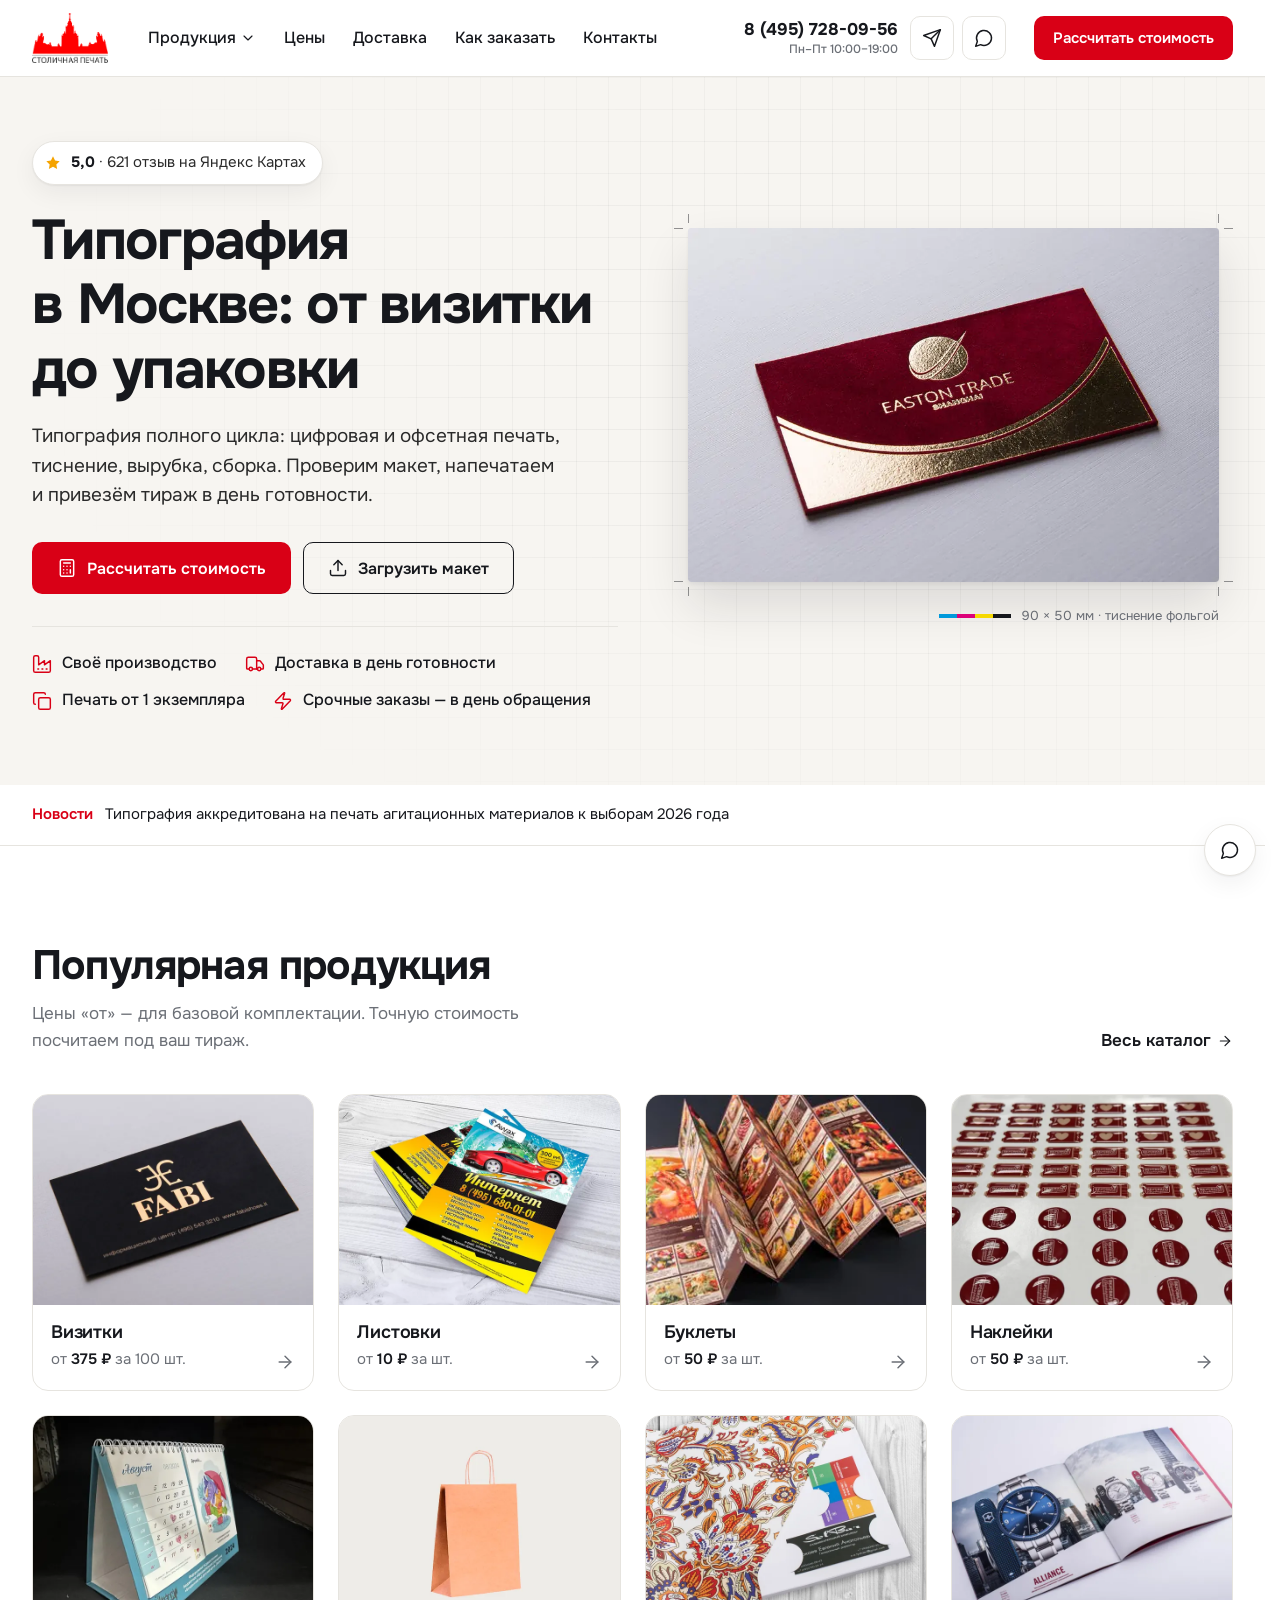
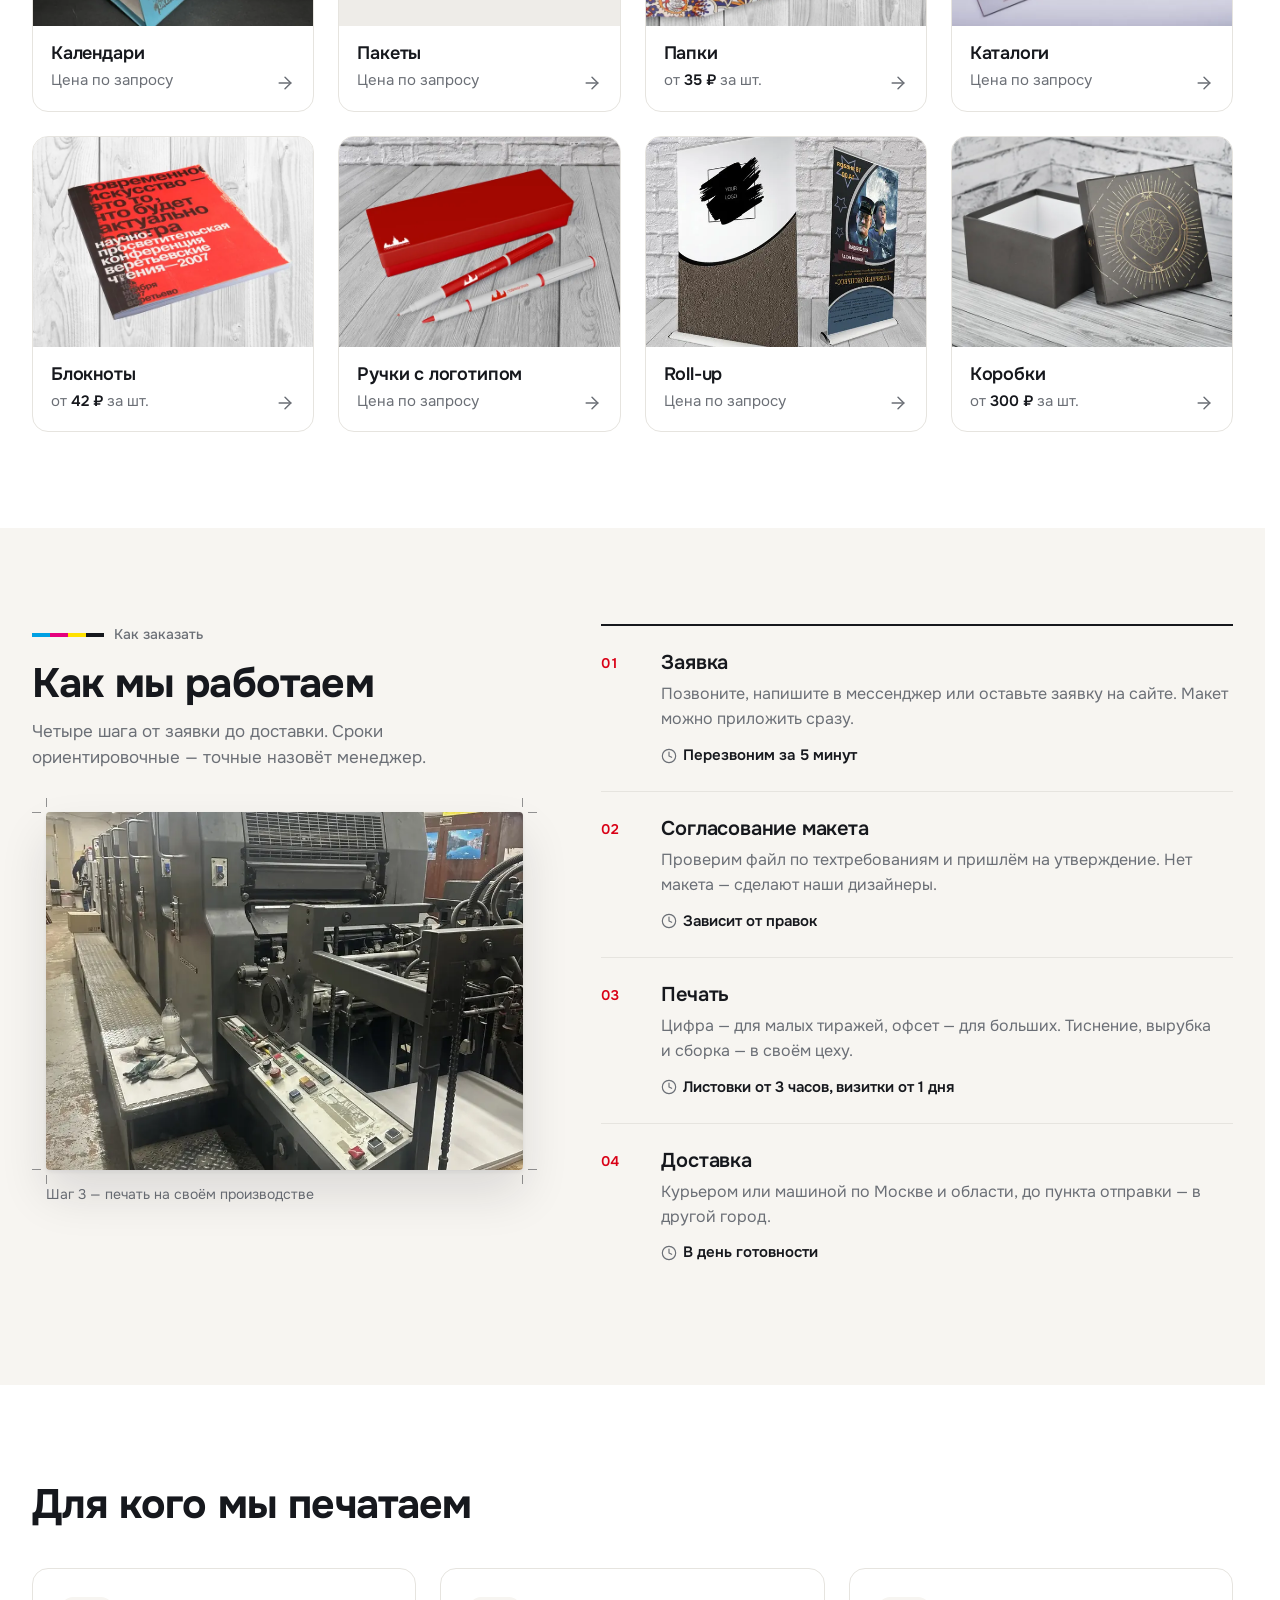
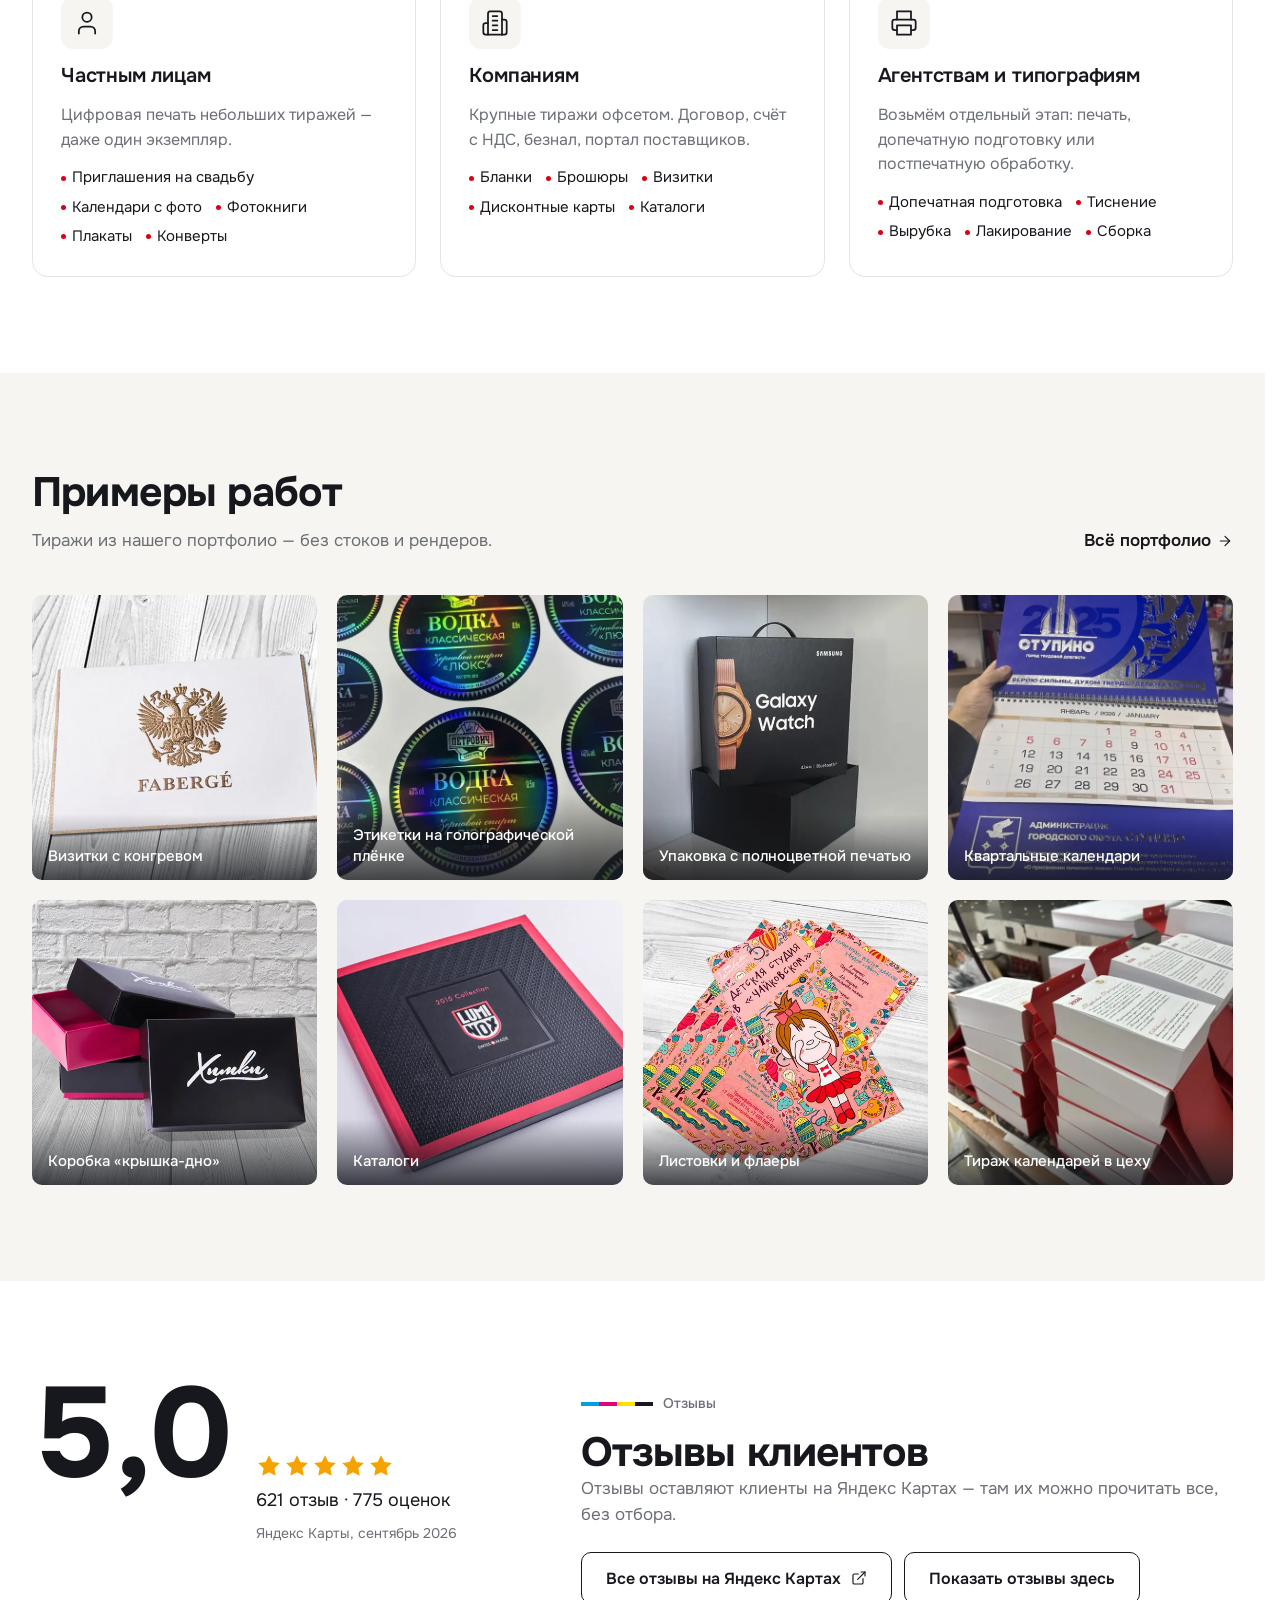
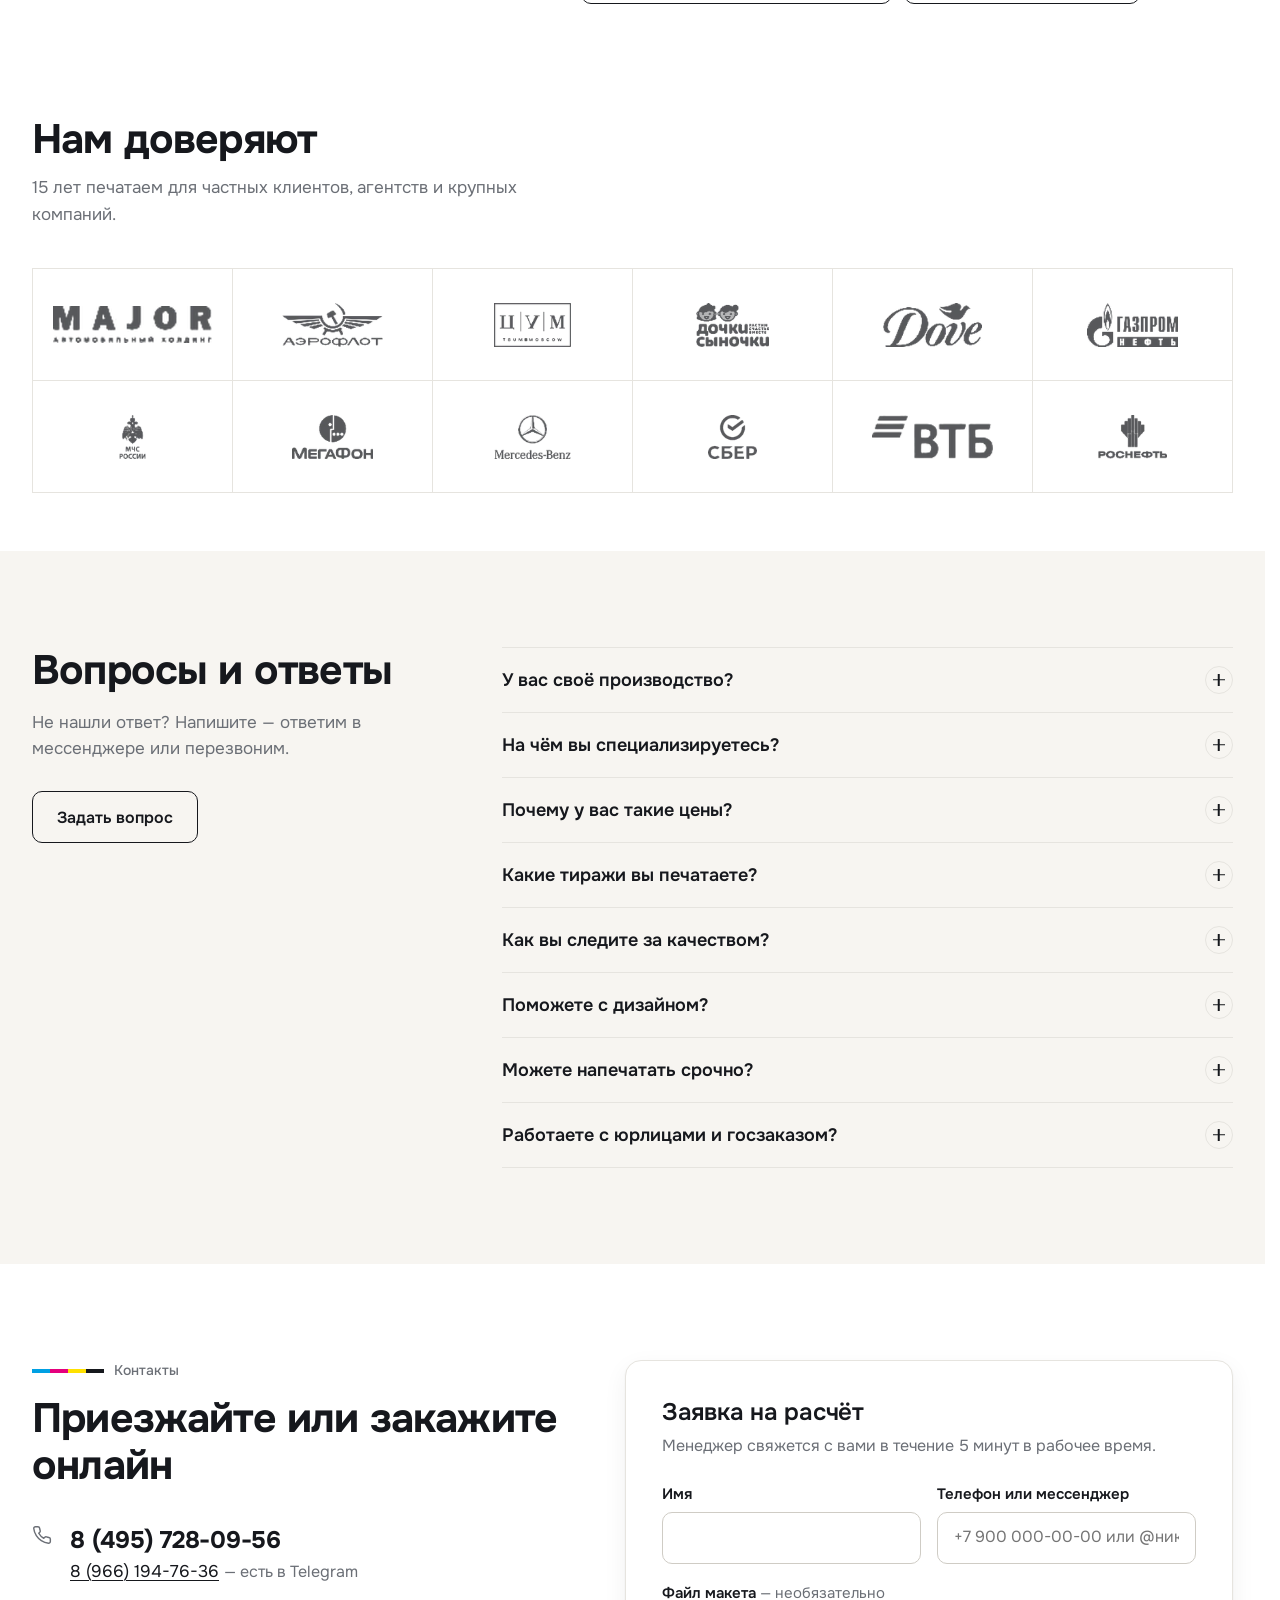
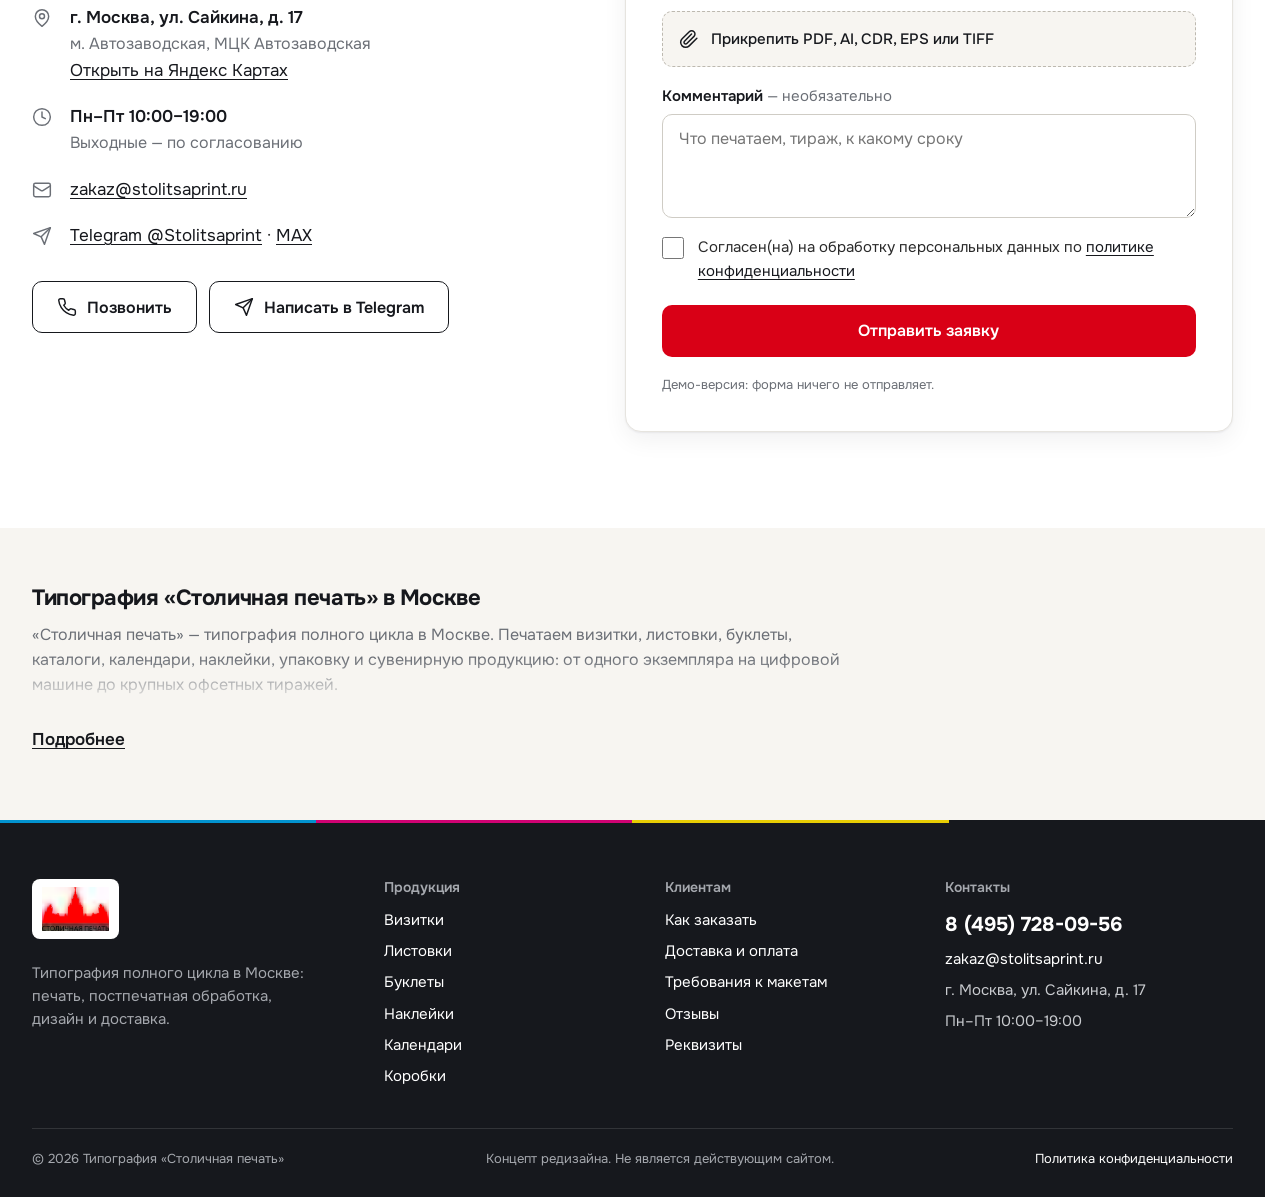
<file: index.html>
<!doctype html>
<html lang="ru">
<head>
  <meta charset="utf-8">
  <meta name="viewport" content="width=device-width, initial-scale=1">
  <title>Типография в Москве — от визитки до упаковки | Столичная печать</title>
  <meta name="description" content="Типография полного цикла в Москве: визитки, листовки, буклеты, календари и упаковка. Цифровая и офсетная печать от 1 экземпляра, доставка в день готовности.">
  <!-- Концепт: не индексировать, чтобы не конкурировать с действующим сайтом -->
  <meta name="robots" content="noindex, nofollow">
  <meta name="theme-color" content="#ffffff">
  <meta property="og:type" content="website">
  <meta property="og:locale" content="ru_RU">
  <meta property="og:title" content="Типография в Москве — от визитки до упаковки | Столичная печать">
  <meta property="og:description" content="Своё производство, срочные заказы в день обращения, доставка в день готовности. Рейтинг 5,0 на Яндекс Картах.">
  <link rel="icon" href="assets/img/favicon.png" type="image/png">
  <link rel="preconnect" href="https://fonts.googleapis.com">
  <link rel="preconnect" href="https://fonts.gstatic.com" crossorigin>
  <link rel="stylesheet" href="https://fonts.googleapis.com/css2?family=Onest:wght@400;500;600;700&display=swap">
  <link rel="preload" as="image" href="assets/img/hero-card.webp" fetchpriority="high">
  <link rel="stylesheet" href="assets/css/styles.css">
  <script>document.documentElement.classList.add('js');</script>
  <script src="assets/js/main.js" defer></script>
  <script type="application/ld+json">
  {
    "@context": "https://schema.org",
    "@type": "LocalBusiness",
    "@id": "https://stolitsaprint.ru/#business",
    "name": "Типография «Столичная печать»",
    "url": "https://stolitsaprint.ru/",
    "logo": "https://stolitsaprint.ru/local/templates/stolitsaprint/img/logo.png",
    "image": "https://stolitsaprint.ru/local/templates/stolitsaprint/img/logo.png",
    "telephone": "+7-495-728-09-56",
    "email": "zakaz@stolitsaprint.ru",
    "address": {
      "@type": "PostalAddress",
      "streetAddress": "ул. Сайкина, д. 17",
      "addressLocality": "Москва",
      "addressCountry": "RU"
    },
    "openingHoursSpecification": [{
      "@type": "OpeningHoursSpecification",
      "dayOfWeek": ["Monday", "Tuesday", "Wednesday", "Thursday", "Friday"],
      "opens": "10:00",
      "closes": "19:00"
    }],
    "sameAs": [
      "https://yandex.ru/maps/org/stolichnaya_pechat/109474708902/",
      "https://t.me/Stolitsaprint"
    ]
  }
  </script>
</head>
<body>
<!-- Иконки: один набор (Lucide), линейные, одна толщина -->
<svg width="0" height="0" style="position:absolute" aria-hidden="true" focusable="false">
  <symbol id="i-phone" viewBox="0 0 24 24"><path d="M22 16.92v3a2 2 0 0 1-2.18 2 19.79 19.79 0 0 1-8.63-3.07 19.5 19.5 0 0 1-6-6 19.79 19.79 0 0 1-3.07-8.67A2 2 0 0 1 4.11 2h3a2 2 0 0 1 2 1.72 12.84 12.84 0 0 0 .7 2.81 2 2 0 0 1-.45 2.11L8.09 9.91a16 16 0 0 0 6 6l1.27-1.27a2 2 0 0 1 2.11-.45 12.84 12.84 0 0 0 2.81.7A2 2 0 0 1 22 16.92z"/></symbol>
  <symbol id="i-send" viewBox="0 0 24 24"><path d="m22 2-7 20-4-9-9-4Z"/><path d="M22 2 11 13"/></symbol>
  <symbol id="i-msg" viewBox="0 0 24 24"><path d="M7.9 20A9 9 0 1 0 4 16.1L2 22Z"/></symbol>
  <symbol id="i-menu" viewBox="0 0 24 24"><path d="M4 6h16"/><path d="M4 12h16"/><path d="M4 18h16"/></symbol>
  <symbol id="i-x" viewBox="0 0 24 24"><path d="M18 6 6 18"/><path d="m6 6 12 12"/></symbol>
  <symbol id="i-chev-down" viewBox="0 0 24 24"><path d="m6 9 6 6 6-6"/></symbol>
  <symbol id="i-arrow-right" viewBox="0 0 24 24"><path d="M5 12h14"/><path d="m12 5 7 7-7 7"/></symbol>
  <symbol id="i-star" viewBox="0 0 24 24"><path d="M12 2l3.09 6.26L22 9.27l-5 4.87 1.18 6.88L12 17.77l-6.18 3.25L7 14.14 2 9.27l6.91-1.01L12 2z"/></symbol>
  <symbol id="i-factory" viewBox="0 0 24 24"><path d="M2 20a2 2 0 0 0 2 2h16a2 2 0 0 0 2-2V8l-7 5V8l-7 5V4a2 2 0 0 0-2-2H4a2 2 0 0 0-2 2Z"/><path d="M17 18h1"/><path d="M12 18h1"/><path d="M7 18h1"/></symbol>
  <symbol id="i-truck" viewBox="0 0 24 24"><path d="M14 18V6a2 2 0 0 0-2-2H4a2 2 0 0 0-2 2v11a1 1 0 0 0 1 1h2"/><path d="M15 18H9"/><path d="M19 18h2a1 1 0 0 0 1-1v-3.65a1 1 0 0 0-.22-.62l-3.48-4.35A1 1 0 0 0 17.52 8H14"/><circle cx="17" cy="18" r="2"/><circle cx="7" cy="18" r="2"/></symbol>
  <symbol id="i-zap" viewBox="0 0 24 24"><path d="M4 14a1 1 0 0 1-.78-1.63l9.9-10.2a.5.5 0 0 1 .86.46l-1.92 6.02A1 1 0 0 0 13 10h7a1 1 0 0 1 .78 1.63l-9.9 10.2a.5.5 0 0 1-.86-.46l1.92-6.02A1 1 0 0 0 11 14z"/></symbol>
  <symbol id="i-copy" viewBox="0 0 24 24"><rect width="14" height="14" x="8" y="8" rx="2"/><path d="M4 16c-1.1 0-2-.9-2-2V4c0-1.1.9-2 2-2h10c1.1 0 2 .9 2 2"/></symbol>
  <symbol id="i-upload" viewBox="0 0 24 24"><path d="M21 15v4a2 2 0 0 1-2 2H5a2 2 0 0 1-2-2v-4"/><path d="m17 8-5-5-5 5"/><path d="M12 3v12"/></symbol>
  <symbol id="i-calc" viewBox="0 0 24 24"><rect width="16" height="20" x="4" y="2" rx="2"/><path d="M8 6h8"/><path d="M16 14v4"/><path d="M16 10h.01"/><path d="M12 10h.01"/><path d="M8 10h.01"/><path d="M12 14h.01"/><path d="M8 14h.01"/><path d="M12 18h.01"/><path d="M8 18h.01"/></symbol>
  <symbol id="i-check-circle" viewBox="0 0 24 24"><circle cx="12" cy="12" r="10"/><path d="m9 12 2 2 4-4"/></symbol>
  <symbol id="i-pin" viewBox="0 0 24 24"><path d="M20 10c0 6-8 12-8 12s-8-6-8-12a8 8 0 0 1 16 0Z"/><circle cx="12" cy="10" r="3"/></symbol>
  <symbol id="i-clock" viewBox="0 0 24 24"><circle cx="12" cy="12" r="10"/><path d="M12 6v6l4 2"/></symbol>
  <symbol id="i-mail" viewBox="0 0 24 24"><rect width="20" height="16" x="2" y="4" rx="2"/><path d="m22 7-8.97 5.7a1.94 1.94 0 0 1-2.06 0L2 7"/></symbol>
  <symbol id="i-user" viewBox="0 0 24 24"><path d="M19 21v-2a4 4 0 0 0-4-4H9a4 4 0 0 0-4 4v2"/><circle cx="12" cy="7" r="4"/></symbol>
  <symbol id="i-building" viewBox="0 0 24 24"><path d="M6 22V4a2 2 0 0 1 2-2h8a2 2 0 0 1 2 2v18Z"/><path d="M6 12H4a2 2 0 0 0-2 2v6a2 2 0 0 0 2 2h2"/><path d="M18 9h2a2 2 0 0 1 2 2v9a2 2 0 0 1-2 2h-2"/><path d="M10 6h4"/><path d="M10 10h4"/><path d="M10 14h4"/><path d="M10 18h4"/></symbol>
  <symbol id="i-printer" viewBox="0 0 24 24"><path d="M6 9V2h12v7"/><path d="M6 18H4a2 2 0 0 1-2-2v-5a2 2 0 0 1 2-2h16a2 2 0 0 1 2 2v5a2 2 0 0 1-2 2h-2"/><rect width="12" height="8" x="6" y="14"/></symbol>
  <symbol id="i-external" viewBox="0 0 24 24"><path d="M15 3h6v6"/><path d="M10 14 21 3"/><path d="M18 13v6a2 2 0 0 1-2 2H5a2 2 0 0 1-2-2V8a2 2 0 0 1 2-2h6"/></symbol>
  <symbol id="i-paperclip" viewBox="0 0 24 24"><path d="m21.44 11.05-9.19 9.19a6 6 0 0 1-8.49-8.49l8.57-8.57A4 4 0 1 1 18 8.84l-8.59 8.57a2 2 0 0 1-2.83-2.83l8.49-8.48"/></symbol>
</svg>

<a class="skip-link" href="#main">Перейти к содержанию</a>

<header class="header">
  <div class="container header__inner">
    <a class="logo" href="./" aria-label="Столичная печать — на главную"><img src="assets/img/logo.png" width="189" height="125" alt="Столичная печать"></a>
    <nav class="nav" aria-label="Основное меню">
      <button class="nav__link" id="mega-btn" type="button" aria-expanded="false" aria-controls="mega">Продукция <svg class="i i--sm" aria-hidden="true"><use href="#i-chev-down"/></svg></button>
      <a class="nav__link" href="#" data-stub>Цены</a>
      <a class="nav__link" href="vizitki/#delivery">Доставка</a>
      <a class="nav__link" href="#how">Как заказать</a>
      <a class="nav__link" href="#contacts">Контакты</a>
    </nav>
    <div class="header__contacts">
      <div class="header__phone-wrap"><a class="header__phone" href="tel:+74957280956">8 (495) 728-09-56</a><span class="header__hours">Пн–Пт 10:00–19:00</span></div>
      <a class="icon-btn icon-btn--call" href="tel:+74957280956" aria-label="Позвонить: 8 (495) 728-09-56"><svg class="i" aria-hidden="true"><use href="#i-phone"/></svg></a>
      <a class="icon-btn" href="https://t.me/Stolitsaprint" target="_blank" rel="noopener" aria-label="Написать в Telegram" title="Telegram"><svg class="i" aria-hidden="true"><use href="#i-send"/></svg></a>
      <a class="icon-btn" href="https://max.ru/u/f9LHodD0cOImZH7Z6fxQsS6uw_I-IrdhSO24rC0mJl4U2F6npe6dw1zh8OI" target="_blank" rel="noopener" aria-label="Написать в MAX" title="MAX"><svg class="i" aria-hidden="true"><use href="#i-msg"/></svg></a>
    </div>
    <button class="btn btn--primary btn--sm header__cta" type="button" data-order data-title="Расчёт стоимости">Рассчитать стоимость</button>
    <button class="icon-btn burger" id="burger" type="button" aria-expanded="false" aria-controls="mnav" aria-label="Открыть меню"><svg class="i" aria-hidden="true"><use href="#i-menu"/></svg></button>
  </div>

  <div class="mega" id="mega" hidden>
    <div class="container mega__grid">
      <div class="mega__group">
        <h3>Полиграфия</h3>
        <ul>
          <li><a href="vizitki/">Визитки</a></li>
          <li><a href="#" data-stub>Листовки</a></li>
          <li><a href="#" data-stub>Буклеты</a></li>
          <li><a href="#" data-stub>Каталоги</a></li>
          <li><a href="#" data-stub>Блокноты</a></li>
          <li><a href="#" data-stub>Календари</a></li>
          <li><a href="#" data-stub>Наклейки</a></li>
        </ul>
      </div>
      <div class="mega__group">
        <h3>Упаковка</h3>
        <ul>
          <li><a href="#" data-stub>Коробки</a></li>
          <li><a href="#" data-stub>Пакеты</a></li>
          <li><a href="#" data-stub>Подарочная упаковка</a></li>
          <li><a href="#" data-stub>Папки</a></li>
        </ul>
      </div>
      <div class="mega__group">
        <h3>Сувениры</h3>
        <ul>
          <li><a href="#" data-stub>Ручки с логотипом</a></li>
          <li><a href="#" data-stub>Кружки</a></li>
          <li><a href="#" data-stub>Ежедневники</a></li>
          <li><a href="#" data-stub>Футболки</a></li>
        </ul>
      </div>
      <div class="mega__group">
        <h3>Реклама и POS</h3>
        <ul>
          <li><a href="#" data-stub>Roll-up</a></li>
          <li><a href="#" data-stub>Баннеры</a></li>
          <li><a href="#" data-stub>Вывески</a></li>
          <li><a href="#" data-stub>POS-материалы</a></li>
        </ul>
      </div>
      <div class="mega__group">
        <h3>Дизайн</h3>
        <ul>
          <li><a href="#" data-stub>Разработка макета</a></li>
          <li><a href="#" data-stub>Логотип</a></li>
          <li><a href="#" data-stub>Фирменный стиль</a></li>
        </ul>
      </div>
      <div class="mega__promo">
        <h3>Не нашли нужное?</h3>
        <p>Опишите задачу или пришлите макет — посчитаем любой тираж.</p>
        <button class="btn btn--secondary btn--sm" type="button" data-order data-title="Расчёт заказа">Оставить заявку</button>
        <a class="link-arrow" href="#" data-stub>Весь каталог <svg class="i i--sm" aria-hidden="true"><use href="#i-arrow-right"/></svg></a>
      </div>
    </div>
  </div>
</header>

<div class="mnav" id="mnav" hidden>
  <nav aria-label="Мобильное меню">
    <ul class="mnav__list">
      <li>
        <button class="mnav__link" type="button" data-toggle aria-expanded="false" aria-controls="mnav-products">Продукция <svg class="i" aria-hidden="true"><use href="#i-chev-down"/></svg></button>
        <ul class="mnav__sub" id="mnav-products" hidden>
          <li><a href="vizitki/">Визитки</a></li>
          <li><a href="#" data-stub>Листовки</a></li>
          <li><a href="#" data-stub>Буклеты</a></li>
          <li><a href="#" data-stub>Наклейки</a></li>
          <li><a href="#" data-stub>Календари</a></li>
          <li><a href="#" data-stub>Каталоги</a></li>
          <li><a href="#" data-stub>Коробки</a></li>
          <li><a href="#" data-stub>Пакеты</a></li>
          <li><a href="#" data-stub>Сувениры</a></li>
          <li><a href="#" data-stub>Весь каталог</a></li>
        </ul>
      </li>
      <li><a class="mnav__link" href="#" data-stub>Цены</a></li>
      <li><a class="mnav__link" href="vizitki/#delivery">Доставка</a></li>
      <li><a class="mnav__link" href="#how">Как заказать</a></li>
      <li><a class="mnav__link" href="#contacts">Контакты</a></li>
    </ul>
    <div class="mnav__foot">
      <a class="header__phone" href="tel:+74957280956">8 (495) 728-09-56</a>
      <button class="btn btn--primary btn--block" type="button" data-order data-title="Расчёт стоимости">Рассчитать стоимость</button>
      <a class="btn btn--secondary btn--block" href="https://t.me/Stolitsaprint" target="_blank" rel="noopener"><svg class="i" aria-hidden="true"><use href="#i-send"/></svg>Telegram</a>
      <a class="btn btn--secondary btn--block" href="https://max.ru/u/f9LHodD0cOImZH7Z6fxQsS6uw_I-IrdhSO24rC0mJl4U2F6npe6dw1zh8OI" target="_blank" rel="noopener"><svg class="i" aria-hidden="true"><use href="#i-msg"/></svg>MAX</a>
    </div>
  </nav>
</div>

<main id="main">
  <!-- 1. Первый экран -->
  <section class="hero" aria-labelledby="hero-title">
    <div class="container hero__grid">
      <div class="hero__text">
        <a class="rating-badge" href="https://yandex.ru/maps/org/stolichnaya_pechat/109474708902/" target="_blank" rel="noopener">
          <span class="stars" aria-hidden="true"><svg class="i"><use href="#i-star"/></svg></span>
          <span><strong>5,0</strong> · 621 отзыв на Яндекс Картах</span>
        </a>
        <h1 id="hero-title">Типография в&nbsp;Москве: от&nbsp;визитки до&nbsp;упаковки</h1>
        <p class="hero__lead">Типография полного цикла: цифровая и&nbsp;офсетная печать, тиснение, вырубка, сборка. Проверим макет, напечатаем и&nbsp;привезём тираж в&nbsp;день готовности.</p>
        <div class="hero__actions">
          <button class="btn btn--primary" type="button" data-order data-title="Расчёт стоимости"><svg class="i" aria-hidden="true"><use href="#i-calc"/></svg>Рассчитать стоимость</button>
          <button class="btn btn--secondary" type="button" data-order data-file><svg class="i" aria-hidden="true"><use href="#i-upload"/></svg>Загрузить макет</button>
        </div>
        <ul class="facts">
          <li><svg class="i" aria-hidden="true"><use href="#i-factory"/></svg>Своё производство</li>
          <li><svg class="i" aria-hidden="true"><use href="#i-truck"/></svg>Доставка в&nbsp;день готовности</li>
          <li><svg class="i" aria-hidden="true"><use href="#i-copy"/></svg>Печать от&nbsp;1&nbsp;экземпляра</li>
          <li><svg class="i" aria-hidden="true"><use href="#i-zap"/></svg>Срочные заказы — в&nbsp;день обращения</li>
        </ul>
      </div>
      <div class="hero__media">
        <div class="hero__photo crop">
          <img src="assets/img/hero-card.webp" width="817" height="544" alt="Визитка на бордовом картоне с золотым тиснением фольгой" fetchpriority="high" decoding="async">
        </div>
        <p class="hero__spec"><span class="cmyk" aria-hidden="true"></span>90 × 50 мм · тиснение фольгой</p>
      </div>
    </div>
  </section>

  <div class="newsline">
    <div class="container newsline__inner">
      <span class="newsline__tag">Новости</span>
      <a href="#" data-stub>Типография аккредитована на&nbsp;печать агитационных материалов к&nbsp;выборам 2026&nbsp;года</a>
    </div>
  </div>

  <!-- 2. Популярная продукция -->
  <section class="section" id="products" aria-labelledby="products-title">
    <div class="container">
      <div class="section-head">
        <div>
          <h2 id="products-title">Популярная продукция</h2>
          <p>Цены «от» — для базовой комплектации. Точную стоимость посчитаем под ваш тираж.</p>
        </div>
        <a class="section-head__link" href="#" data-stub>Весь каталог <svg class="i i--sm" aria-hidden="true"><use href="#i-arrow-right"/></svg></a>
      </div>
      <ul class="products">
        <li class="product">
          <div class="product__img"><img style="background:url([data-uri]) center/cover" src="assets/img/products/vizitki.webp" width="640" height="480" alt="Чёрная визитка с золотым логотипом" loading="lazy" decoding="async"></div>
          <div class="product__body">
            <div><h3 class="product__name"><a href="vizitki/">Визитки</a></h3><p class="product__price">от <strong>375&nbsp;₽</strong> за 100&nbsp;шт.</p></div>
            <svg class="i product__arrow" aria-hidden="true"><use href="#i-arrow-right"/></svg>
          </div>
        </li>
        <li class="product">
          <div class="product__img"><img style="background:url([data-uri]) center/cover" src="assets/img/products/listovki.webp" width="640" height="480" alt="Пачки цветных листовок" loading="lazy" decoding="async"></div>
          <div class="product__body">
            <div><h3 class="product__name"><a href="#" data-stub>Листовки</a></h3><p class="product__price">от <strong>10&nbsp;₽</strong> за шт.</p></div>
            <svg class="i product__arrow" aria-hidden="true"><use href="#i-arrow-right"/></svg>
          </div>
        </li>
        <li class="product">
          <div class="product__img"><img style="background:url([data-uri]) center/cover" src="assets/img/products/buklety.webp" width="270" height="202" alt="Буклет-гармошка с меню ресторана" loading="lazy" decoding="async"></div>
          <div class="product__body">
            <div><h3 class="product__name"><a href="#" data-stub>Буклеты</a></h3><p class="product__price">от <strong>50&nbsp;₽</strong> за шт.</p></div>
            <svg class="i product__arrow" aria-hidden="true"><use href="#i-arrow-right"/></svg>
          </div>
        </li>
        <li class="product">
          <div class="product__img"><img style="background:url([data-uri]) center/cover" src="assets/img/products/nakleyki.webp" width="640" height="480" alt="Лист наклеек-этикеток после вырубки" loading="lazy" decoding="async"></div>
          <div class="product__body">
            <div><h3 class="product__name"><a href="#" data-stub>Наклейки</a></h3><p class="product__price">от <strong>50&nbsp;₽</strong> за шт.</p></div>
            <svg class="i product__arrow" aria-hidden="true"><use href="#i-arrow-right"/></svg>
          </div>
        </li>
        <li class="product">
          <div class="product__img"><img style="background:url([data-uri]) center/cover" src="assets/img/products/kalendari.webp" width="640" height="480" alt="Настольный календарь-домик на пружине" loading="lazy" decoding="async"></div>
          <div class="product__body">
            <div><h3 class="product__name"><a href="#" data-stub>Календари</a></h3><p class="product__price product__price--request">Цена по запросу</p></div>
            <svg class="i product__arrow" aria-hidden="true"><use href="#i-arrow-right"/></svg>
          </div>
        </li>
        <li class="product">
          <div class="product__img"><img style="background:url([data-uri]) center/cover" src="assets/img/products/pakety.webp" width="640" height="480" alt="Крафтовый бумажный пакет" loading="lazy" decoding="async"></div>
          <div class="product__body">
            <div><h3 class="product__name"><a href="#" data-stub>Пакеты</a></h3><p class="product__price product__price--request">Цена по запросу</p></div>
            <svg class="i product__arrow" aria-hidden="true"><use href="#i-arrow-right"/></svg>
          </div>
        </li>
        <li class="product">
          <div class="product__img"><img style="background:url([data-uri]) center/cover" src="assets/img/products/papki.webp" width="640" height="480" alt="Папка с фирменным орнаментом" loading="lazy" decoding="async"></div>
          <div class="product__body">
            <div><h3 class="product__name"><a href="#" data-stub>Папки</a></h3><p class="product__price">от <strong>35&nbsp;₽</strong> за шт.</p></div>
            <svg class="i product__arrow" aria-hidden="true"><use href="#i-arrow-right"/></svg>
          </div>
        </li>
        <li class="product">
          <div class="product__img"><img style="background:url([data-uri]) center/cover" src="assets/img/products/katalogi.webp" width="640" height="480" alt="Раскрытый каталог часов" loading="lazy" decoding="async"></div>
          <div class="product__body">
            <div><h3 class="product__name"><a href="#" data-stub>Каталоги</a></h3><p class="product__price product__price--request">Цена по запросу</p></div>
            <svg class="i product__arrow" aria-hidden="true"><use href="#i-arrow-right"/></svg>
          </div>
        </li>
        <li class="product">
          <div class="product__img"><img style="background:url([data-uri]) center/cover" src="assets/img/products/bloknoty.webp" width="640" height="480" alt="Блокнот с красно-чёрной обложкой" loading="lazy" decoding="async"></div>
          <div class="product__body">
            <div><h3 class="product__name"><a href="#" data-stub>Блокноты</a></h3><p class="product__price">от <strong>42&nbsp;₽</strong> за шт.</p></div>
            <svg class="i product__arrow" aria-hidden="true"><use href="#i-arrow-right"/></svg>
          </div>
        </li>
        <li class="product">
          <div class="product__img"><img style="background:url([data-uri]) center/cover" src="assets/img/products/ruchki.webp" width="640" height="480" alt="Ручки с логотипом в подарочном футляре" loading="lazy" decoding="async"></div>
          <div class="product__body">
            <div><h3 class="product__name"><a href="#" data-stub>Ручки с&nbsp;логотипом</a></h3><p class="product__price product__price--request">Цена по запросу</p></div>
            <svg class="i product__arrow" aria-hidden="true"><use href="#i-arrow-right"/></svg>
          </div>
        </li>
        <li class="product">
          <div class="product__img"><img style="background:url([data-uri]) center/cover" src="assets/img/products/roll-up.webp" width="545" height="408" alt="Два мобильных стенда roll-up" loading="lazy" decoding="async"></div>
          <div class="product__body">
            <div><h3 class="product__name"><a href="#" data-stub>Roll-up</a></h3><p class="product__price product__price--request">Цена по запросу</p></div>
            <svg class="i product__arrow" aria-hidden="true"><use href="#i-arrow-right"/></svg>
          </div>
        </li>
        <li class="product">
          <div class="product__img"><img style="background:url([data-uri]) center/cover" src="assets/img/products/korobki.webp" width="640" height="480" alt="Чёрная подарочная коробка с золотым узором" loading="lazy" decoding="async"></div>
          <div class="product__body">
            <div><h3 class="product__name"><a href="#" data-stub>Коробки</a></h3><p class="product__price">от <strong>300&nbsp;₽</strong> за шт.</p></div>
            <svg class="i product__arrow" aria-hidden="true"><use href="#i-arrow-right"/></svg>
          </div>
        </li>
      </ul>
    </div>
  </section>

  <!-- 3. Как мы работаем -->
  <section class="section section--paper" id="how" aria-labelledby="how-title">
    <div class="container how">
      <div class="how__aside">
        <p class="eyebrow"><span class="cmyk" aria-hidden="true"></span>Как заказать</p>
        <h2 id="how-title">Как мы работаем</h2>
        <p class="how__lead">Четыре шага от заявки до доставки. Сроки ориентировочные — точные назовёт менеджер.</p>
        <figure class="how__photo">
          <div class="how__img crop"><img style="background:url([data-uri]) center/cover" src="assets/img/press.webp" width="800" height="600" alt="Офсетная печатная машина в цеху" loading="lazy" decoding="async"></div>
          <figcaption>Шаг 3 — печать на своём производстве</figcaption>
        </figure>
      </div>
      <ol class="steps">
        <li class="step">
          <h3>Заявка</h3>
          <p>Позвоните, напишите в мессенджер или оставьте заявку на сайте. Макет можно приложить сразу.</p>
          <span class="step__time"><svg class="i i--sm" aria-hidden="true"><use href="#i-clock"/></svg>Перезвоним за 5 минут</span>
        </li>
        <li class="step">
          <h3>Согласование макета</h3>
          <p>Проверим файл по техтребованиям и пришлём на утверждение. Нет макета — сделают наши дизайнеры.</p>
          <span class="step__time"><svg class="i i--sm" aria-hidden="true"><use href="#i-clock"/></svg>Зависит от правок</span>
        </li>
        <li class="step">
          <h3>Печать</h3>
          <p>Цифра — для малых тиражей, офсет — для больших. Тиснение, вырубка и&nbsp;сборка — в своём цеху.</p>
          <span class="step__time"><svg class="i i--sm" aria-hidden="true"><use href="#i-clock"/></svg>Листовки от 3 часов, визитки от 1 дня</span>
        </li>
        <li class="step">
          <h3>Доставка</h3>
          <p>Курьером или машиной по Москве и области, до пункта отправки — в другой город.</p>
          <span class="step__time"><svg class="i i--sm" aria-hidden="true"><use href="#i-clock"/></svg>В день готовности</span>
        </li>
      </ol>
    </div>
  </section>

  <!-- 4. Для кого -->
  <section class="section" aria-labelledby="who-title">
    <div class="container">
      <div class="section-head"><h2 id="who-title">Для кого мы печатаем</h2></div>
      <div class="audience">
        <article class="aud">
          <span class="aud__icon" aria-hidden="true"><svg class="i i--lg"><use href="#i-user"/></svg></span>
          <h3>Частным лицам</h3>
          <p>Цифровая печать небольших тиражей — даже один экземпляр.</p>
          <ul><li>Приглашения на свадьбу</li><li>Календари с фото</li><li>Фотокниги</li><li>Плакаты</li><li>Конверты</li></ul>
        </article>
        <article class="aud">
          <span class="aud__icon" aria-hidden="true"><svg class="i i--lg"><use href="#i-building"/></svg></span>
          <h3>Компаниям</h3>
          <p>Крупные тиражи офсетом. Договор, счёт с НДС, безнал, портал поставщиков.</p>
          <ul><li>Бланки</li><li>Брошюры</li><li>Визитки</li><li>Дисконтные карты</li><li>Каталоги</li></ul>
        </article>
        <article class="aud">
          <span class="aud__icon" aria-hidden="true"><svg class="i i--lg"><use href="#i-printer"/></svg></span>
          <h3>Агентствам и типографиям</h3>
          <p>Возьмём отдельный этап: печать, допечатную подготовку или постпечатную обработку.</p>
          <ul><li>Допечатная подготовка</li><li>Тиснение</li><li>Вырубка</li><li>Лакирование</li><li>Сборка</li></ul>
        </article>
      </div>
    </div>
  </section>

  <!-- 5. Примеры работ -->
  <section class="section section--paper" id="works" aria-labelledby="works-title">
    <div class="container">
      <div class="section-head">
        <div>
          <h2 id="works-title">Примеры работ</h2>
          <p>Тиражи из нашего портфолио — без стоков и рендеров.</p>
        </div>
        <a class="section-head__link" href="#" data-stub>Всё портфолио <svg class="i i--sm" aria-hidden="true"><use href="#i-arrow-right"/></svg></a>
      </div>
      <ul class="gallery">
        <li><figure class="gallery__item"><img style="background:url([data-uri]) center/cover" src="assets/img/works/tisnenie.webp" width="545" height="545" alt="Визитка с конгревным гербом на белом картоне" loading="lazy" decoding="async"><figcaption>Визитки с конгревом</figcaption></figure></li>
        <li><figure class="gallery__item"><img style="background:url([data-uri]) center/cover" src="assets/img/works/etiketki-golografiya.webp" width="600" height="600" alt="Круглые этикетки на голографической плёнке" loading="lazy" decoding="async"><figcaption>Этикетки на голографической плёнке</figcaption></figure></li>
        <li><figure class="gallery__item"><img style="background:url([data-uri]) center/cover" src="assets/img/works/upakovka-samsung.webp" width="545" height="545" alt="Коробка с ручкой и полноцветной печатью" loading="lazy" decoding="async"><figcaption>Упаковка с полноцветной печатью</figcaption></figure></li>
        <li><figure class="gallery__item"><img style="background:url([data-uri]) center/cover" src="assets/img/works/kalendar-kvartalny.webp" width="600" height="600" alt="Квартальный календарь в руке" loading="lazy" decoding="async"><figcaption>Квартальные календари</figcaption></figure></li>
        <li><figure class="gallery__item"><img style="background:url([data-uri]) center/cover" src="assets/img/works/korobka-himki.webp" width="545" height="545" alt="Коробка крышка-дно с логотипом" loading="lazy" decoding="async"><figcaption>Коробка «крышка-дно»</figcaption></figure></li>
        <li><figure class="gallery__item"><img style="background:url([data-uri]) center/cover" src="assets/img/works/katalog-lumtec.webp" width="545" height="545" alt="Каталог в твёрдой чёрной обложке" loading="lazy" decoding="async"><figcaption>Каталоги</figcaption></figure></li>
        <li><figure class="gallery__item"><img style="background:url([data-uri]) center/cover" src="assets/img/works/listovki-stanciya.webp" width="545" height="545" alt="Стопки листовок и флаеров" loading="lazy" decoding="async"><figcaption>Листовки и флаеры</figcaption></figure></li>
        <li><figure class="gallery__item"><img style="background:url([data-uri]) center/cover" src="assets/img/works/proizvodstvo.webp" width="600" height="600" alt="Готовый тираж календарей в цеху перед отгрузкой" loading="lazy" decoding="async"><figcaption>Тираж календарей в цеху</figcaption></figure></li>
      </ul>
    </div>
  </section>

  <!-- 6. Отзывы -->
  <section class="section" id="reviews" aria-labelledby="reviews-title">
    <div class="container">
      <div class="reviews">
        <div class="score">
          <p class="score__num" aria-hidden="true">5,0</p>
          <div class="score__meta">
            <span class="stars" aria-hidden="true"><svg class="i"><use href="#i-star"/></svg><svg class="i"><use href="#i-star"/></svg><svg class="i"><use href="#i-star"/></svg><svg class="i"><use href="#i-star"/></svg><svg class="i"><use href="#i-star"/></svg></span>
            <p><span class="visually-hidden">Рейтинг 5,0 из 5: </span>621 отзыв · 775 оценок</p>
            <small>Яндекс Карты, сентябрь 2026</small>
          </div>
        </div>
        <div class="reviews__text">
          <p class="eyebrow"><span class="cmyk" aria-hidden="true"></span>Отзывы</p>
          <h2 id="reviews-title">Отзывы клиентов</h2>
          <p>Отзывы оставляют клиенты на Яндекс Картах — там их можно прочитать все, без отбора.</p>
          <div class="reviews__actions">
            <a class="btn btn--secondary" href="https://yandex.ru/maps/org/stolichnaya_pechat/109474708902/" target="_blank" rel="noopener">Все отзывы на Яндекс Картах <svg class="i i--sm" aria-hidden="true"><use href="#i-external"/></svg></a>
            <button class="btn btn--secondary" type="button" data-reviews-load aria-controls="reviews-widget" aria-expanded="false">Показать отзывы здесь</button>
          </div>
        </div>
      </div>
      <div class="widget-slot" id="reviews-widget" hidden><div class="widget-frame"></div></div>
    </div>
  </section>

  <!-- 7. Клиенты -->
  <section class="section section--tight" aria-labelledby="clients-title" style="padding-top:0">
    <div class="container">
      <div class="section-head">
        <div>
          <h2 id="clients-title">Нам доверяют</h2>
          <p>15 лет печатаем для частных клиентов, агентств и крупных компаний.</p>
        </div>
      </div>
      <ul class="clients">
        <li><img decoding="async" src="assets/img/clients/major.webp" width="200" height="46" alt="Major"></li>
        <li><img decoding="async" src="assets/img/clients/aeroflot.webp" width="147" height="64" alt="Аэрофлот"></li>
        <li><img decoding="async" src="assets/img/clients/tsum.webp" width="113" height="64" alt="ЦУМ"></li>
        <li><img decoding="async" src="assets/img/clients/dochki.webp" width="105" height="64" alt="Дочки-Сыночки"></li>
        <li><img decoding="async" src="assets/img/clients/dove.webp" width="145" height="64" alt="Dove"></li>
        <li><img decoding="async" src="assets/img/clients/gpn.webp" width="133" height="64" alt="Газпром нефть"></li>
        <li><img decoding="async" src="assets/img/clients/mchs.webp" width="40" height="64" alt="МЧС России"></li>
        <li><img decoding="async" src="assets/img/clients/megafon.webp" width="118" height="64" alt="МегаФон"></li>
        <li><img decoding="async" src="assets/img/clients/mercedes.webp" width="113" height="64" alt="Mercedes-Benz"></li>
        <li><img decoding="async" src="assets/img/clients/sber.webp" width="72" height="64" alt="Сбер"></li>
        <li><img decoding="async" src="assets/img/clients/vtb.webp" width="176" height="64" alt="ВТБ"></li>
        <li><img decoding="async" src="assets/img/clients/rosneft.webp" width="101" height="64" alt="Роснефть"></li>
      </ul>
    </div>
  </section>

  <!-- 8. Вопросы и ответы -->
  <section class="section section--paper" id="faq" aria-labelledby="faq-title">
    <div class="container faq-wrap">
      <div class="faq-aside">
        <h2 id="faq-title">Вопросы и ответы</h2>
        <p>Не нашли ответ? Напишите — ответим в мессенджере или перезвоним.</p>
        <button class="btn btn--secondary" type="button" data-order data-title="Вопрос менеджеру">Задать вопрос</button>
      </div>
      <div class="accordion">
        <div class="acc">
          <h3><button class="acc__btn" type="button" data-toggle aria-expanded="false" aria-controls="faq-1" id="faq-1-btn">У вас своё производство?<span class="acc__sign" aria-hidden="true"></span></button></h3>
          <div class="acc__panel" id="faq-1" role="region" aria-labelledby="faq-1-btn" hidden><p>Да, несколько площадок. На ул. Сайкина — офис и цифровая печать, на ул. Зорге — офсетная, шелкотрафаретная печать и печать на текстиле, в Домодедово — производство вывесок и интерьерной печати.</p></div>
        </div>
        <div class="acc">
          <h3><button class="acc__btn" type="button" data-toggle aria-expanded="false" aria-controls="faq-2" id="faq-2-btn">На чём вы специализируетесь?<span class="acc__sign" aria-hidden="true"></span></button></h3>
          <div class="acc__panel" id="faq-2" role="region" aria-labelledby="faq-2-btn" hidden><p>Офсетная, цифровая, флексо- и шелкотрафаретная печать, печать на текстиле, брендирование сувениров, интерьерная печать и вывески. Постпечатная обработка: тиснение, вырубка, склейка, лакирование, сборка и упаковка.</p></div>
        </div>
        <div class="acc">
          <h3><button class="acc__btn" type="button" data-toggle aria-expanded="false" aria-controls="faq-3" id="faq-3-btn">Почему у вас такие цены?<span class="acc__sign" aria-hidden="true"></span></button></h3>
          <div class="acc__panel" id="faq-3" role="region" aria-labelledby="faq-3-btn" hidden><p>Производство автоматизировано, а небольшие заказы мы собираем на один печатный лист и печатаем общим спуском. Так цена ниже рыночной без потери качества.</p></div>
        </div>
        <div class="acc">
          <h3><button class="acc__btn" type="button" data-toggle aria-expanded="false" aria-controls="faq-4" id="faq-4-btn">Какие тиражи вы печатаете?<span class="acc__sign" aria-hidden="true"></span></button></h3>
          <div class="acc__panel" id="faq-4" role="region" aria-labelledby="faq-4-btn" hidden><p>Любые — от одного экземпляра до миллионных тиражей. Для частных клиентов и небольших заказов есть отдельное направление.</p></div>
        </div>
        <div class="acc">
          <h3><button class="acc__btn" type="button" data-toggle aria-expanded="false" aria-controls="faq-5" id="faq-5-btn">Как вы следите за качеством?<span class="acc__sign" aria-hidden="true"></span></button></h3>
          <div class="acc__panel" id="faq-5" role="region" aria-labelledby="faq-5-btn" hidden><p>Работаем в основном на немецком оборудовании, в штате — опытные дипломированные печатники. Есть оборудование для цветопробы, материалы берём у проверенных поставщиков.</p></div>
        </div>
        <div class="acc">
          <h3><button class="acc__btn" type="button" data-toggle aria-expanded="false" aria-controls="faq-6" id="faq-6-btn">Поможете с дизайном?<span class="acc__sign" aria-hidden="true"></span></button></h3>
          <div class="acc__panel" id="faq-6" role="region" aria-labelledby="faq-6-btn" hidden><p>Да. В штате дизайнеры, фотографы и верстальщики: сделаем макет с нуля, доработаем ваш или сверстаем каталог. Правка готового макета — 500 ₽, разработка макета — от 1500 ₽.</p></div>
        </div>
        <div class="acc">
          <h3><button class="acc__btn" type="button" data-toggle aria-expanded="false" aria-controls="faq-7" id="faq-7-btn">Можете напечатать срочно?<span class="acc__sign" aria-hidden="true"></span></button></h3>
          <div class="acc__panel" id="faq-7" role="region" aria-labelledby="faq-7-btn" hidden><p>Да. При необходимости печатаем в день обращения, в выходные и праздники, а доставляем в день готовности. Листовки — от 3 часов, визитки — от 1 дня.</p></div>
        </div>
        <div class="acc">
          <h3><button class="acc__btn" type="button" data-toggle aria-expanded="false" aria-controls="faq-8" id="faq-8-btn">Работаете с юрлицами и госзаказом?<span class="acc__sign" aria-hidden="true"></span></button></h3>
          <div class="acc__panel" id="faq-8" role="region" aria-labelledby="faq-8-btn" hidden><p>Да: договор, счёт с НДС, безналичная оплата или картой онлайн. Работаем на торговых площадках и через портал поставщиков.</p></div>
        </div>
      </div>
    </div>
  </section>

  <!-- 9. Контакты и заявка -->
  <section class="section" id="contacts" aria-labelledby="contacts-title">
    <div class="container contacts">
      <div>
        <p class="eyebrow"><span class="cmyk" aria-hidden="true"></span>Контакты</p>
        <h2 id="contacts-title">Приезжайте или закажите онлайн</h2>
        <ul class="contact-list">
          <li><svg class="i" aria-hidden="true"><use href="#i-phone"/></svg><div><a class="contact-big" href="tel:+74957280956">8 (495) 728-09-56</a><br><a href="tel:+79661947636">8 (966) 194-76-36</a> <small>— есть в Telegram</small></div></li>
          <li><svg class="i" aria-hidden="true"><use href="#i-pin"/></svg><div><b>г. Москва, ул. Сайкина, д. 17</b><span>м. Автозаводская, МЦК Автозаводская</span><br><a href="https://yandex.ru/maps/org/stolichnaya_pechat/109474708902/" target="_blank" rel="noopener">Открыть на Яндекс Картах</a></div></li>
          <li><svg class="i" aria-hidden="true"><use href="#i-clock"/></svg><div><b>Пн–Пт 10:00–19:00</b><span>Выходные — по согласованию</span></div></li>
          <li><svg class="i" aria-hidden="true"><use href="#i-mail"/></svg><div><a href="mailto:zakaz@stolitsaprint.ru">zakaz@stolitsaprint.ru</a></div></li>
          <li><svg class="i" aria-hidden="true"><use href="#i-send"/></svg><div><a href="https://t.me/Stolitsaprint" target="_blank" rel="noopener">Telegram @Stolitsaprint</a> · <a href="https://max.ru/u/f9LHodD0cOImZH7Z6fxQsS6uw_I-IrdhSO24rC0mJl4U2F6npe6dw1zh8OI" target="_blank" rel="noopener">MAX</a></div></li>
        </ul>
        <div class="contact-actions">
          <a class="btn btn--secondary" href="tel:+74957280956"><svg class="i" aria-hidden="true"><use href="#i-phone"/></svg>Позвонить</a>
          <a class="btn btn--secondary" href="https://t.me/Stolitsaprint" target="_blank" rel="noopener"><svg class="i" aria-hidden="true"><use href="#i-send"/></svg>Написать в Telegram</a>
        </div>
      </div>

      <div class="form-card">
        <h3>Заявка на расчёт</h3>
        <p>Менеджер свяжется с вами в течение 5 минут в рабочее время.</p>
        <div id="order">
          <form id="order-form" class="form" novalidate>
            <div id="order-summary" class="order-summary" hidden></div>
            <input type="hidden" name="order_summary">
            <div class="form__row">
              <div class="field">
                <label for="f-name">Имя</label>
                <input class="input" id="f-name" name="name" type="text" autocomplete="name" required aria-describedby="f-name-err">
                <p class="field__error" id="f-name-err" aria-live="polite"></p>
              </div>
              <div class="field">
                <label for="f-contact">Телефон или мессенджер</label>
                <input class="input" id="f-contact" name="contact" type="text" autocomplete="tel" placeholder="+7 900 000-00-00 или @ник" required aria-describedby="f-contact-err">
                <p class="field__error" id="f-contact-err" aria-live="polite"></p>
              </div>
            </div>
            <div class="field">
              <span class="field__label" id="f-file-label">Файл макета <span class="opt">— необязательно</span></span>
              <label class="file">
                <svg class="i" aria-hidden="true"><use href="#i-paperclip"/></svg>
                <span class="file__name" data-empty="Прикрепить PDF, AI, CDR, EPS или TIFF">Прикрепить PDF, AI, CDR, EPS или TIFF</span>
                <input type="file" name="file" aria-labelledby="f-file-label" accept=".pdf,.ai,.cdr,.eps,.tif,.tiff,.jpg,.jpeg,.png,.zip">
              </label>
            </div>
            <div class="field">
              <label for="f-comment">Комментарий <span class="opt">— необязательно</span></label>
              <textarea class="input" id="f-comment" name="comment" rows="3" placeholder="Что печатаем, тираж, к какому сроку"></textarea>
            </div>
            <div class="consent">
              <label class="check"><input type="checkbox" name="consent" aria-describedby="f-consent-err"><span>Согласен(на) на обработку персональных данных по <a href="#" data-stub>политике конфиденциальности</a></span></label>
              <p class="field__error" id="f-consent-err" aria-live="polite"></p>
            </div>
            <button class="btn btn--primary btn--block form__submit" type="submit">Отправить заявку</button>
            <p class="form__note">Демо-версия: форма ничего не отправляет.</p>
          </form>
          <div id="order-success" class="form-success" hidden>
            <svg class="i" aria-hidden="true"><use href="#i-check-circle"/></svg>
            <h3 tabindex="-1">Заявка принята</h3>
            <p>Это демо-версия, данные никуда не отправлены.</p>
            <button class="btn btn--secondary" type="button" id="order-again">Заполнить ещё раз</button>
          </div>
        </div>
      </div>
    </div>
  </section>

  <!-- 10. SEO-текст -->
  <section class="section section--paper section--tight" aria-labelledby="seo-title">
    <div class="container">
      <div class="seo">
        <h2 id="seo-title">Типография «Столичная печать» в Москве</h2>
        <div class="seo__body is-collapsed" id="seo-body">
          <p>«Столичная печать» — типография полного цикла в Москве. Печатаем визитки, листовки, буклеты, каталоги, календари, наклейки, упаковку и сувенирную продукцию: от одного экземпляра на цифровой машине до крупных офсетных тиражей.</p>
          <p>Все этапы — в собственном производстве: допечатная подготовка и вывод форм, цифровая и офсетная печать, тиснение, вырубка, ламинация, переплёт и сборка. Работаем на оборудовании Konica Minolta, Roland, SCREEN, Epson и Muller Martini, поэтому держим сроки и не зависим от подрядчиков.</p>
          <p>Заказать печать можно по телефону, в мессенджере или через форму на сайте — с готовым макетом или с задачей для наших дизайнеров. Доставляем по Москве и области в день готовности тиража и отправляем заказы в другие города. Работаем с частными клиентами и компаниями, в том числе по договору с НДС.</p>
        </div>
        <button class="seo__toggle" type="button" data-seo-toggle aria-expanded="false" aria-controls="seo-body">Подробнее</button>
      </div>
    </div>
  </section>
</main>

<footer class="footer">
  <span class="cmyk cmyk--wide" aria-hidden="true"></span>
  <div class="container">
    <div class="footer__grid">
      <div class="footer__brand">
        <a class="footer__logo" href="./" aria-label="Столичная печать — на главную"><img style="background:url([data-uri]) center/cover" src="assets/img/logo.png" width="189" height="125" alt="Столичная печать" loading="lazy"></a>
        <p>Типография полного цикла в Москве: печать, постпечатная обработка, дизайн и доставка.</p>
      </div>
      <nav aria-labelledby="f-prod">
        <h2 id="f-prod">Продукция</h2>
        <ul>
          <li><a href="vizitki/">Визитки</a></li>
          <li><a href="#" data-stub>Листовки</a></li>
          <li><a href="#" data-stub>Буклеты</a></li>
          <li><a href="#" data-stub>Наклейки</a></li>
          <li><a href="#" data-stub>Календари</a></li>
          <li><a href="#" data-stub>Коробки</a></li>
        </ul>
      </nav>
      <nav aria-labelledby="f-client">
        <h2 id="f-client">Клиентам</h2>
        <ul>
          <li><a href="#how">Как заказать</a></li>
          <li><a href="vizitki/#delivery">Доставка и оплата</a></li>
          <li><a href="vizitki/#layout">Требования к макетам</a></li>
          <li><a href="#reviews">Отзывы</a></li>
          <li><a href="#" data-stub>Реквизиты</a></li>
        </ul>
      </nav>
      <div class="footer__contacts">
        <h2>Контакты</h2>
        <ul>
          <li><a class="footer__phone" href="tel:+74957280956">8 (495) 728-09-56</a></li>
          <li><a href="mailto:zakaz@stolitsaprint.ru">zakaz@stolitsaprint.ru</a></li>
          <li>г. Москва, ул. Сайкина, д. 17</li>
          <li>Пн–Пт 10:00–19:00</li>
        </ul>
      </div>
    </div>
    <div class="footer__bottom">
      <p>© 2026 Типография «Столичная печать»</p>
      <p>Концепт редизайна. Не является действующим сайтом.</p>
      <a href="#" data-stub>Политика конфиденциальности</a>
    </div>
  </div>
</footer>

<!-- Кнопка чата: маленькая, сама не раскрывается -->
<div class="chat">
  <ul class="chat__menu" id="chat-menu" hidden>
    <li><a href="https://t.me/Stolitsaprint" target="_blank" rel="noopener"><svg class="i" aria-hidden="true"><use href="#i-send"/></svg>Telegram</a></li>
    <li><a href="https://max.ru/u/f9LHodD0cOImZH7Z6fxQsS6uw_I-IrdhSO24rC0mJl4U2F6npe6dw1zh8OI" target="_blank" rel="noopener"><svg class="i" aria-hidden="true"><use href="#i-msg"/></svg>MAX</a></li>
    <li><a href="tel:+74957280956"><svg class="i" aria-hidden="true"><use href="#i-phone"/></svg>8 (495) 728-09-56</a></li>
  </ul>
  <button class="chat__btn" id="chat-btn" type="button" aria-expanded="false" aria-controls="chat-menu" aria-label="Написать нам"><svg class="i" aria-hidden="true"><use href="#i-msg"/></svg></button>
</div>

<dialog class="modal" id="order-dialog" aria-labelledby="order-title">
  <div class="modal__inner">
    <div class="modal__head">
      <div>
        <h2 id="order-title">Заявка на расчёт</h2>
        <p>Менеджер свяжется с вами в течение 5 минут в рабочее время.</p>
      </div>
      <button class="icon-btn modal__close" type="button" data-close aria-label="Закрыть"><svg class="i" aria-hidden="true"><use href="#i-x"/></svg></button>
    </div>
    <div data-form-slot></div>
  </div>
</dialog>
</body>
</html>
</file>
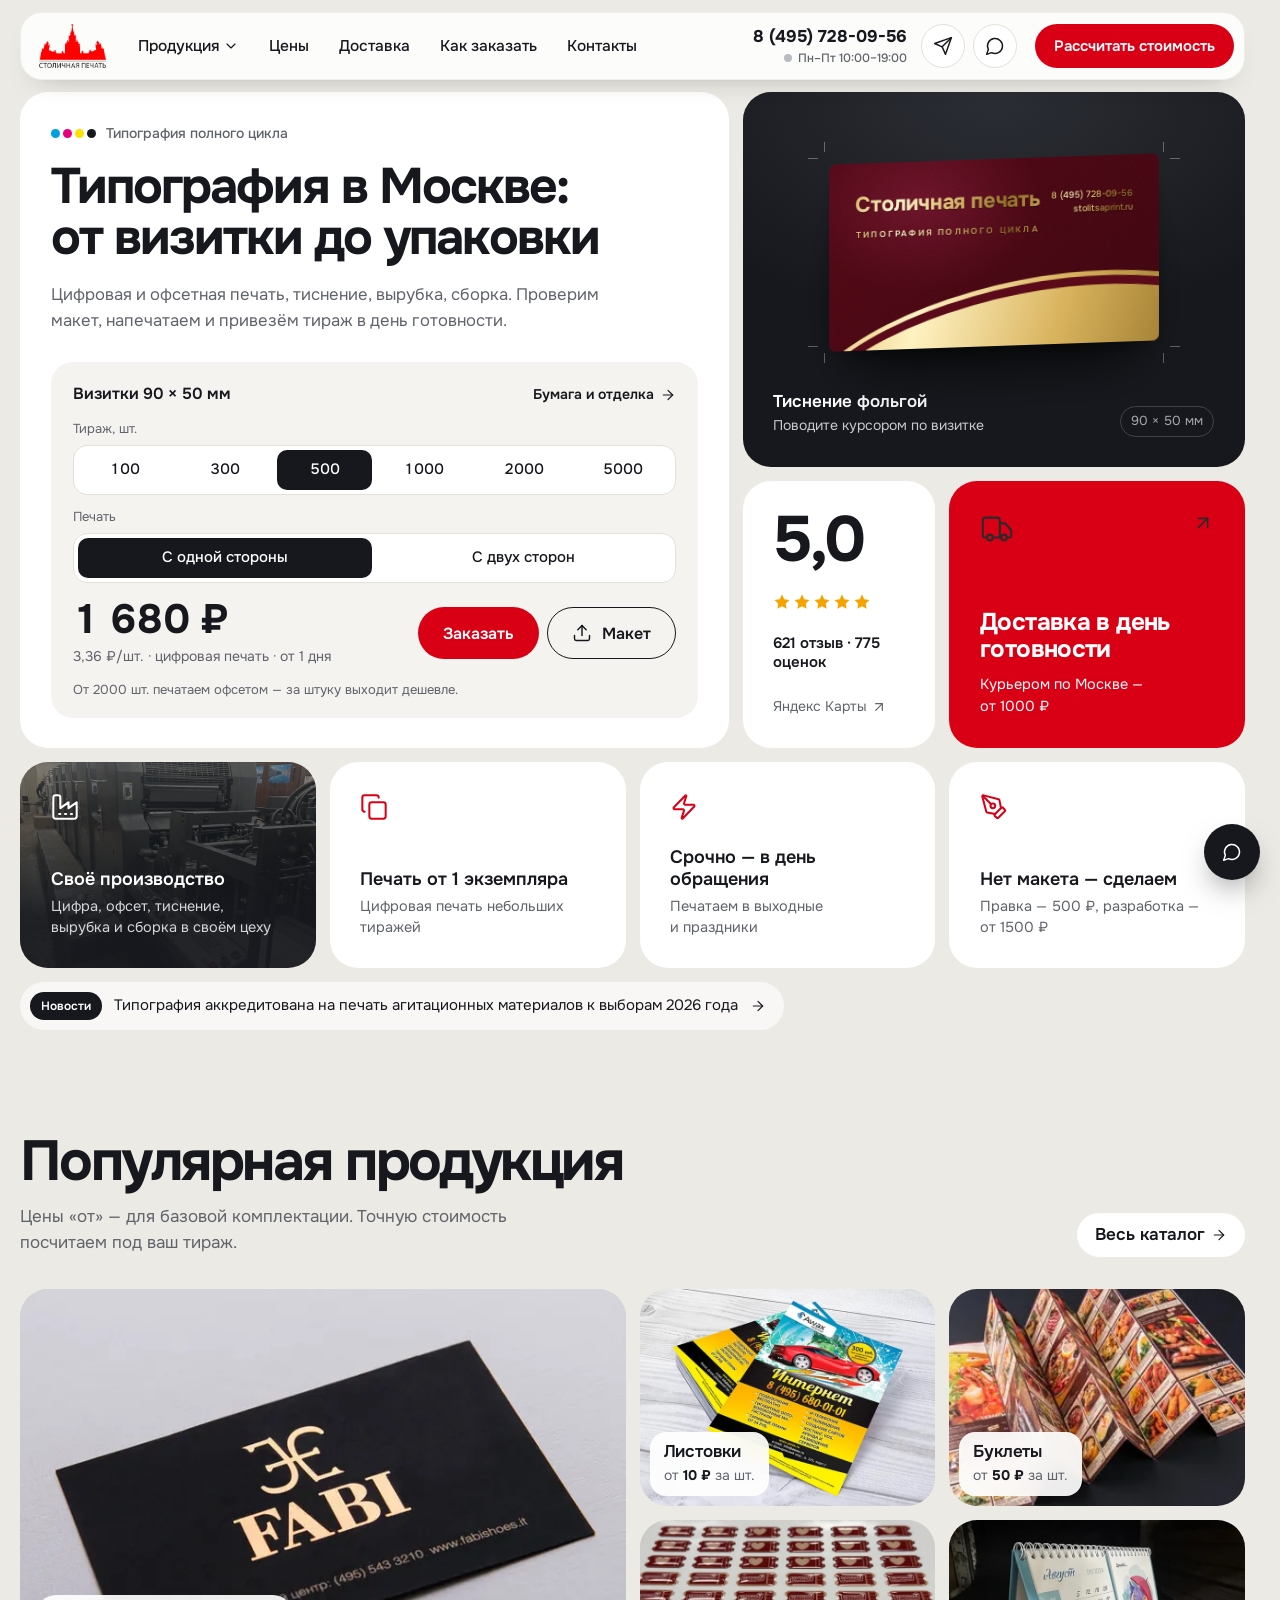
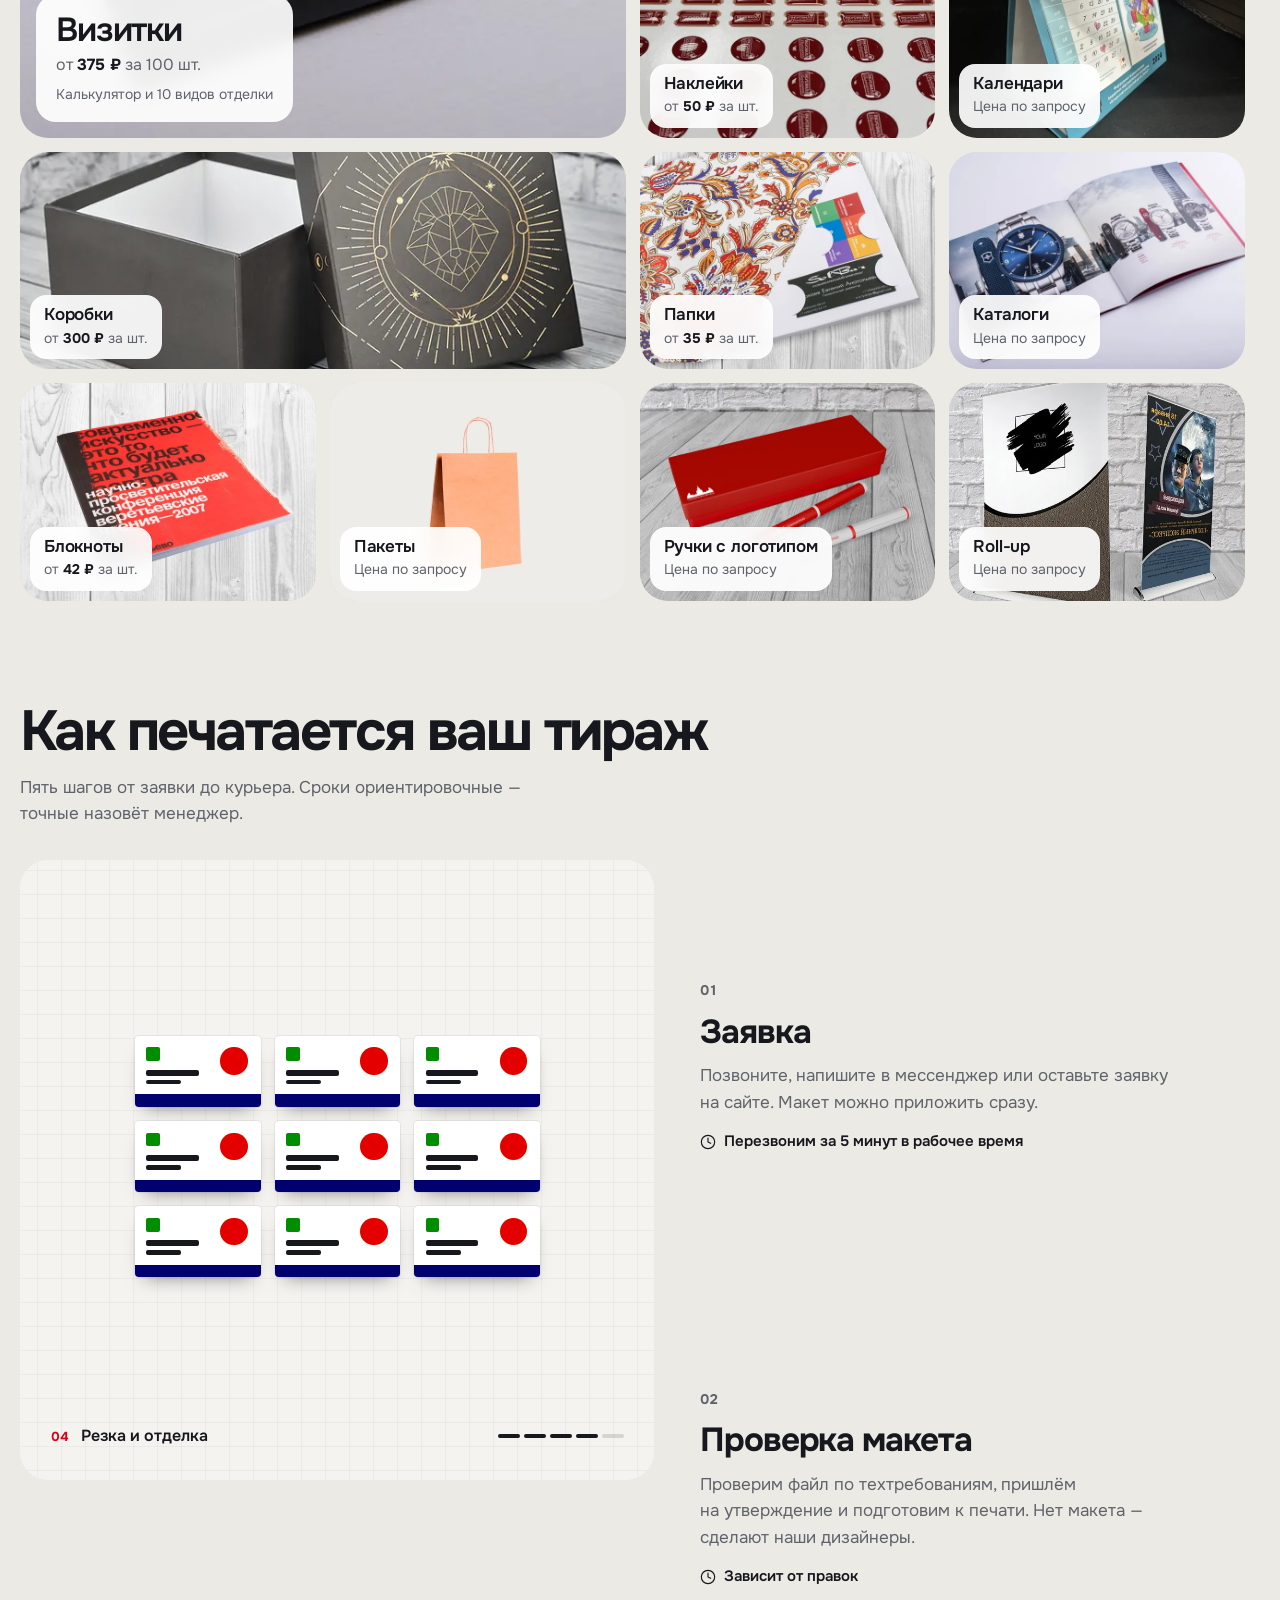
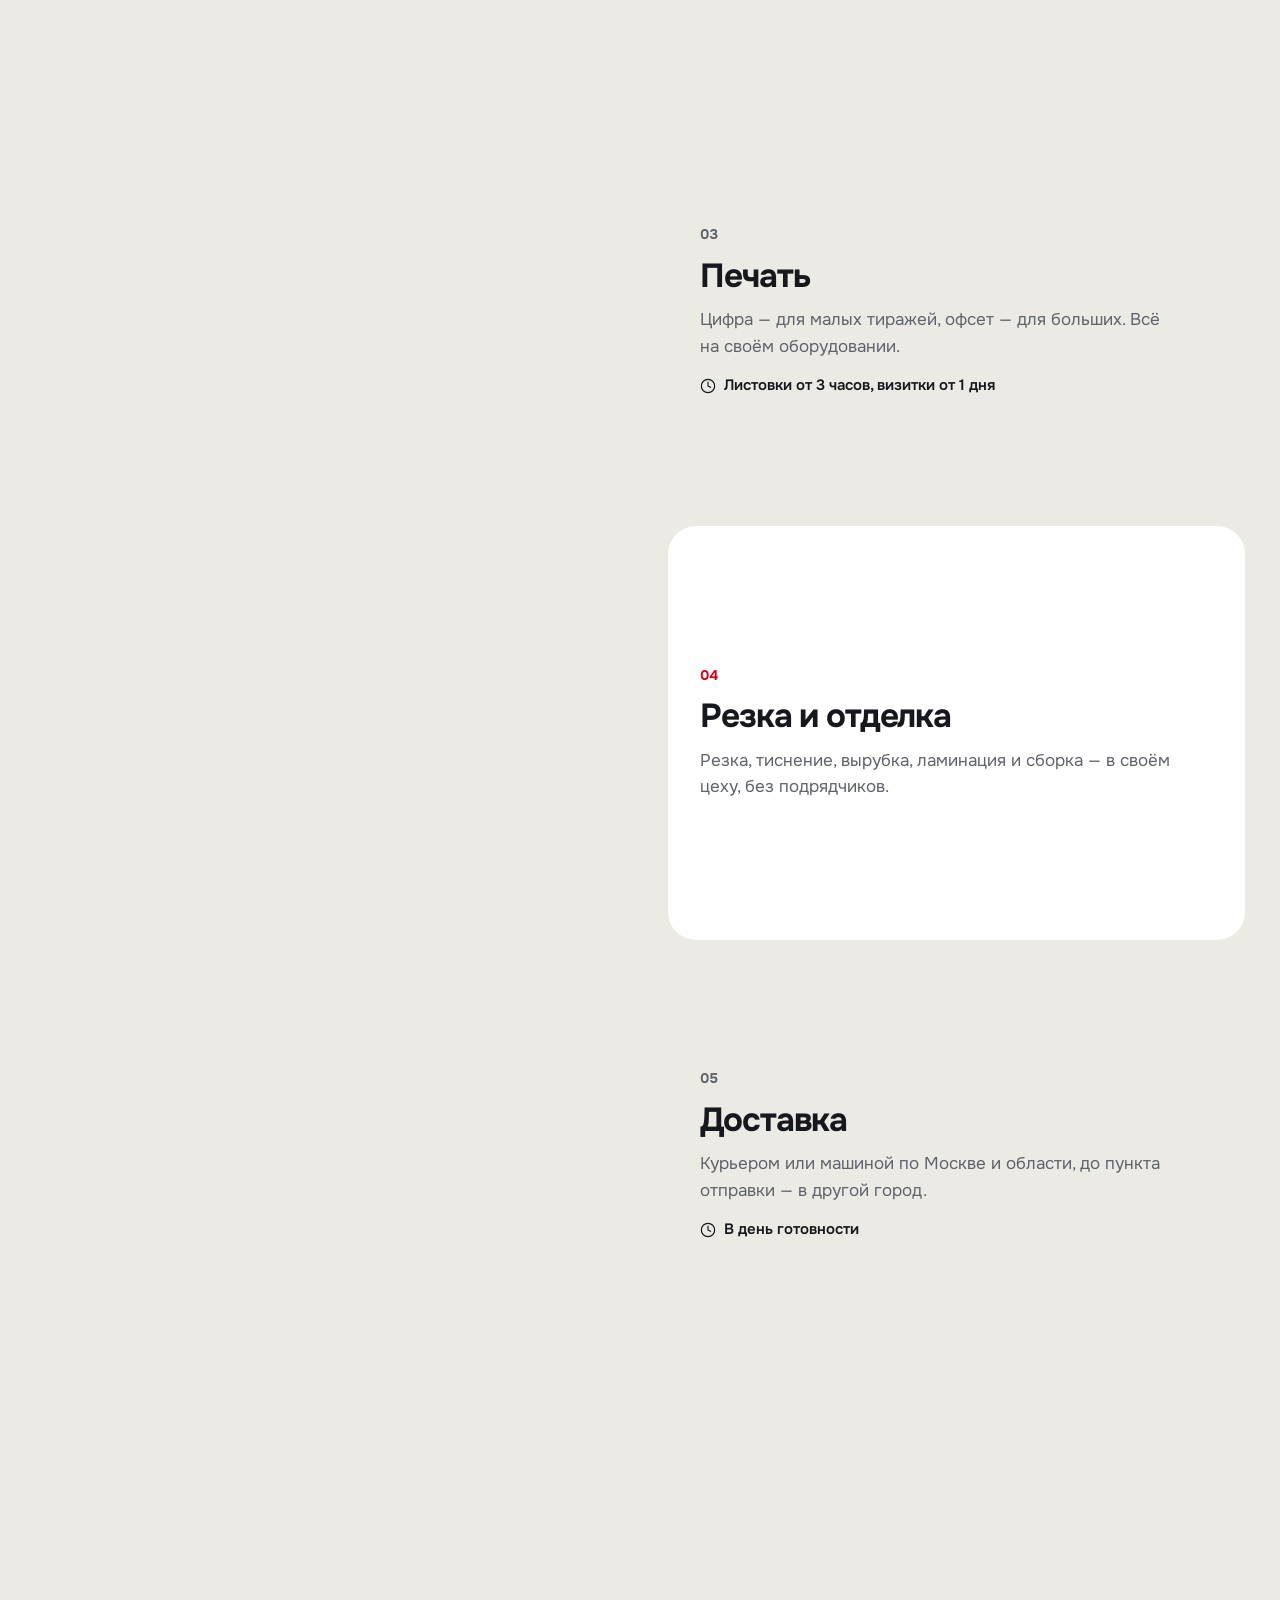
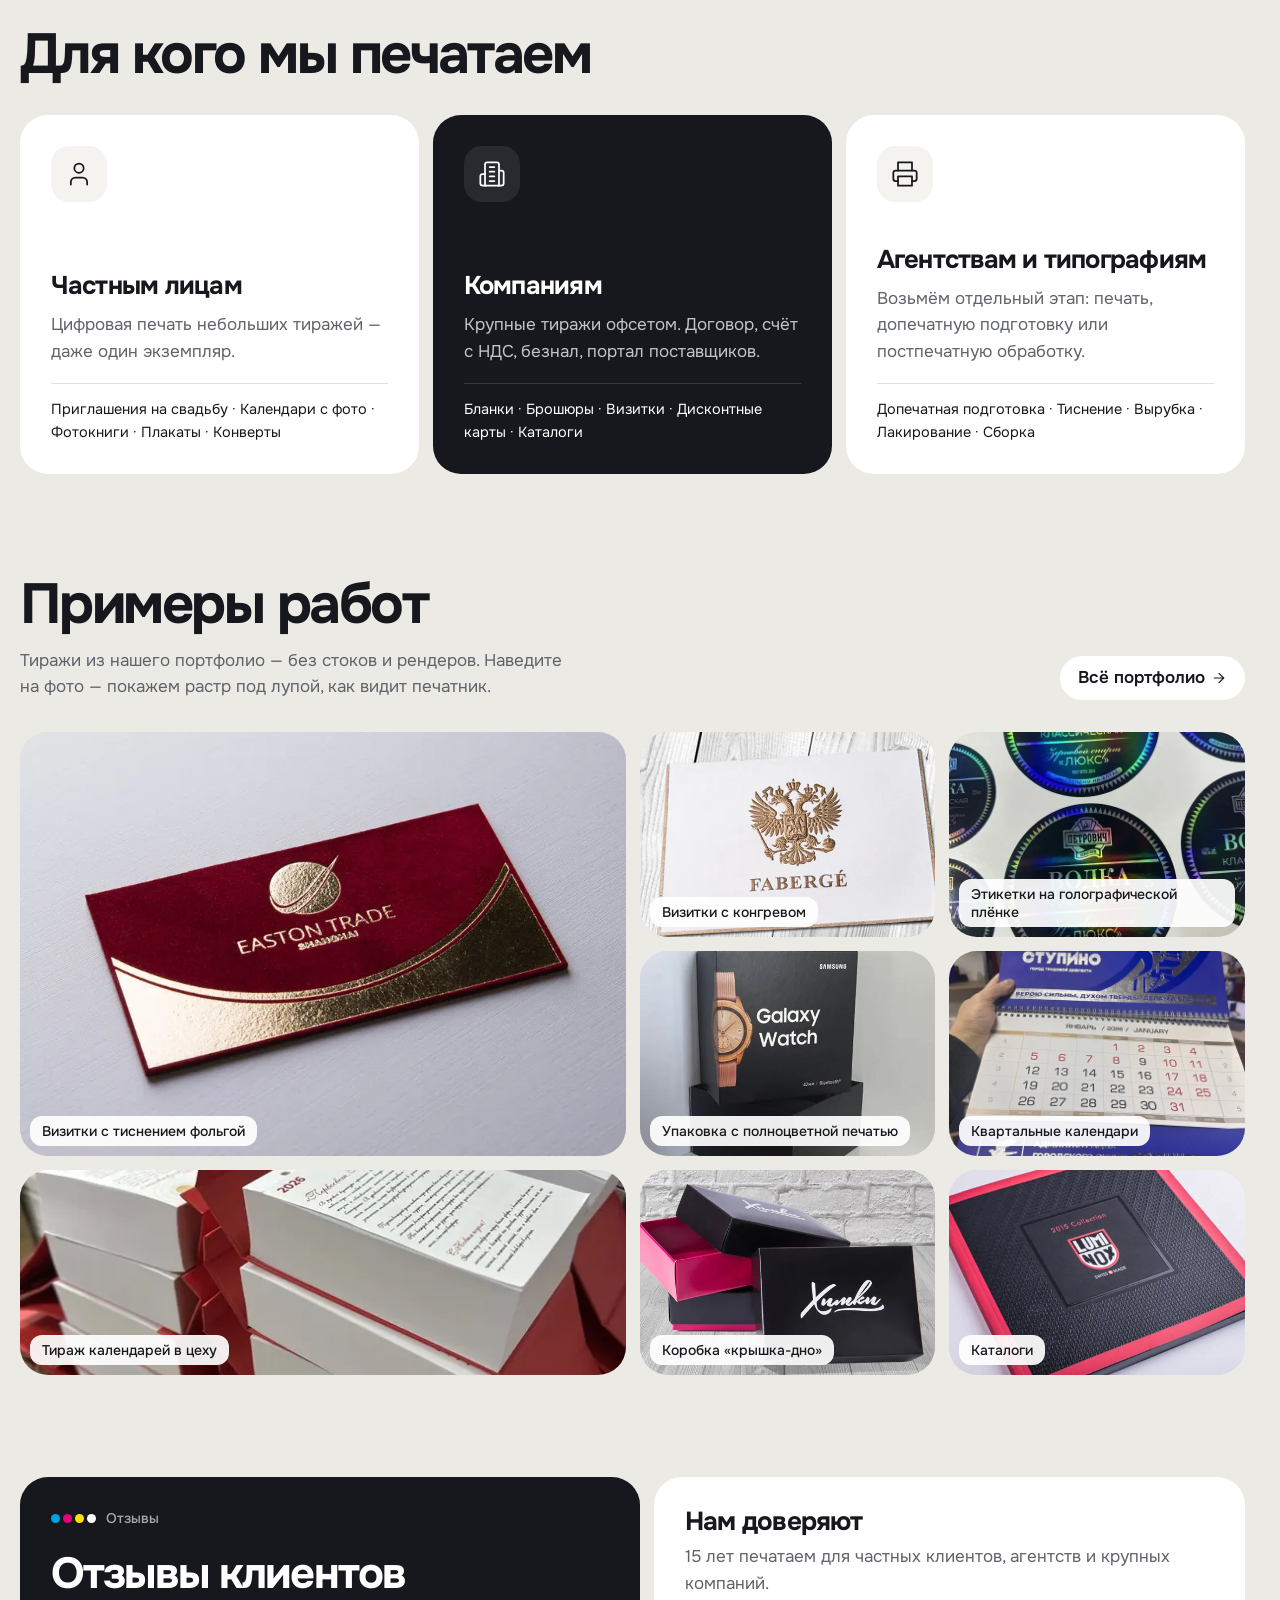
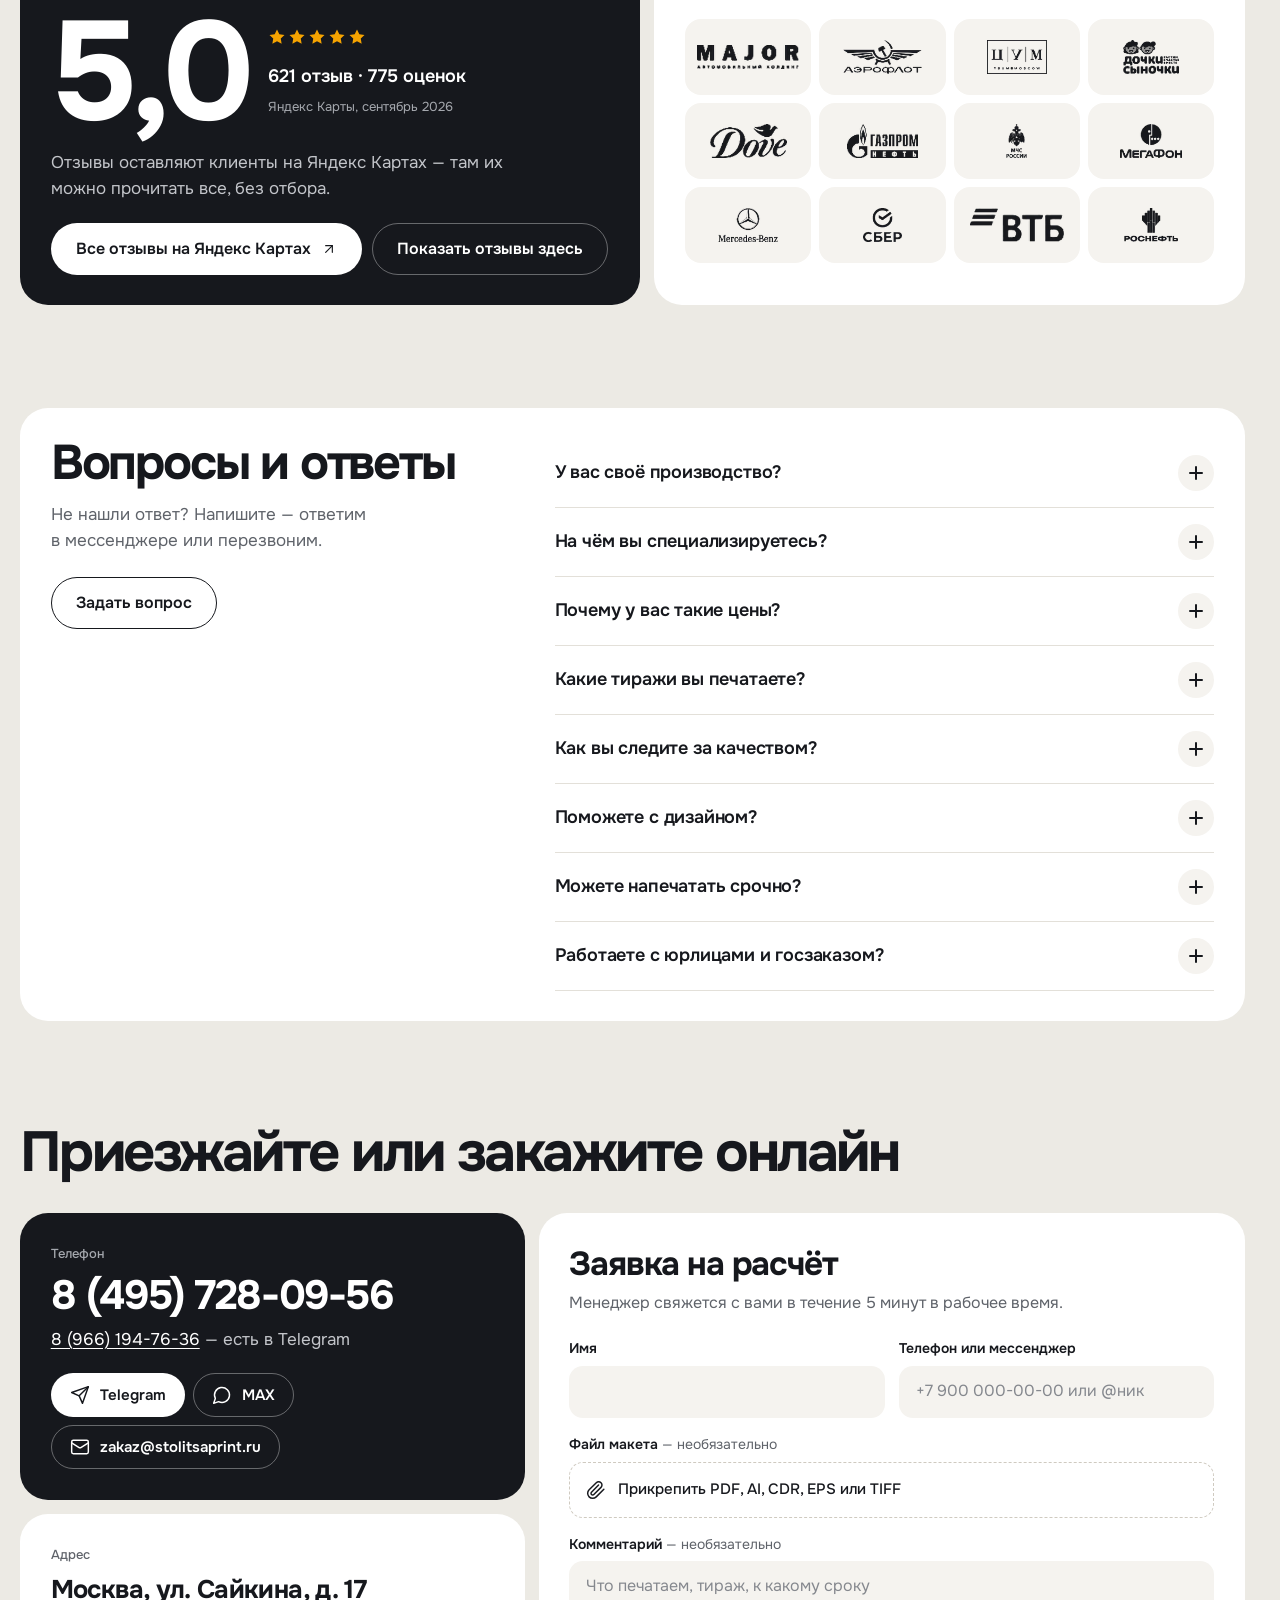
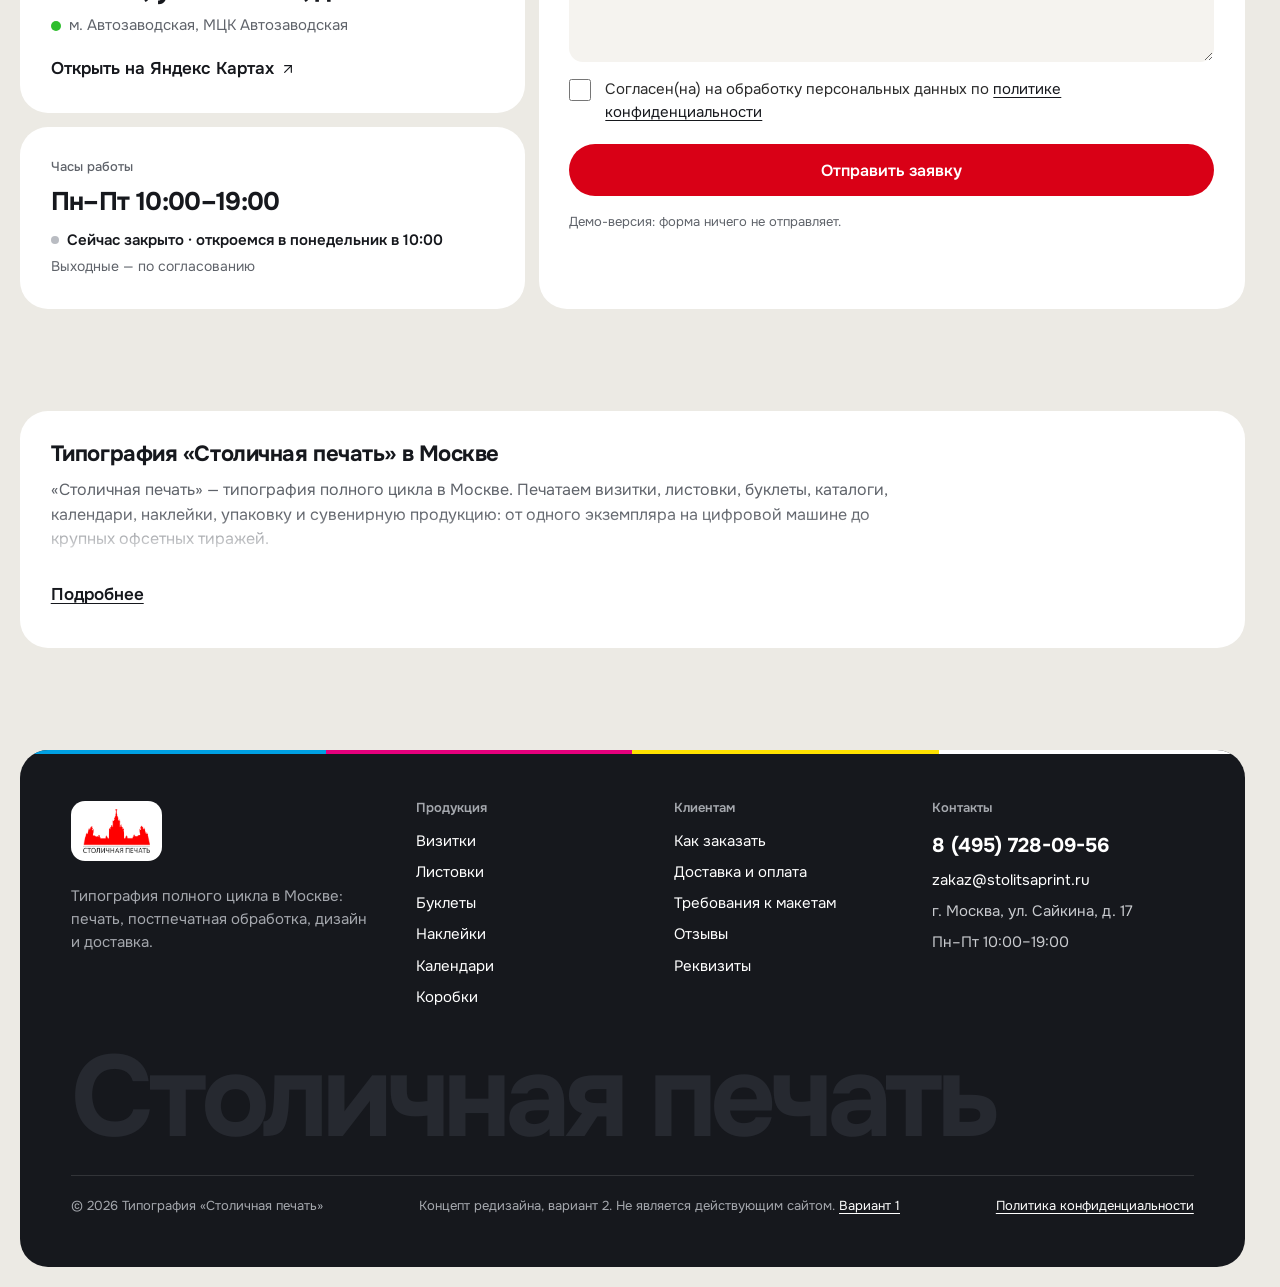
<file: v2/index.html>
<!doctype html>
<html lang="ru">
<head>
  <meta charset="utf-8">
  <meta name="viewport" content="width=device-width, initial-scale=1">
  <title>Типография в Москве — от визитки до упаковки | Столичная печать</title>
  <meta name="description" content="Типография полного цикла в Москве: визитки, листовки, буклеты, календари и упаковка. Цифровая и офсетная печать от 1 экземпляра, доставка в день готовности.">
  <!-- Концепт: не индексировать, чтобы не конкурировать с действующим сайтом -->
  <meta name="robots" content="noindex, nofollow">
  <meta name="theme-color" content="#eceae4">
  <link rel="icon" href="../assets/img/favicon.png" type="image/png">
  <link rel="preconnect" href="https://fonts.googleapis.com">
  <link rel="preconnect" href="https://fonts.gstatic.com" crossorigin>
  <link rel="stylesheet" href="https://fonts.googleapis.com/css2?family=Onest:wght@400;500;600;700&display=swap">
  <link rel="stylesheet" href="v2.css">
  <script>document.documentElement.classList.add('js');</script>
  <script src="../assets/js/main.js" defer></script>
  <script src="v2.js" defer></script>
  <script type="application/ld+json">
  {
    "@context": "https://schema.org",
    "@type": "LocalBusiness",
    "@id": "https://stolitsaprint.ru/#business",
    "name": "Типография «Столичная печать»",
    "url": "https://stolitsaprint.ru/",
    "logo": "https://stolitsaprint.ru/local/templates/stolitsaprint/img/logo.png",
    "image": "https://stolitsaprint.ru/local/templates/stolitsaprint/img/logo.png",
    "telephone": "+7-495-728-09-56",
    "email": "zakaz@stolitsaprint.ru",
    "address": {
      "@type": "PostalAddress",
      "streetAddress": "ул. Сайкина, д. 17",
      "addressLocality": "Москва",
      "addressCountry": "RU"
    },
    "openingHoursSpecification": [{
      "@type": "OpeningHoursSpecification",
      "dayOfWeek": ["Monday", "Tuesday", "Wednesday", "Thursday", "Friday"],
      "opens": "10:00",
      "closes": "19:00"
    }],
    "sameAs": [
      "https://yandex.ru/maps/org/stolichnaya_pechat/109474708902/",
      "https://t.me/Stolitsaprint"
    ]
  }
  </script>
</head>
<body>
<!-- Иконки: один набор (Lucide), линейные, одна толщина -->
<svg width="0" height="0" style="position:absolute" aria-hidden="true" focusable="false">
  <symbol id="i-phone" viewBox="0 0 24 24"><path d="M22 16.92v3a2 2 0 0 1-2.18 2 19.79 19.79 0 0 1-8.63-3.07 19.5 19.5 0 0 1-6-6 19.79 19.79 0 0 1-3.07-8.67A2 2 0 0 1 4.11 2h3a2 2 0 0 1 2 1.72 12.84 12.84 0 0 0 .7 2.81 2 2 0 0 1-.45 2.11L8.09 9.91a16 16 0 0 0 6 6l1.27-1.27a2 2 0 0 1 2.11-.45 12.84 12.84 0 0 0 2.81.7A2 2 0 0 1 22 16.92z"/></symbol>
  <symbol id="i-send" viewBox="0 0 24 24"><path d="m22 2-7 20-4-9-9-4Z"/><path d="M22 2 11 13"/></symbol>
  <symbol id="i-msg" viewBox="0 0 24 24"><path d="M7.9 20A9 9 0 1 0 4 16.1L2 22Z"/></symbol>
  <symbol id="i-menu" viewBox="0 0 24 24"><path d="M4 6h16"/><path d="M4 12h16"/><path d="M4 18h16"/></symbol>
  <symbol id="i-x" viewBox="0 0 24 24"><path d="M18 6 6 18"/><path d="m6 6 12 12"/></symbol>
  <symbol id="i-chev-down" viewBox="0 0 24 24"><path d="m6 9 6 6 6-6"/></symbol>
  <symbol id="i-arrow-right" viewBox="0 0 24 24"><path d="M5 12h14"/><path d="m12 5 7 7-7 7"/></symbol>
  <symbol id="i-arrow-up-right" viewBox="0 0 24 24"><path d="M7 7h10v10"/><path d="M7 17 17 7"/></symbol>
  <symbol id="i-star" viewBox="0 0 24 24"><path d="M12 2l3.09 6.26L22 9.27l-5 4.87 1.18 6.88L12 17.77l-6.18 3.25L7 14.14 2 9.27l6.91-1.01L12 2z"/></symbol>
  <symbol id="i-factory" viewBox="0 0 24 24"><path d="M2 20a2 2 0 0 0 2 2h16a2 2 0 0 0 2-2V8l-7 5V8l-7 5V4a2 2 0 0 0-2-2H4a2 2 0 0 0-2 2Z"/><path d="M17 18h1"/><path d="M12 18h1"/><path d="M7 18h1"/></symbol>
  <symbol id="i-truck" viewBox="0 0 24 24"><path d="M14 18V6a2 2 0 0 0-2-2H4a2 2 0 0 0-2 2v11a1 1 0 0 0 1 1h2"/><path d="M15 18H9"/><path d="M19 18h2a1 1 0 0 0 1-1v-3.65a1 1 0 0 0-.22-.62l-3.48-4.35A1 1 0 0 0 17.52 8H14"/><circle cx="17" cy="18" r="2"/><circle cx="7" cy="18" r="2"/></symbol>
  <symbol id="i-zap" viewBox="0 0 24 24"><path d="M4 14a1 1 0 0 1-.78-1.63l9.9-10.2a.5.5 0 0 1 .86.46l-1.92 6.02A1 1 0 0 0 13 10h7a1 1 0 0 1 .78 1.63l-9.9 10.2a.5.5 0 0 1-.86-.46l1.92-6.02A1 1 0 0 0 11 14z"/></symbol>
  <symbol id="i-copy" viewBox="0 0 24 24"><rect width="14" height="14" x="8" y="8" rx="2"/><path d="M4 16c-1.1 0-2-.9-2-2V4c0-1.1.9-2 2-2h10c1.1 0 2 .9 2 2"/></symbol>
  <symbol id="i-upload" viewBox="0 0 24 24"><path d="M21 15v4a2 2 0 0 1-2 2H5a2 2 0 0 1-2-2v-4"/><path d="m17 8-5-5-5 5"/><path d="M12 3v12"/></symbol>
  <symbol id="i-check-circle" viewBox="0 0 24 24"><circle cx="12" cy="12" r="10"/><path d="m9 12 2 2 4-4"/></symbol>
  <symbol id="i-clock" viewBox="0 0 24 24"><circle cx="12" cy="12" r="10"/><path d="M12 6v6l4 2"/></symbol>
  <symbol id="i-mail" viewBox="0 0 24 24"><rect width="20" height="16" x="2" y="4" rx="2"/><path d="m22 7-8.97 5.7a1.94 1.94 0 0 1-2.06 0L2 7"/></symbol>
  <symbol id="i-user" viewBox="0 0 24 24"><path d="M19 21v-2a4 4 0 0 0-4-4H9a4 4 0 0 0-4 4v2"/><circle cx="12" cy="7" r="4"/></symbol>
  <symbol id="i-building" viewBox="0 0 24 24"><path d="M6 22V4a2 2 0 0 1 2-2h8a2 2 0 0 1 2 2v18Z"/><path d="M6 12H4a2 2 0 0 0-2 2v6a2 2 0 0 0 2 2h2"/><path d="M18 9h2a2 2 0 0 1 2 2v9a2 2 0 0 1-2 2h-2"/><path d="M10 6h4"/><path d="M10 10h4"/><path d="M10 14h4"/><path d="M10 18h4"/></symbol>
  <symbol id="i-printer" viewBox="0 0 24 24"><path d="M6 9V2h12v7"/><path d="M6 18H4a2 2 0 0 1-2-2v-5a2 2 0 0 1 2-2h16a2 2 0 0 1 2 2v5a2 2 0 0 1-2 2h-2"/><rect width="12" height="8" x="6" y="14"/></symbol>
  <symbol id="i-paperclip" viewBox="0 0 24 24"><path d="m21.44 11.05-9.19 9.19a6 6 0 0 1-8.49-8.49l8.57-8.57A4 4 0 1 1 18 8.84l-8.59 8.57a2 2 0 0 1-2.83-2.83l8.49-8.48"/></symbol>
  <symbol id="i-file" viewBox="0 0 24 24"><path d="M15 2H6a2 2 0 0 0-2 2v16a2 2 0 0 0 2 2h12a2 2 0 0 0 2-2V7Z"/><path d="M14 2v4a2 2 0 0 0 2 2h4"/></symbol>
  <symbol id="i-pen" viewBox="0 0 24 24"><path d="M15.707 21.293a1 1 0 0 1-1.414 0l-1.586-1.586a1 1 0 0 1 0-1.414l5.586-5.586a1 1 0 0 1 1.414 0l1.586 1.586a1 1 0 0 1 0 1.414z"/><path d="m18 13-1.375-6.874a1 1 0 0 0-.746-.776L3.235 2.028a1 1 0 0 0-1.207 1.207L5.35 15.879a1 1 0 0 0 .776.746L13 18"/><path d="m2.3 2.3 7.286 7.286"/><circle cx="11" cy="11" r="2"/></symbol>
</svg>

<a class="skip-link" href="#main">Перейти к содержанию</a>

<header class="hdr">
  <div class="wrap">
    <div class="hdr__bar">
      <a class="logo" href="./" aria-label="Столичная печать — на главную"><img src="../assets/img/logo.png" width="189" height="125" alt="Столичная печать"></a>
      <nav class="nav" aria-label="Основное меню">
        <button class="nav__link" id="mega-btn" type="button" aria-expanded="false" aria-controls="mega">Продукция <svg class="i i--sm" aria-hidden="true"><use href="#i-chev-down"/></svg></button>
        <a class="nav__link" href="#" data-stub>Цены</a>
        <a class="nav__link" href="../vizitki/#delivery">Доставка</a>
        <a class="nav__link" href="#how">Как заказать</a>
        <a class="nav__link" href="#contacts">Контакты</a>
      </nav>
      <div class="hdr__contacts">
        <div class="hdr__phone-wrap">
          <a class="hdr__phone" href="tel:+74957280956">8 (495) 728-09-56</a>
          <span class="hdr__hours" data-live-status data-short><i class="live-dot" aria-hidden="true"></i><span data-live-text>Пн–Пт 10:00–19:00</span></span>
        </div>
        <a class="icon-btn icon-btn--call" href="tel:+74957280956" aria-label="Позвонить: 8 (495) 728-09-56"><svg class="i" aria-hidden="true"><use href="#i-phone"/></svg></a>
        <a class="icon-btn icon-btn--msg" href="https://t.me/Stolitsaprint" target="_blank" rel="noopener" aria-label="Написать в Telegram" title="Telegram"><svg class="i" aria-hidden="true"><use href="#i-send"/></svg></a>
        <a class="icon-btn icon-btn--msg" href="https://max.ru/u/f9LHodD0cOImZH7Z6fxQsS6uw_I-IrdhSO24rC0mJl4U2F6npe6dw1zh8OI" target="_blank" rel="noopener" aria-label="Написать в MAX" title="MAX"><svg class="i" aria-hidden="true"><use href="#i-msg"/></svg></a>
      </div>
      <button class="btn btn--primary btn--sm hdr__cta" type="button" data-order data-title="Расчёт стоимости">Рассчитать стоимость</button>
      <button class="icon-btn burger" id="burger" type="button" aria-expanded="false" aria-controls="mnav" aria-label="Открыть меню"><svg class="i" aria-hidden="true"><use href="#i-menu"/></svg></button>
    </div>

    <div class="mega" id="mega" hidden>
      <div class="mega__grid">
        <div class="mega__group">
          <h3>Полиграфия</h3>
          <ul>
            <li><a href="../vizitki/">Визитки</a></li>
            <li><a href="#" data-stub>Листовки</a></li>
            <li><a href="#" data-stub>Буклеты</a></li>
            <li><a href="#" data-stub>Каталоги</a></li>
            <li><a href="#" data-stub>Блокноты</a></li>
            <li><a href="#" data-stub>Календари</a></li>
            <li><a href="#" data-stub>Наклейки</a></li>
          </ul>
        </div>
        <div class="mega__group">
          <h3>Упаковка</h3>
          <ul>
            <li><a href="#" data-stub>Коробки</a></li>
            <li><a href="#" data-stub>Пакеты</a></li>
            <li><a href="#" data-stub>Подарочная упаковка</a></li>
            <li><a href="#" data-stub>Папки</a></li>
          </ul>
        </div>
        <div class="mega__group">
          <h3>Сувениры</h3>
          <ul>
            <li><a href="#" data-stub>Ручки с логотипом</a></li>
            <li><a href="#" data-stub>Кружки</a></li>
            <li><a href="#" data-stub>Ежедневники</a></li>
            <li><a href="#" data-stub>Футболки</a></li>
          </ul>
        </div>
        <div class="mega__group">
          <h3>Реклама и POS</h3>
          <ul>
            <li><a href="#" data-stub>Roll-up</a></li>
            <li><a href="#" data-stub>Баннеры</a></li>
            <li><a href="#" data-stub>Вывески</a></li>
            <li><a href="#" data-stub>POS-материалы</a></li>
          </ul>
        </div>
        <div class="mega__group">
          <h3>Дизайн</h3>
          <ul>
            <li><a href="#" data-stub>Разработка макета</a></li>
            <li><a href="#" data-stub>Логотип</a></li>
            <li><a href="#" data-stub>Фирменный стиль</a></li>
          </ul>
        </div>
        <div class="mega__promo">
          <h3>Не нашли нужное?</h3>
          <p>Опишите задачу или пришлите макет — посчитаем любой тираж.</p>
          <button class="btn btn--light btn--sm" type="button" data-order data-title="Расчёт заказа">Оставить заявку</button>
          <a class="link-arrow link-arrow--light" href="#" data-stub>Весь каталог <svg class="i i--sm" aria-hidden="true"><use href="#i-arrow-right"/></svg></a>
        </div>
      </div>
    </div>
  </div>
</header>

<div class="mnav" id="mnav" hidden>
  <nav aria-label="Мобильное меню">
    <ul class="mnav__list">
      <li>
        <button class="mnav__link" type="button" data-toggle aria-expanded="false" aria-controls="mnav-products">Продукция <svg class="i" aria-hidden="true"><use href="#i-chev-down"/></svg></button>
        <ul class="mnav__sub" id="mnav-products" hidden>
          <li><a href="../vizitki/">Визитки</a></li>
          <li><a href="#" data-stub>Листовки</a></li>
          <li><a href="#" data-stub>Буклеты</a></li>
          <li><a href="#" data-stub>Наклейки</a></li>
          <li><a href="#" data-stub>Календари</a></li>
          <li><a href="#" data-stub>Каталоги</a></li>
          <li><a href="#" data-stub>Коробки</a></li>
          <li><a href="#" data-stub>Пакеты</a></li>
          <li><a href="#" data-stub>Сувениры</a></li>
          <li><a href="#" data-stub>Весь каталог</a></li>
        </ul>
      </li>
      <li><a class="mnav__link" href="#" data-stub>Цены</a></li>
      <li><a class="mnav__link" href="../vizitki/#delivery">Доставка</a></li>
      <li><a class="mnav__link" href="#how">Как заказать</a></li>
      <li><a class="mnav__link" href="#contacts">Контакты</a></li>
    </ul>
    <div class="mnav__foot">
      <a class="hdr__phone" href="tel:+74957280956">8 (495) 728-09-56</a>
      <button class="btn btn--primary btn--block" type="button" data-order data-title="Расчёт стоимости">Рассчитать стоимость</button>
      <a class="btn btn--secondary btn--block" href="https://t.me/Stolitsaprint" target="_blank" rel="noopener"><svg class="i" aria-hidden="true"><use href="#i-send"/></svg>Telegram</a>
      <a class="btn btn--secondary btn--block" href="https://max.ru/u/f9LHodD0cOImZH7Z6fxQsS6uw_I-IrdhSO24rC0mJl4U2F6npe6dw1zh8OI" target="_blank" rel="noopener"><svg class="i" aria-hidden="true"><use href="#i-msg"/></svg>MAX</a>
    </div>
  </nav>
</div>

<main id="main">
  <!-- 1. Первый экран: бенто -->
  <section class="hero" aria-labelledby="hero-title">
    <div class="wrap">
      <div class="hero-grid">
        <div class="t t-main">
          <p class="eyebrow"><span class="dots" aria-hidden="true"><i></i><i></i><i></i><i></i></span>Типография полного цикла</p>
          <h1 id="hero-title">Типография в&nbsp;Москве: от&nbsp;визитки до&nbsp;упаковки</h1>
          <p class="lead">Цифровая и&nbsp;офсетная печать, тиснение, вырубка, сборка. Проверим макет, напечатаем и&nbsp;привезём тираж в&nbsp;день готовности.</p>

          <form class="qc" id="qc" aria-label="Быстрый расчёт визиток">
            <div class="qc__head">
              <p class="qc__title">Визитки 90 × 50 мм</p>
              <a class="link-arrow" href="../vizitki/">Бумага и&nbsp;отделка <svg class="i i--sm" aria-hidden="true"><use href="#i-arrow-right"/></svg></a>
            </div>
            <fieldset class="seg-group">
              <legend>Тираж, шт.</legend>
              <div class="seg seg--run">
                <label><input type="radio" name="qc-run" value="100"><span>100</span></label>
                <label><input type="radio" name="qc-run" value="300"><span>300</span></label>
                <label><input type="radio" name="qc-run" value="500" checked><span>500</span></label>
                <label><input type="radio" name="qc-run" value="1000"><span>1000</span></label>
                <label><input type="radio" name="qc-run" value="2000"><span>2000</span></label>
                <label><input type="radio" name="qc-run" value="5000"><span>5000</span></label>
              </div>
            </fieldset>
            <fieldset class="seg-group">
              <legend>Печать</legend>
              <div class="seg">
                <label><input type="radio" name="qc-color" value="4+0" checked><span>С одной стороны</span></label>
                <label><input type="radio" name="qc-color" value="4+4"><span>С двух сторон</span></label>
              </div>
            </fieldset>
            <div class="qc__out">
              <div class="qc__price">
                <span class="qc__total" id="qc-total" aria-hidden="true">1 680 ₽</span>
                <span class="qc__meta" id="qc-meta">3,36 ₽/шт. · цифровая печать · от 1 дня</span>
                <span class="visually-hidden" id="qc-sr" aria-live="polite"></span>
              </div>
              <div class="qc__btns">
                <button class="btn btn--primary" type="button" data-order="calc">Заказать</button>
                <button class="btn btn--secondary" type="button" data-order="calc" data-file><svg class="i" aria-hidden="true"><use href="#i-upload"/></svg>Макет</button>
              </div>
            </div>
            <p class="qc__hint" id="qc-hint">От 2000 шт. печатаем офсетом — за штуку выходит дешевле.</p>
          </form>
        </div>

        <!-- Фишка: визитка с живым бликом фольги -->
        <div class="t t-foil" id="foil">
          <div class="foil-stage">
            <div class="bcard-wrap">
              <div class="bcard" id="bcard" role="img" aria-label="Визитка на бордовом картоне с золотым тиснением фольгой">
                <span class="bcard__tex"></span>
                <span class="bcard__w bcard__w1 foil"></span>
                <span class="bcard__w bcard__w2"></span>
                <span class="bcard__w bcard__w3 foil"></span>
                <span class="bcard__name foil foil-text">Столичная печать</span>
                <span class="bcard__sub foil foil-text">типография полного цикла</span>
                <span class="bcard__tel foil foil-text">8 (495) 728-09-56<br>stolitsaprint.ru</span>
                <span class="bcard__glare"></span>
              </div>
            </div>
          </div>
          <div class="t-foil__cap">
            <div><b>Тиснение фольгой</b><span class="hint-mouse">Поводите курсором по&nbsp;визитке</span><span class="hint-touch">Так фольга играет на&nbsp;свету</span></div>
            <span class="t-foil__size">90 × 50 мм</span>
          </div>
        </div>

        <a class="t t-rate" href="https://yandex.ru/maps/org/stolichnaya_pechat/109474708902/" target="_blank" rel="noopener">
          <span class="t-rate__num">5,0</span>
          <span class="stars" aria-hidden="true"><svg class="i"><use href="#i-star"/></svg><svg class="i"><use href="#i-star"/></svg><svg class="i"><use href="#i-star"/></svg><svg class="i"><use href="#i-star"/></svg><svg class="i"><use href="#i-star"/></svg></span>
          <span class="t-rate__txt">621 отзыв · 775 оценок</span>
          <span class="t-rate__src">Яндекс Карты <svg class="i i--sm" aria-hidden="true"><use href="#i-arrow-up-right"/></svg></span>
        </a>

        <a class="t t--red t-deliv" href="../vizitki/#delivery">
          <svg class="i i--xl" aria-hidden="true"><use href="#i-truck"/></svg>
          <span class="t-deliv__title">Доставка в&nbsp;день готовности</span>
          <span class="t-deliv__sub">Курьером по&nbsp;Москве — от&nbsp;1000&nbsp;₽</span>
          <svg class="i t__arrow" aria-hidden="true"><use href="#i-arrow-up-right"/></svg>
        </a>

        <div class="t t--dark t-fact t-fact--photo">
          <svg class="i" aria-hidden="true"><use href="#i-factory"/></svg>
          <b>Своё производство</b>
          <span>Цифра, офсет, тиснение, вырубка и&nbsp;сборка в&nbsp;своём цеху</span>
        </div>
        <div class="t t-fact">
          <svg class="i" aria-hidden="true"><use href="#i-copy"/></svg>
          <b>Печать от&nbsp;1&nbsp;экземпляра</b>
          <span>Цифровая печать небольших тиражей</span>
        </div>
        <div class="t t-fact">
          <svg class="i" aria-hidden="true"><use href="#i-zap"/></svg>
          <b>Срочно — в&nbsp;день обращения</b>
          <span>Печатаем в&nbsp;выходные и&nbsp;праздники</span>
        </div>
        <div class="t t-fact">
          <svg class="i" aria-hidden="true"><use href="#i-pen"/></svg>
          <b>Нет макета — сделаем</b>
          <span>Правка — 500&nbsp;₽, разработка — от&nbsp;1500&nbsp;₽</span>
        </div>
      </div>

      <a class="news" href="#" data-stub><span class="news__tag">Новости</span><span>Типография аккредитована на&nbsp;печать агитационных материалов к&nbsp;выборам 2026&nbsp;года</span><svg class="i i--sm" aria-hidden="true"><use href="#i-arrow-right"/></svg></a>
    </div>
  </section>

  <!-- 2. Продукция: бенто-сетка -->
  <section class="sec" id="products" aria-labelledby="products-title">
    <div class="wrap">
      <div class="sh">
        <div>
          <h2 class="reg" id="products-title">Популярная продукция</h2>
          <p>Цены «от» — для базовой комплектации. Точную стоимость посчитаем под&nbsp;ваш тираж.</p>
        </div>
        <a class="sh__link" href="#" data-stub>Весь каталог <svg class="i i--sm" aria-hidden="true"><use href="#i-arrow-right"/></svg></a>
      </div>
      <ul class="products">
        <li class="rise ptile-li ptile-li--xl"><a class="ptile" href="../vizitki/">
          <img src="../assets/img/products/vizitki.webp" width="640" height="480" alt="Чёрная визитка с золотым логотипом" loading="lazy" decoding="async">
          <div class="ptile__label"><h3 class="ptile__name">Визитки</h3><span class="ptile__price">от <b>375&nbsp;₽</b> за&nbsp;100&nbsp;шт.</span><span class="ptile__more">Калькулятор и&nbsp;10 видов отделки</span></div>
          <span class="ptile__go" aria-hidden="true"><svg class="i"><use href="#i-arrow-up-right"/></svg></span>
        </a></li>
        <li class="rise ptile-li"><a class="ptile" href="#" data-stub>
          <img src="../assets/img/products/listovki.webp" width="640" height="480" alt="Пачки цветных листовок" loading="lazy" decoding="async">
          <div class="ptile__label"><h3 class="ptile__name">Листовки</h3><span class="ptile__price">от <b>10&nbsp;₽</b> за&nbsp;шт.</span></div>
          <span class="ptile__go" aria-hidden="true"><svg class="i"><use href="#i-arrow-up-right"/></svg></span>
        </a></li>
        <li class="rise ptile-li"><a class="ptile" href="#" data-stub>
          <img src="../assets/img/products/buklety.webp" width="270" height="202" alt="Буклет-гармошка с меню ресторана" loading="lazy" decoding="async">
          <div class="ptile__label"><h3 class="ptile__name">Буклеты</h3><span class="ptile__price">от <b>50&nbsp;₽</b> за&nbsp;шт.</span></div>
          <span class="ptile__go" aria-hidden="true"><svg class="i"><use href="#i-arrow-up-right"/></svg></span>
        </a></li>
        <li class="rise ptile-li"><a class="ptile" href="#" data-stub>
          <img src="../assets/img/products/nakleyki.webp" width="640" height="480" alt="Лист наклеек-этикеток после вырубки" loading="lazy" decoding="async">
          <div class="ptile__label"><h3 class="ptile__name">Наклейки</h3><span class="ptile__price">от <b>50&nbsp;₽</b> за&nbsp;шт.</span></div>
          <span class="ptile__go" aria-hidden="true"><svg class="i"><use href="#i-arrow-up-right"/></svg></span>
        </a></li>
        <li class="rise ptile-li"><a class="ptile" href="#" data-stub>
          <img src="../assets/img/products/kalendari.webp" width="640" height="480" alt="Настольный календарь-домик на пружине" loading="lazy" decoding="async">
          <div class="ptile__label"><h3 class="ptile__name">Календари</h3><span class="ptile__price">Цена по&nbsp;запросу</span></div>
          <span class="ptile__go" aria-hidden="true"><svg class="i"><use href="#i-arrow-up-right"/></svg></span>
        </a></li>
        <li class="rise ptile-li ptile-li--wide"><a class="ptile" href="#" data-stub>
          <img src="../assets/img/products/korobki.webp" width="640" height="480" alt="Чёрная подарочная коробка с золотым узором" loading="lazy" decoding="async">
          <div class="ptile__label"><h3 class="ptile__name">Коробки</h3><span class="ptile__price">от <b>300&nbsp;₽</b> за&nbsp;шт.</span></div>
          <span class="ptile__go" aria-hidden="true"><svg class="i"><use href="#i-arrow-up-right"/></svg></span>
        </a></li>
        <li class="rise ptile-li"><a class="ptile" href="#" data-stub>
          <img src="../assets/img/products/papki.webp" width="640" height="480" alt="Папка с фирменным орнаментом" loading="lazy" decoding="async">
          <div class="ptile__label"><h3 class="ptile__name">Папки</h3><span class="ptile__price">от <b>35&nbsp;₽</b> за&nbsp;шт.</span></div>
          <span class="ptile__go" aria-hidden="true"><svg class="i"><use href="#i-arrow-up-right"/></svg></span>
        </a></li>
        <li class="rise ptile-li"><a class="ptile" href="#" data-stub>
          <img src="../assets/img/products/katalogi.webp" width="640" height="480" alt="Раскрытый каталог часов" loading="lazy" decoding="async">
          <div class="ptile__label"><h3 class="ptile__name">Каталоги</h3><span class="ptile__price">Цена по&nbsp;запросу</span></div>
          <span class="ptile__go" aria-hidden="true"><svg class="i"><use href="#i-arrow-up-right"/></svg></span>
        </a></li>
        <li class="rise ptile-li"><a class="ptile" href="#" data-stub>
          <img src="../assets/img/products/bloknoty.webp" width="640" height="480" alt="Блокнот с красно-чёрной обложкой" loading="lazy" decoding="async">
          <div class="ptile__label"><h3 class="ptile__name">Блокноты</h3><span class="ptile__price">от <b>42&nbsp;₽</b> за&nbsp;шт.</span></div>
          <span class="ptile__go" aria-hidden="true"><svg class="i"><use href="#i-arrow-up-right"/></svg></span>
        </a></li>
        <li class="rise ptile-li"><a class="ptile" href="#" data-stub>
          <img src="../assets/img/products/pakety.webp" width="640" height="480" alt="Крафтовый бумажный пакет" loading="lazy" decoding="async">
          <div class="ptile__label"><h3 class="ptile__name">Пакеты</h3><span class="ptile__price">Цена по&nbsp;запросу</span></div>
          <span class="ptile__go" aria-hidden="true"><svg class="i"><use href="#i-arrow-up-right"/></svg></span>
        </a></li>
        <li class="rise ptile-li"><a class="ptile" href="#" data-stub>
          <img src="../assets/img/products/ruchki.webp" width="640" height="480" alt="Ручки с логотипом в подарочном футляре" loading="lazy" decoding="async">
          <div class="ptile__label"><h3 class="ptile__name">Ручки с&nbsp;логотипом</h3><span class="ptile__price">Цена по&nbsp;запросу</span></div>
          <span class="ptile__go" aria-hidden="true"><svg class="i"><use href="#i-arrow-up-right"/></svg></span>
        </a></li>
        <li class="rise ptile-li"><a class="ptile" href="#" data-stub>
          <img src="../assets/img/products/roll-up.webp" width="545" height="408" alt="Два мобильных стенда roll-up" loading="lazy" decoding="async">
          <div class="ptile__label"><h3 class="ptile__name">Roll-up</h3><span class="ptile__price">Цена по&nbsp;запросу</span></div>
          <span class="ptile__go" aria-hidden="true"><svg class="i"><use href="#i-arrow-up-right"/></svg></span>
        </a></li>
      </ul>
    </div>
  </section>

  <!-- 3. Фишка: история тиража при прокрутке -->
  <section class="sec" id="how" aria-labelledby="how-title">
    <div class="wrap">
      <div class="sh">
        <div>
          <h2 class="reg" id="how-title">Как печатается ваш тираж</h2>
          <p>Пять шагов от&nbsp;заявки до&nbsp;курьера. Сроки ориентировочные — точные назовёт менеджер.</p>
        </div>
      </div>
      <div class="story">
        <div class="t story__stage" id="stage" data-step="1" aria-hidden="true">
          <div class="press" id="press" data-step="1"></div>
          <div class="stage__foot">
            <p class="stage__cap"><span class="stage__num" id="stage-num">01</span><span id="stage-text">Макет и раскладка на&nbsp;лист</span></p>
            <span class="stage__bar"><i></i><i></i><i></i><i></i><i></i></span>
          </div>
        </div>
        <ol class="steps">
          <li class="step is-active" data-step="1" data-cap="Макет и раскладка на лист">
            <span class="step__n">01</span>
            <h3>Заявка</h3>
            <p>Позвоните, напишите в&nbsp;мессенджер или оставьте заявку на&nbsp;сайте. Макет можно приложить сразу.</p>
            <span class="step__time"><svg class="i i--sm" aria-hidden="true"><use href="#i-clock"/></svg>Перезвоним за&nbsp;5&nbsp;минут в&nbsp;рабочее время</span>
          </li>
          <li class="step" data-step="2" data-cap="Цветоделение: четыре формы — C, M, Y, K">
            <span class="step__n">02</span>
            <h3>Проверка макета</h3>
            <p>Проверим файл по&nbsp;техтребованиям, пришлём на&nbsp;утверждение и&nbsp;подготовим к&nbsp;печати. Нет макета — сделают наши дизайнеры.</p>
            <span class="step__time"><svg class="i i--sm" aria-hidden="true"><use href="#i-clock"/></svg>Зависит от&nbsp;правок</span>
          </li>
          <li class="step" data-step="3" data-cap="Печать: четыре краски — один оттиск">
            <span class="step__n">03</span>
            <h3>Печать</h3>
            <p>Цифра — для малых тиражей, офсет — для больших. Всё на&nbsp;своём оборудовании.</p>
            <span class="step__time"><svg class="i i--sm" aria-hidden="true"><use href="#i-clock"/></svg>Листовки от&nbsp;3&nbsp;часов, визитки от&nbsp;1&nbsp;дня</span>
          </li>
          <li class="step" data-step="4" data-cap="Резка и отделка">
            <span class="step__n">04</span>
            <h3>Резка и&nbsp;отделка</h3>
            <p>Резка, тиснение, вырубка, ламинация и&nbsp;сборка — в&nbsp;своём цеху, без подрядчиков.</p>
          </li>
          <li class="step" data-step="5" data-cap="Тираж едет к вам">
            <span class="step__n">05</span>
            <h3>Доставка</h3>
            <p>Курьером или машиной по&nbsp;Москве и&nbsp;области, до&nbsp;пункта отправки — в&nbsp;другой город.</p>
            <span class="step__time"><svg class="i i--sm" aria-hidden="true"><use href="#i-clock"/></svg>В&nbsp;день готовности</span>
          </li>
        </ol>
      </div>
    </div>
  </section>

  <!-- 4. Для кого -->
  <section class="sec" aria-labelledby="who-title">
    <div class="wrap">
      <div class="sh"><h2 class="reg" id="who-title">Для кого мы печатаем</h2></div>
      <div class="aud3">
        <article class="rise t aud">
          <span class="aud__icon" aria-hidden="true"><svg class="i i--lg"><use href="#i-user"/></svg></span>
          <h3>Частным лицам</h3>
          <p>Цифровая печать небольших тиражей — даже один экземпляр.</p>
          <p class="aud__tags">Приглашения на&nbsp;свадьбу · Календари с&nbsp;фото · Фотокниги · Плакаты · Конверты</p>
        </article>
        <article class="rise t t--dark aud">
          <span class="aud__icon" aria-hidden="true"><svg class="i i--lg"><use href="#i-building"/></svg></span>
          <h3>Компаниям</h3>
          <p>Крупные тиражи офсетом. Договор, счёт с&nbsp;НДС, безнал, портал поставщиков.</p>
          <p class="aud__tags">Бланки · Брошюры · Визитки · Дисконтные карты · Каталоги</p>
        </article>
        <article class="rise t aud">
          <span class="aud__icon" aria-hidden="true"><svg class="i i--lg"><use href="#i-printer"/></svg></span>
          <h3>Агентствам и&nbsp;типографиям</h3>
          <p>Возьмём отдельный этап: печать, допечатную подготовку или постпечатную обработку.</p>
          <p class="aud__tags">Допечатная подготовка · Тиснение · Вырубка · Лакирование · Сборка</p>
        </article>
      </div>
    </div>
  </section>

  <!-- 5. Примеры работ + фишка: лупа печатника -->
  <section class="sec" id="works" aria-labelledby="works-title">
    <div class="wrap">
      <div class="sh">
        <div>
          <h2 class="reg" id="works-title">Примеры работ</h2>
          <p>Тиражи из&nbsp;нашего портфолио — без стоков и&nbsp;рендеров.<span class="hover-only"> Наведите на&nbsp;фото — покажем растр под&nbsp;лупой, как видит печатник.</span></p>
        </div>
        <a class="sh__link" href="#" data-stub>Всё портфолио <svg class="i i--sm" aria-hidden="true"><use href="#i-arrow-right"/></svg></a>
      </div>
      <ul class="works">
        <li class="rise work-li work-li--xl"><figure class="work"><img src="../assets/img/hero-card.webp" width="817" height="544" alt="Визитка на бордовом картоне с золотым тиснением фольгой" loading="lazy" decoding="async"><figcaption>Визитки с&nbsp;тиснением фольгой</figcaption></figure></li>
        <li class="rise work-li"><figure class="work"><img src="../assets/img/works/tisnenie.webp" width="545" height="545" alt="Визитка с конгревным гербом на белом картоне" loading="lazy" decoding="async"><figcaption>Визитки с&nbsp;конгревом</figcaption></figure></li>
        <li class="rise work-li"><figure class="work"><img src="../assets/img/works/etiketki-golografiya.webp" width="600" height="600" alt="Круглые этикетки на голографической плёнке" loading="lazy" decoding="async"><figcaption>Этикетки на&nbsp;голографической плёнке</figcaption></figure></li>
        <li class="rise work-li"><figure class="work"><img src="../assets/img/works/upakovka-samsung.webp" width="545" height="545" alt="Коробка с ручкой и полноцветной печатью" loading="lazy" decoding="async"><figcaption>Упаковка с&nbsp;полноцветной печатью</figcaption></figure></li>
        <li class="rise work-li"><figure class="work"><img src="../assets/img/works/kalendar-kvartalny.webp" width="600" height="600" alt="Квартальный календарь в руке" loading="lazy" decoding="async"><figcaption>Квартальные календари</figcaption></figure></li>
        <li class="rise work-li work-li--wide"><figure class="work"><img src="../assets/img/works/proizvodstvo.webp" width="600" height="600" alt="Готовый тираж календарей в цеху перед отгрузкой" loading="lazy" decoding="async"><figcaption>Тираж календарей в&nbsp;цеху</figcaption></figure></li>
        <li class="rise work-li"><figure class="work"><img src="../assets/img/works/korobka-himki.webp" width="545" height="545" alt="Коробка крышка-дно с логотипом" loading="lazy" decoding="async"><figcaption>Коробка «крышка-дно»</figcaption></figure></li>
        <li class="rise work-li"><figure class="work"><img src="../assets/img/works/katalog-lumtec.webp" width="545" height="545" alt="Каталог в твёрдой чёрной обложке" loading="lazy" decoding="async"><figcaption>Каталоги</figcaption></figure></li>
      </ul>
    </div>
  </section>

  <!-- 6. Отзывы и клиенты -->
  <section class="sec" id="reviews" aria-labelledby="reviews-title">
    <div class="wrap">
      <div class="rv">
        <div class="rise t t--dark rv__score">
          <p class="eyebrow eyebrow--light"><span class="dots" aria-hidden="true"><i></i><i></i><i></i><i></i></span>Отзывы</p>
          <h2 class="reg" id="reviews-title">Отзывы клиентов</h2>
          <div class="rv__big">
            <span class="rv__num" aria-hidden="true">5,0</span>
            <div>
              <span class="stars" aria-hidden="true"><svg class="i"><use href="#i-star"/></svg><svg class="i"><use href="#i-star"/></svg><svg class="i"><use href="#i-star"/></svg><svg class="i"><use href="#i-star"/></svg><svg class="i"><use href="#i-star"/></svg></span>
              <p><span class="visually-hidden">Рейтинг 5,0 из 5: </span>621 отзыв · 775 оценок</p>
              <small>Яндекс Карты, сентябрь 2026</small>
            </div>
          </div>
          <p class="rv__note">Отзывы оставляют клиенты на&nbsp;Яндекс Картах — там их можно прочитать все, без отбора.</p>
          <div class="rv__actions">
            <a class="btn btn--light" href="https://yandex.ru/maps/org/stolichnaya_pechat/109474708902/" target="_blank" rel="noopener">Все отзывы на&nbsp;Яндекс Картах <svg class="i i--sm" aria-hidden="true"><use href="#i-arrow-up-right"/></svg></a>
            <button class="btn btn--ghost-light" type="button" data-reviews-load aria-controls="reviews-widget" aria-expanded="false">Показать отзывы здесь</button>
          </div>
        </div>
        <div class="rise t rv__clients">
          <h2 id="clients-title">Нам доверяют</h2>
          <p>15 лет печатаем для частных клиентов, агентств и&nbsp;крупных компаний.</p>
          <ul class="clients">
            <li><img decoding="async" loading="lazy" src="../assets/img/clients/major.webp" width="200" height="46" alt="Major"></li>
            <li><img decoding="async" loading="lazy" src="../assets/img/clients/aeroflot.webp" width="147" height="64" alt="Аэрофлот"></li>
            <li><img decoding="async" loading="lazy" src="../assets/img/clients/tsum.webp" width="113" height="64" alt="ЦУМ"></li>
            <li><img decoding="async" loading="lazy" src="../assets/img/clients/dochki.webp" width="105" height="64" alt="Дочки-Сыночки"></li>
            <li><img decoding="async" loading="lazy" src="../assets/img/clients/dove.webp" width="145" height="64" alt="Dove"></li>
            <li><img decoding="async" loading="lazy" src="../assets/img/clients/gpn.webp" width="133" height="64" alt="Газпром нефть"></li>
            <li><img decoding="async" loading="lazy" src="../assets/img/clients/mchs.webp" width="40" height="64" alt="МЧС России"></li>
            <li><img decoding="async" loading="lazy" src="../assets/img/clients/megafon.webp" width="118" height="64" alt="МегаФон"></li>
            <li><img decoding="async" loading="lazy" src="../assets/img/clients/mercedes.webp" width="113" height="64" alt="Mercedes-Benz"></li>
            <li><img decoding="async" loading="lazy" src="../assets/img/clients/sber.webp" width="72" height="64" alt="Сбер"></li>
            <li><img decoding="async" loading="lazy" src="../assets/img/clients/vtb.webp" width="176" height="64" alt="ВТБ"></li>
            <li><img decoding="async" loading="lazy" src="../assets/img/clients/rosneft.webp" width="101" height="64" alt="Роснефть"></li>
          </ul>
        </div>
      </div>
      <div class="widget-slot" id="reviews-widget" hidden><div class="widget-frame"></div></div>
    </div>
  </section>

  <!-- 7. Вопросы и ответы -->
  <section class="sec" id="faq" aria-labelledby="faq-title">
    <div class="wrap">
      <div class="rise t faq">
        <div class="faq__aside">
          <h2 class="reg" id="faq-title">Вопросы и&nbsp;ответы</h2>
          <p>Не нашли ответ? Напишите — ответим в&nbsp;мессенджере или перезвоним.</p>
          <button class="btn btn--secondary" type="button" data-order data-title="Вопрос менеджеру">Задать вопрос</button>
        </div>
        <div class="accordion">
          <div class="acc">
            <h3><button class="acc__btn" type="button" data-toggle aria-expanded="false" aria-controls="faq-1" id="faq-1-btn">У вас своё производство?<span class="acc__sign" aria-hidden="true"></span></button></h3>
            <div class="acc__panel" id="faq-1" role="region" aria-labelledby="faq-1-btn" hidden><p>Да, несколько площадок. На ул. Сайкина — офис и цифровая печать, на ул. Зорге — офсетная, шелкотрафаретная печать и печать на текстиле, в Домодедово — производство вывесок и интерьерной печати.</p></div>
          </div>
          <div class="acc">
            <h3><button class="acc__btn" type="button" data-toggle aria-expanded="false" aria-controls="faq-2" id="faq-2-btn">На чём вы специализируетесь?<span class="acc__sign" aria-hidden="true"></span></button></h3>
            <div class="acc__panel" id="faq-2" role="region" aria-labelledby="faq-2-btn" hidden><p>Офсетная, цифровая, флексо- и шелкотрафаретная печать, печать на текстиле, брендирование сувениров, интерьерная печать и вывески. Постпечатная обработка: тиснение, вырубка, склейка, лакирование, сборка и упаковка.</p></div>
          </div>
          <div class="acc">
            <h3><button class="acc__btn" type="button" data-toggle aria-expanded="false" aria-controls="faq-3" id="faq-3-btn">Почему у вас такие цены?<span class="acc__sign" aria-hidden="true"></span></button></h3>
            <div class="acc__panel" id="faq-3" role="region" aria-labelledby="faq-3-btn" hidden><p>Производство автоматизировано, а небольшие заказы мы собираем на один печатный лист и печатаем общим спуском. Так цена ниже рыночной без потери качества.</p></div>
          </div>
          <div class="acc">
            <h3><button class="acc__btn" type="button" data-toggle aria-expanded="false" aria-controls="faq-4" id="faq-4-btn">Какие тиражи вы печатаете?<span class="acc__sign" aria-hidden="true"></span></button></h3>
            <div class="acc__panel" id="faq-4" role="region" aria-labelledby="faq-4-btn" hidden><p>Любые — от одного экземпляра до миллионных тиражей. Для частных клиентов и небольших заказов есть отдельное направление.</p></div>
          </div>
          <div class="acc">
            <h3><button class="acc__btn" type="button" data-toggle aria-expanded="false" aria-controls="faq-5" id="faq-5-btn">Как вы следите за качеством?<span class="acc__sign" aria-hidden="true"></span></button></h3>
            <div class="acc__panel" id="faq-5" role="region" aria-labelledby="faq-5-btn" hidden><p>Работаем в основном на немецком оборудовании, в штате — опытные дипломированные печатники. Есть оборудование для цветопробы, материалы берём у проверенных поставщиков.</p></div>
          </div>
          <div class="acc">
            <h3><button class="acc__btn" type="button" data-toggle aria-expanded="false" aria-controls="faq-6" id="faq-6-btn">Поможете с дизайном?<span class="acc__sign" aria-hidden="true"></span></button></h3>
            <div class="acc__panel" id="faq-6" role="region" aria-labelledby="faq-6-btn" hidden><p>Да. В штате дизайнеры, фотографы и верстальщики: сделаем макет с нуля, доработаем ваш или сверстаем каталог. Правка готового макета — 500 ₽, разработка макета — от 1500 ₽.</p></div>
          </div>
          <div class="acc">
            <h3><button class="acc__btn" type="button" data-toggle aria-expanded="false" aria-controls="faq-7" id="faq-7-btn">Можете напечатать срочно?<span class="acc__sign" aria-hidden="true"></span></button></h3>
            <div class="acc__panel" id="faq-7" role="region" aria-labelledby="faq-7-btn" hidden><p>Да. При необходимости печатаем в день обращения, в выходные и праздники, а доставляем в день готовности. Листовки — от 3 часов, визитки — от 1 дня.</p></div>
          </div>
          <div class="acc">
            <h3><button class="acc__btn" type="button" data-toggle aria-expanded="false" aria-controls="faq-8" id="faq-8-btn">Работаете с юрлицами и госзаказом?<span class="acc__sign" aria-hidden="true"></span></button></h3>
            <div class="acc__panel" id="faq-8" role="region" aria-labelledby="faq-8-btn" hidden><p>Да: договор, счёт с НДС, безналичная оплата или картой онлайн. Работаем на торговых площадках и через портал поставщиков.</p></div>
          </div>
        </div>
      </div>
    </div>
  </section>

  <!-- 8. Контакты и заявка -->
  <section class="sec" id="contacts" aria-labelledby="contacts-title">
    <div class="wrap">
      <div class="sh"><h2 class="reg" id="contacts-title">Приезжайте или закажите онлайн</h2></div>
      <div class="ct">
        <div class="t t--dark ct__phone">
          <p class="ct__label">Телефон</p>
          <a class="ct__big" href="tel:+74957280956">8 (495) 728-09-56</a>
          <p class="ct__second"><a href="tel:+79661947636">8 (966) 194-76-36</a> — есть в&nbsp;Telegram</p>
          <div class="ct__btns">
            <a class="btn btn--light btn--sm" href="https://t.me/Stolitsaprint" target="_blank" rel="noopener"><svg class="i" aria-hidden="true"><use href="#i-send"/></svg>Telegram</a>
            <a class="btn btn--ghost-light btn--sm" href="https://max.ru/u/f9LHodD0cOImZH7Z6fxQsS6uw_I-IrdhSO24rC0mJl4U2F6npe6dw1zh8OI" target="_blank" rel="noopener"><svg class="i" aria-hidden="true"><use href="#i-msg"/></svg>MAX</a>
            <a class="btn btn--ghost-light btn--sm" href="mailto:zakaz@stolitsaprint.ru"><svg class="i" aria-hidden="true"><use href="#i-mail"/></svg>zakaz@stolitsaprint.ru</a>
          </div>
        </div>
        <a class="t ct__addr" href="https://yandex.ru/maps/org/stolichnaya_pechat/109474708902/" target="_blank" rel="noopener">
          <span class="ct__label">Адрес</span>
          <span class="ct__mid">Москва, ул.&nbsp;Сайкина, д.&nbsp;17</span>
          <span class="metro"><i aria-hidden="true"></i>м. Автозаводская, МЦК Автозаводская</span>
          <span class="link-arrow">Открыть на&nbsp;Яндекс Картах <svg class="i i--sm" aria-hidden="true"><use href="#i-arrow-up-right"/></svg></span>
        </a>
        <div class="t ct__hours">
          <p class="ct__label">Часы работы</p>
          <span class="ct__mid">Пн–Пт 10:00–19:00</span>
          <span class="status" data-live-status><i class="live-dot" aria-hidden="true"></i><span data-live-text></span></span>
          <small>Выходные — по&nbsp;согласованию</small>
        </div>

        <div class="t form-card ct__form">
          <h3>Заявка на&nbsp;расчёт</h3>
          <p>Менеджер свяжется с&nbsp;вами в&nbsp;течение 5&nbsp;минут в&nbsp;рабочее время.</p>
          <div id="order">
            <form id="order-form" class="form" novalidate>
              <div id="order-summary" class="order-summary" hidden></div>
              <input type="hidden" name="order_summary">
              <div class="form__row">
                <div class="field">
                  <label for="f-name">Имя</label>
                  <input class="input" id="f-name" name="name" type="text" autocomplete="name" required aria-describedby="f-name-err">
                  <p class="field__error" id="f-name-err" aria-live="polite"></p>
                </div>
                <div class="field">
                  <label for="f-contact">Телефон или мессенджер</label>
                  <input class="input" id="f-contact" name="contact" type="text" autocomplete="tel" placeholder="+7 900 000-00-00 или @ник" required aria-describedby="f-contact-err">
                  <p class="field__error" id="f-contact-err" aria-live="polite"></p>
                </div>
              </div>
              <div class="field">
                <span class="field__label" id="f-file-label">Файл макета <span class="opt">— необязательно</span></span>
                <label class="file">
                  <svg class="i" aria-hidden="true"><use href="#i-paperclip"/></svg>
                  <span class="file__name" data-empty="Прикрепить PDF, AI, CDR, EPS или TIFF">Прикрепить PDF, AI, CDR, EPS или TIFF</span>
                  <input type="file" name="file" aria-labelledby="f-file-label" accept=".pdf,.ai,.cdr,.eps,.tif,.tiff,.jpg,.jpeg,.png,.zip">
                </label>
              </div>
              <div class="field">
                <label for="f-comment">Комментарий <span class="opt">— необязательно</span></label>
                <textarea class="input" id="f-comment" name="comment" rows="3" placeholder="Что печатаем, тираж, к какому сроку"></textarea>
              </div>
              <div class="consent">
                <label class="check"><input type="checkbox" name="consent" aria-describedby="f-consent-err"><span>Согласен(на) на обработку персональных данных по <a href="#" data-stub>политике конфиденциальности</a></span></label>
                <p class="field__error" id="f-consent-err" aria-live="polite"></p>
              </div>
              <button class="btn btn--primary btn--block form__submit" type="submit">Отправить заявку</button>
              <p class="form__note">Демо-версия: форма ничего не отправляет.</p>
            </form>
            <div id="order-success" class="form-success" hidden>
              <svg class="i" aria-hidden="true"><use href="#i-check-circle"/></svg>
              <h3 tabindex="-1">Заявка принята</h3>
              <p>Это демо-версия, данные никуда не отправлены.</p>
              <button class="btn btn--secondary" type="button" id="order-again">Заполнить ещё раз</button>
            </div>
          </div>
        </div>
      </div>
    </div>
  </section>

  <!-- 9. SEO-текст -->
  <section class="sec" aria-labelledby="seo-title">
    <div class="wrap">
      <div class="t seo">
        <h2 id="seo-title">Типография «Столичная печать» в&nbsp;Москве</h2>
        <div class="seo__body is-collapsed" id="seo-body">
          <p>«Столичная печать» — типография полного цикла в Москве. Печатаем визитки, листовки, буклеты, каталоги, календари, наклейки, упаковку и сувенирную продукцию: от одного экземпляра на цифровой машине до крупных офсетных тиражей.</p>
          <p>Все этапы — в собственном производстве: допечатная подготовка и вывод форм, цифровая и офсетная печать, тиснение, вырубка, ламинация, переплёт и сборка. Работаем на оборудовании Konica Minolta, Roland, SCREEN, Epson и Muller Martini, поэтому держим сроки и не зависим от подрядчиков.</p>
          <p>Заказать печать можно по телефону, в мессенджере или через форму на сайте — с готовым макетом или с задачей для наших дизайнеров. Доставляем по Москве и области в день готовности тиража и отправляем заказы в другие города. Работаем с частными клиентами и компаниями, в том числе по договору с НДС.</p>
        </div>
        <button class="seo__toggle" type="button" data-seo-toggle aria-expanded="false" aria-controls="seo-body">Подробнее</button>
      </div>
    </div>
  </section>
</main>

<footer class="ftr">
  <div class="wrap">
    <div class="ftr__card">
      <span class="ftr__cmyk" aria-hidden="true"></span>
      <div class="ftr__grid">
        <div class="ftr__brand">
          <a class="ftr__logo" href="./" aria-label="Столичная печать — на главную"><img src="../assets/img/logo.png" width="189" height="125" alt="Столичная печать" loading="lazy"></a>
          <p>Типография полного цикла в&nbsp;Москве: печать, постпечатная обработка, дизайн и&nbsp;доставка.</p>
        </div>
        <nav aria-labelledby="f-prod">
          <h2 id="f-prod">Продукция</h2>
          <ul>
            <li><a href="../vizitki/">Визитки</a></li>
            <li><a href="#" data-stub>Листовки</a></li>
            <li><a href="#" data-stub>Буклеты</a></li>
            <li><a href="#" data-stub>Наклейки</a></li>
            <li><a href="#" data-stub>Календари</a></li>
            <li><a href="#" data-stub>Коробки</a></li>
          </ul>
        </nav>
        <nav aria-labelledby="f-client">
          <h2 id="f-client">Клиентам</h2>
          <ul>
            <li><a href="#how">Как заказать</a></li>
            <li><a href="../vizitki/#delivery">Доставка и оплата</a></li>
            <li><a href="../vizitki/#layout">Требования к макетам</a></li>
            <li><a href="#reviews">Отзывы</a></li>
            <li><a href="#" data-stub>Реквизиты</a></li>
          </ul>
        </nav>
        <div class="ftr__contacts">
          <h2>Контакты</h2>
          <ul>
            <li><a class="ftr__phone" href="tel:+74957280956">8 (495) 728-09-56</a></li>
            <li><a href="mailto:zakaz@stolitsaprint.ru">zakaz@stolitsaprint.ru</a></li>
            <li>г. Москва, ул. Сайкина, д. 17</li>
            <li>Пн–Пт 10:00–19:00</li>
          </ul>
        </div>
      </div>
      <p class="ftr__word" aria-hidden="true">Столичная печать</p>
      <div class="ftr__bottom">
        <p>© 2026 Типография «Столичная печать»</p>
        <p>Концепт редизайна, вариант 2. Не является действующим сайтом. <a href="../">Вариант 1</a></p>
        <a href="#" data-stub>Политика конфиденциальности</a>
      </div>
    </div>
  </div>
</footer>

<!-- Кнопка чата: маленькая, сама не раскрывается -->
<div class="chat">
  <ul class="chat__menu" id="chat-menu" hidden>
    <li><a href="https://t.me/Stolitsaprint" target="_blank" rel="noopener"><svg class="i" aria-hidden="true"><use href="#i-send"/></svg>Telegram</a></li>
    <li><a href="https://max.ru/u/f9LHodD0cOImZH7Z6fxQsS6uw_I-IrdhSO24rC0mJl4U2F6npe6dw1zh8OI" target="_blank" rel="noopener"><svg class="i" aria-hidden="true"><use href="#i-msg"/></svg>MAX</a></li>
    <li><a href="tel:+74957280956"><svg class="i" aria-hidden="true"><use href="#i-phone"/></svg>8 (495) 728-09-56</a></li>
  </ul>
  <button class="chat__btn" id="chat-btn" type="button" aria-expanded="false" aria-controls="chat-menu" aria-label="Написать нам"><svg class="i" aria-hidden="true"><use href="#i-msg"/></svg></button>
</div>

<dialog class="modal" id="order-dialog" aria-labelledby="order-title">
  <div class="modal__inner">
    <div class="modal__head">
      <div>
        <h2 id="order-title">Заявка на расчёт</h2>
        <p>Менеджер свяжется с вами в течение 5 минут в рабочее время.</p>
      </div>
      <button class="icon-btn modal__close" type="button" data-close aria-label="Закрыть"><svg class="i" aria-hidden="true"><use href="#i-x"/></svg></button>
    </div>
    <div data-form-slot></div>
  </div>
</dialog>
</body>
</html>
</file>
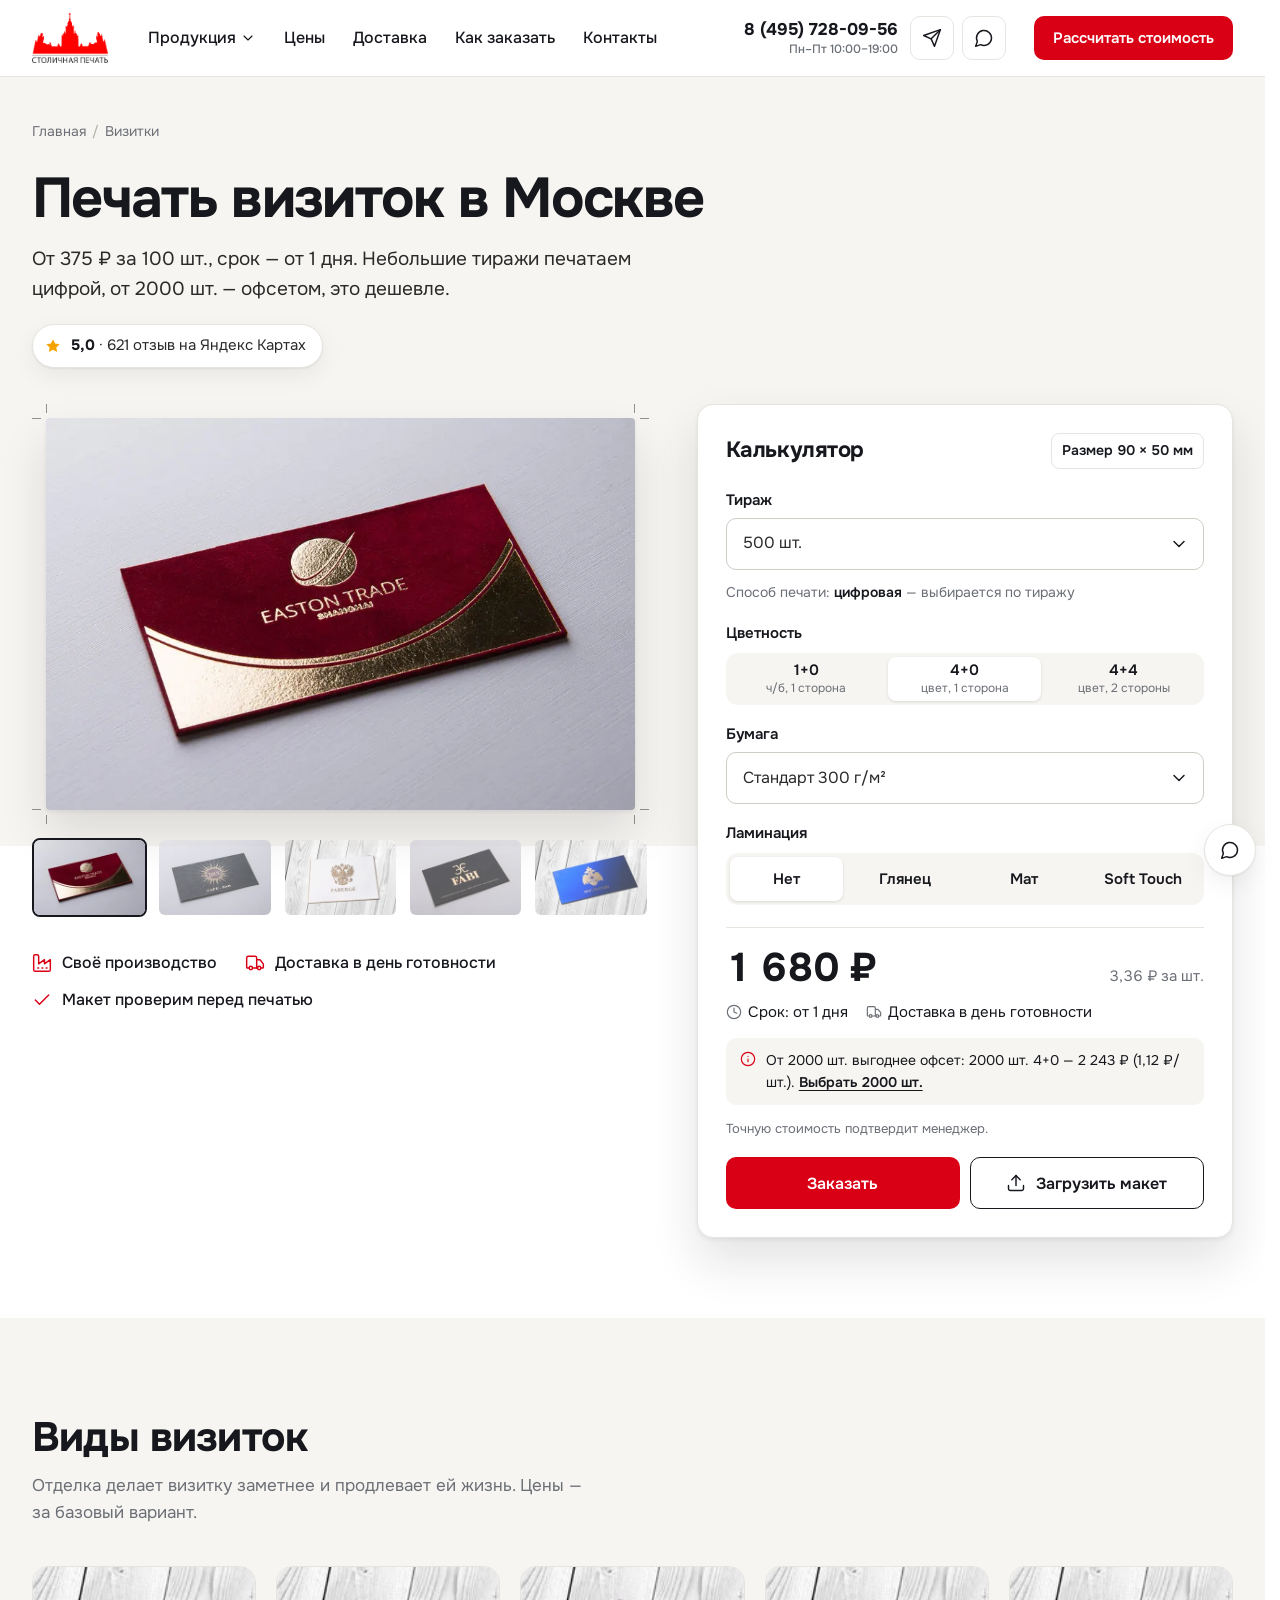
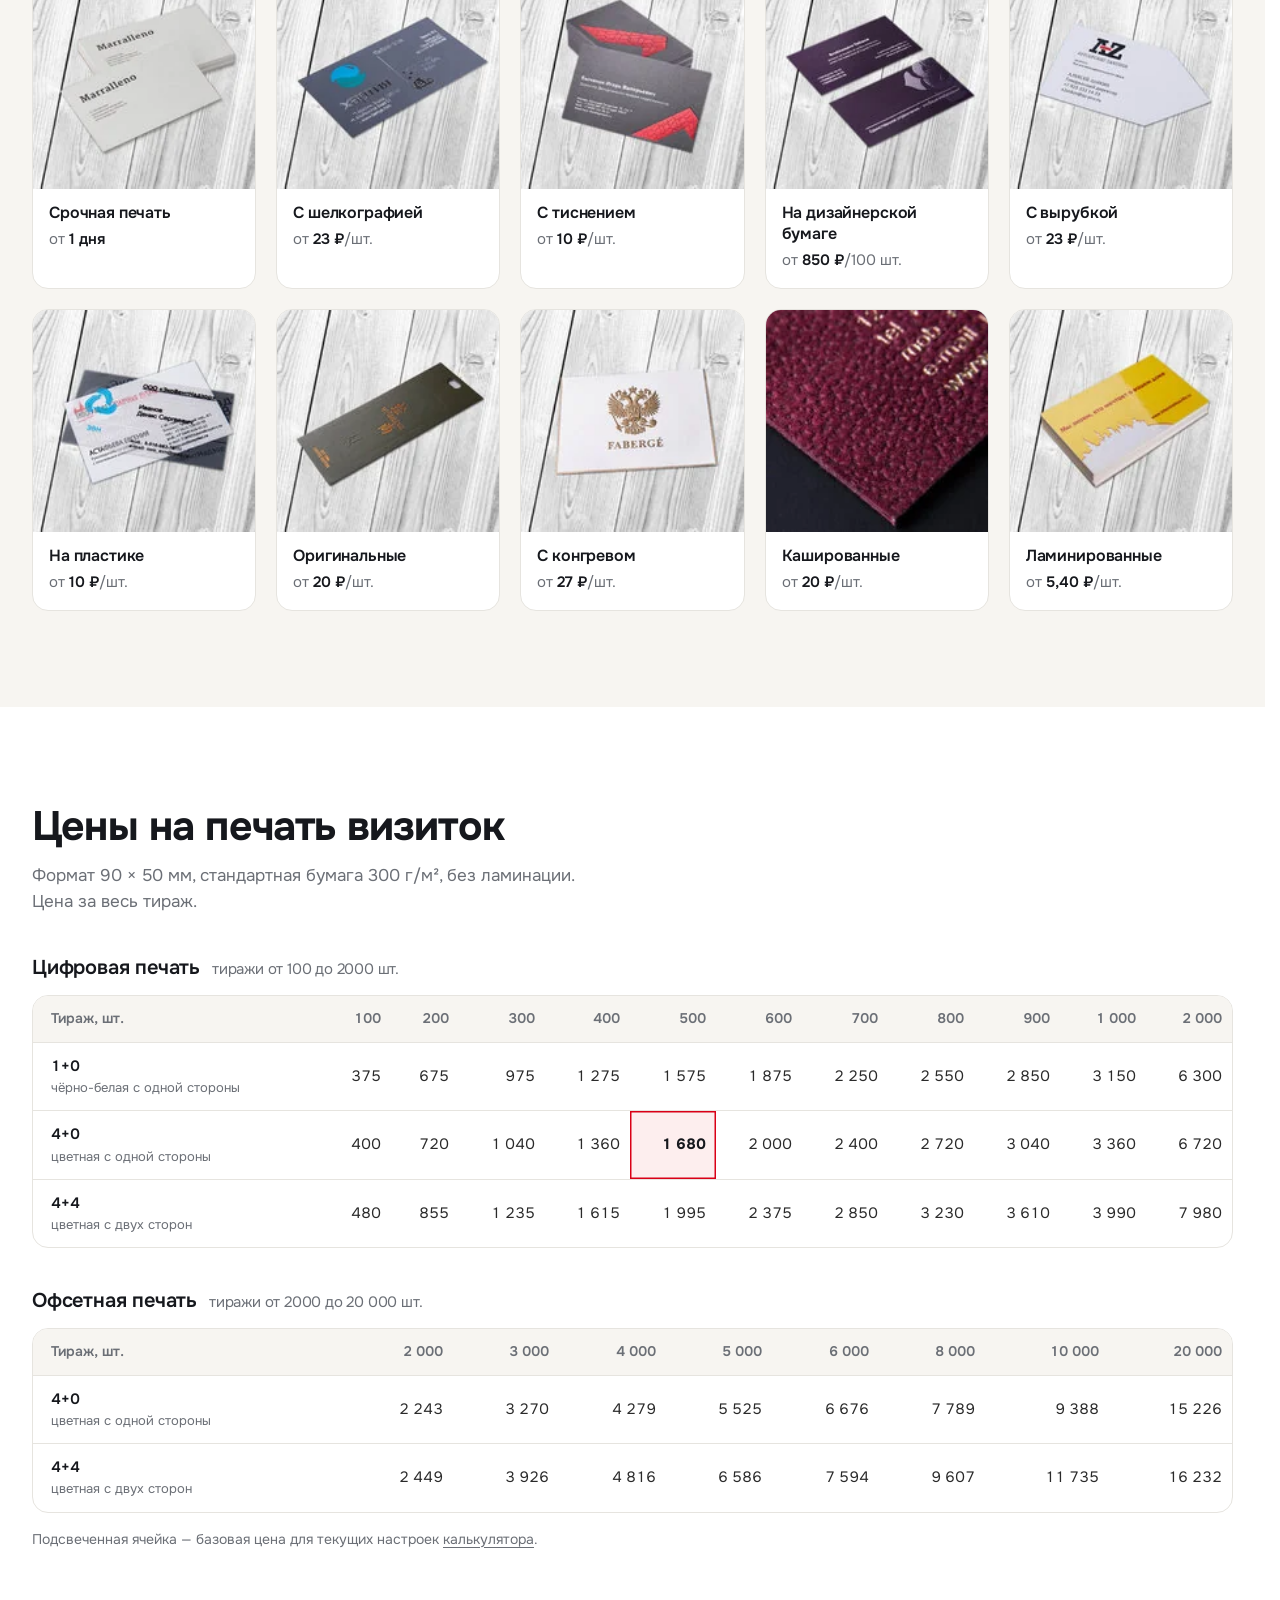
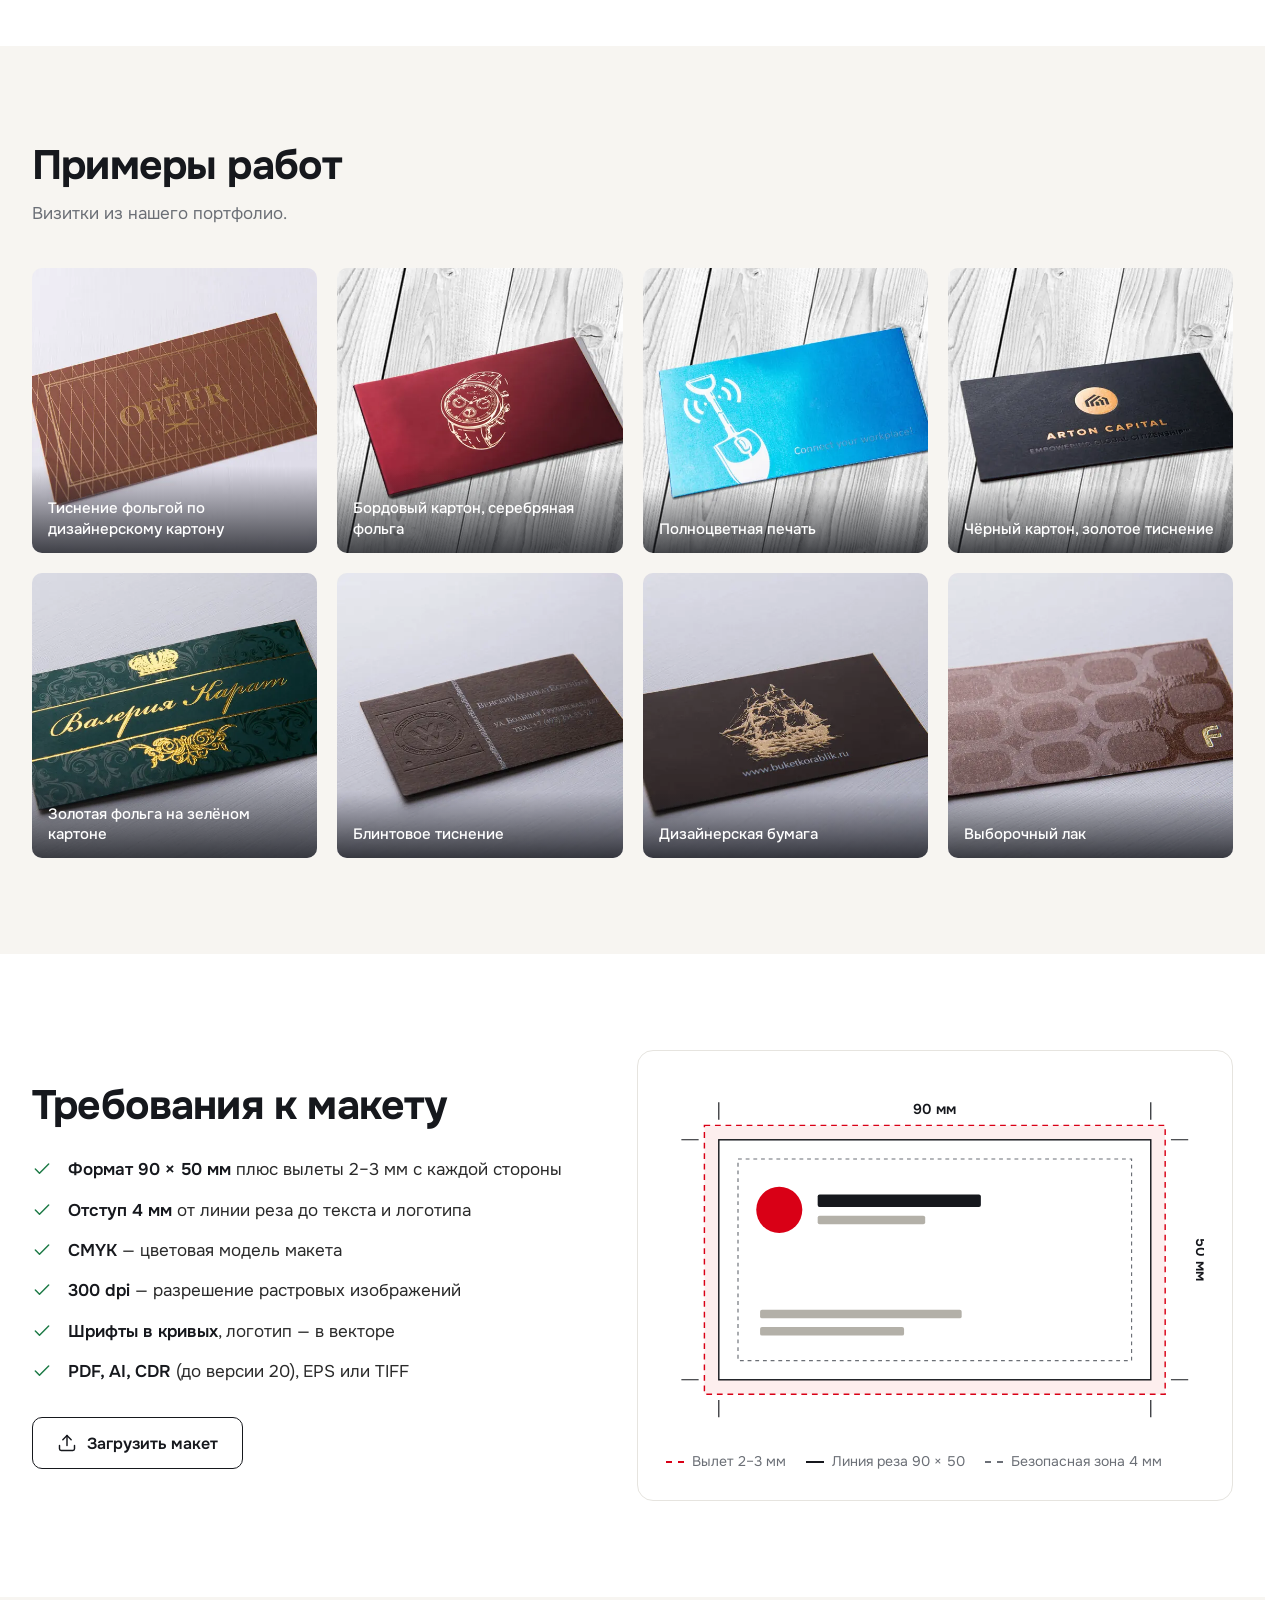
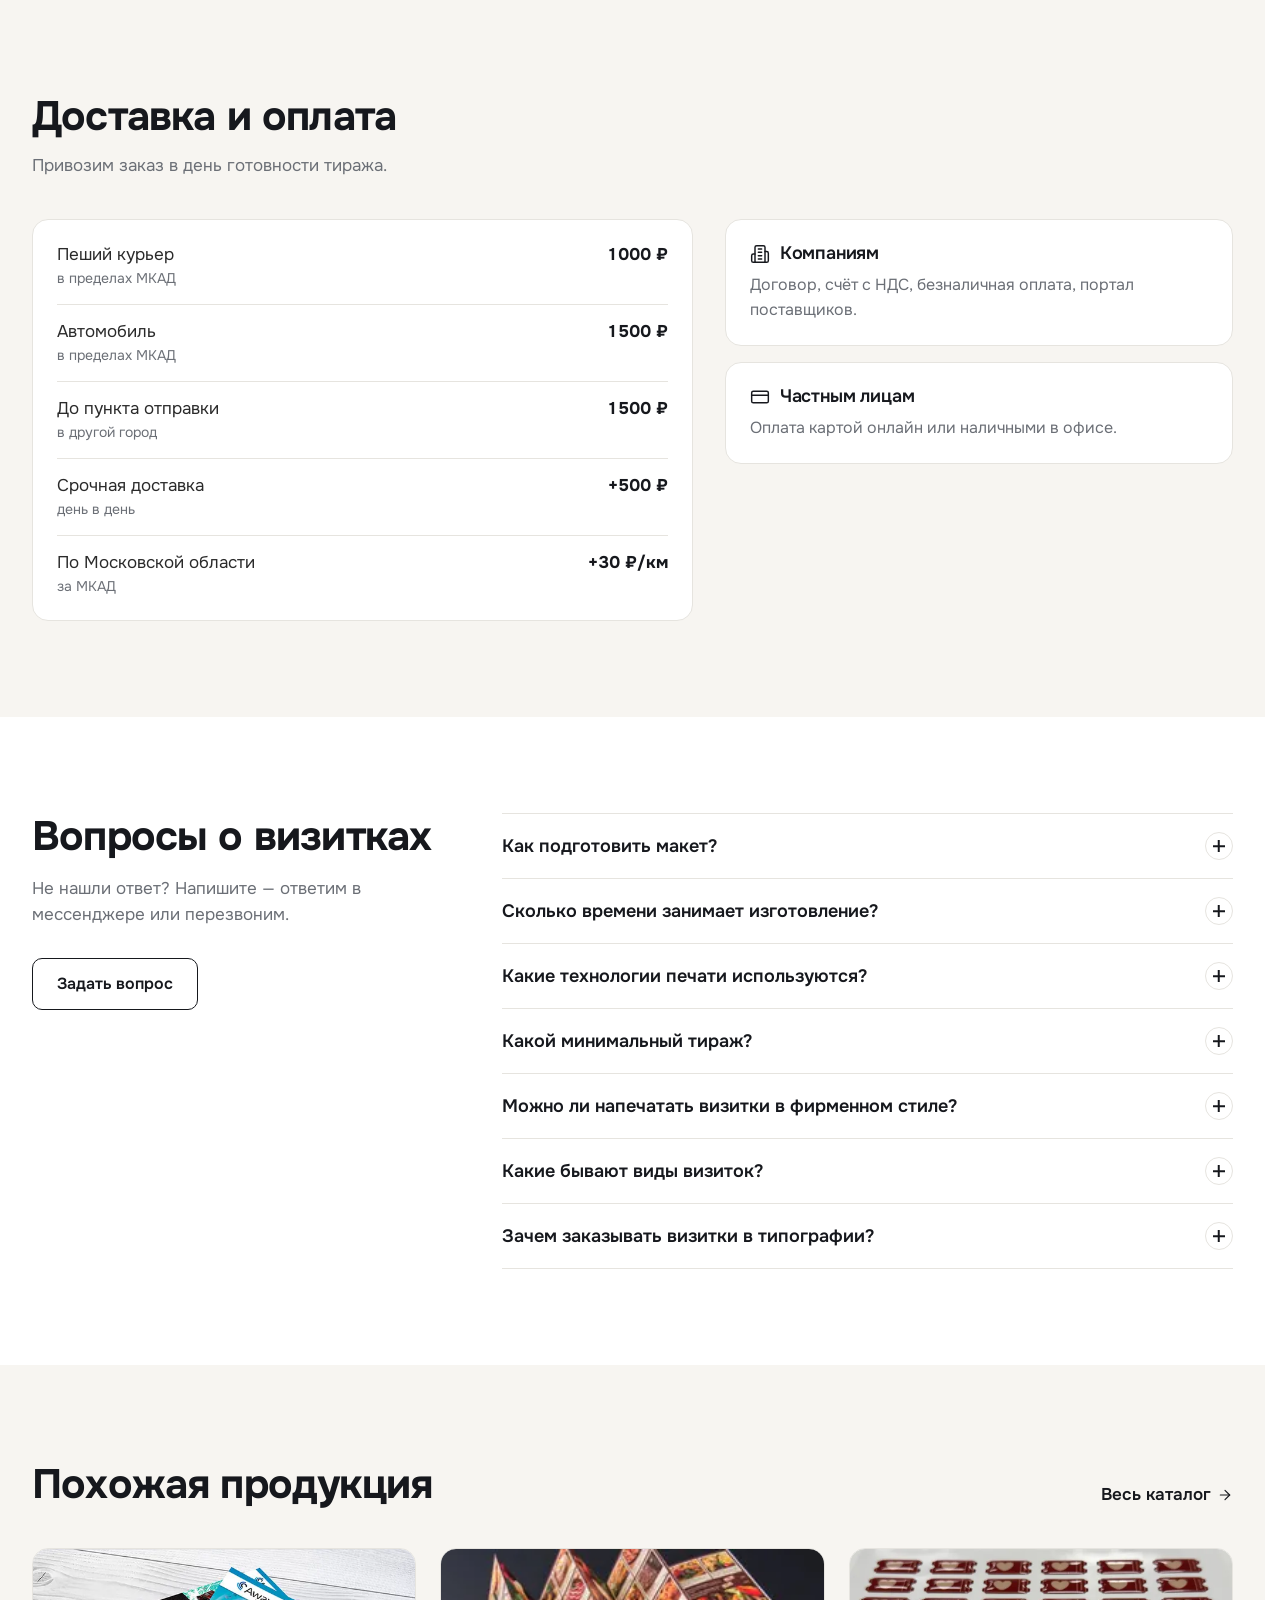
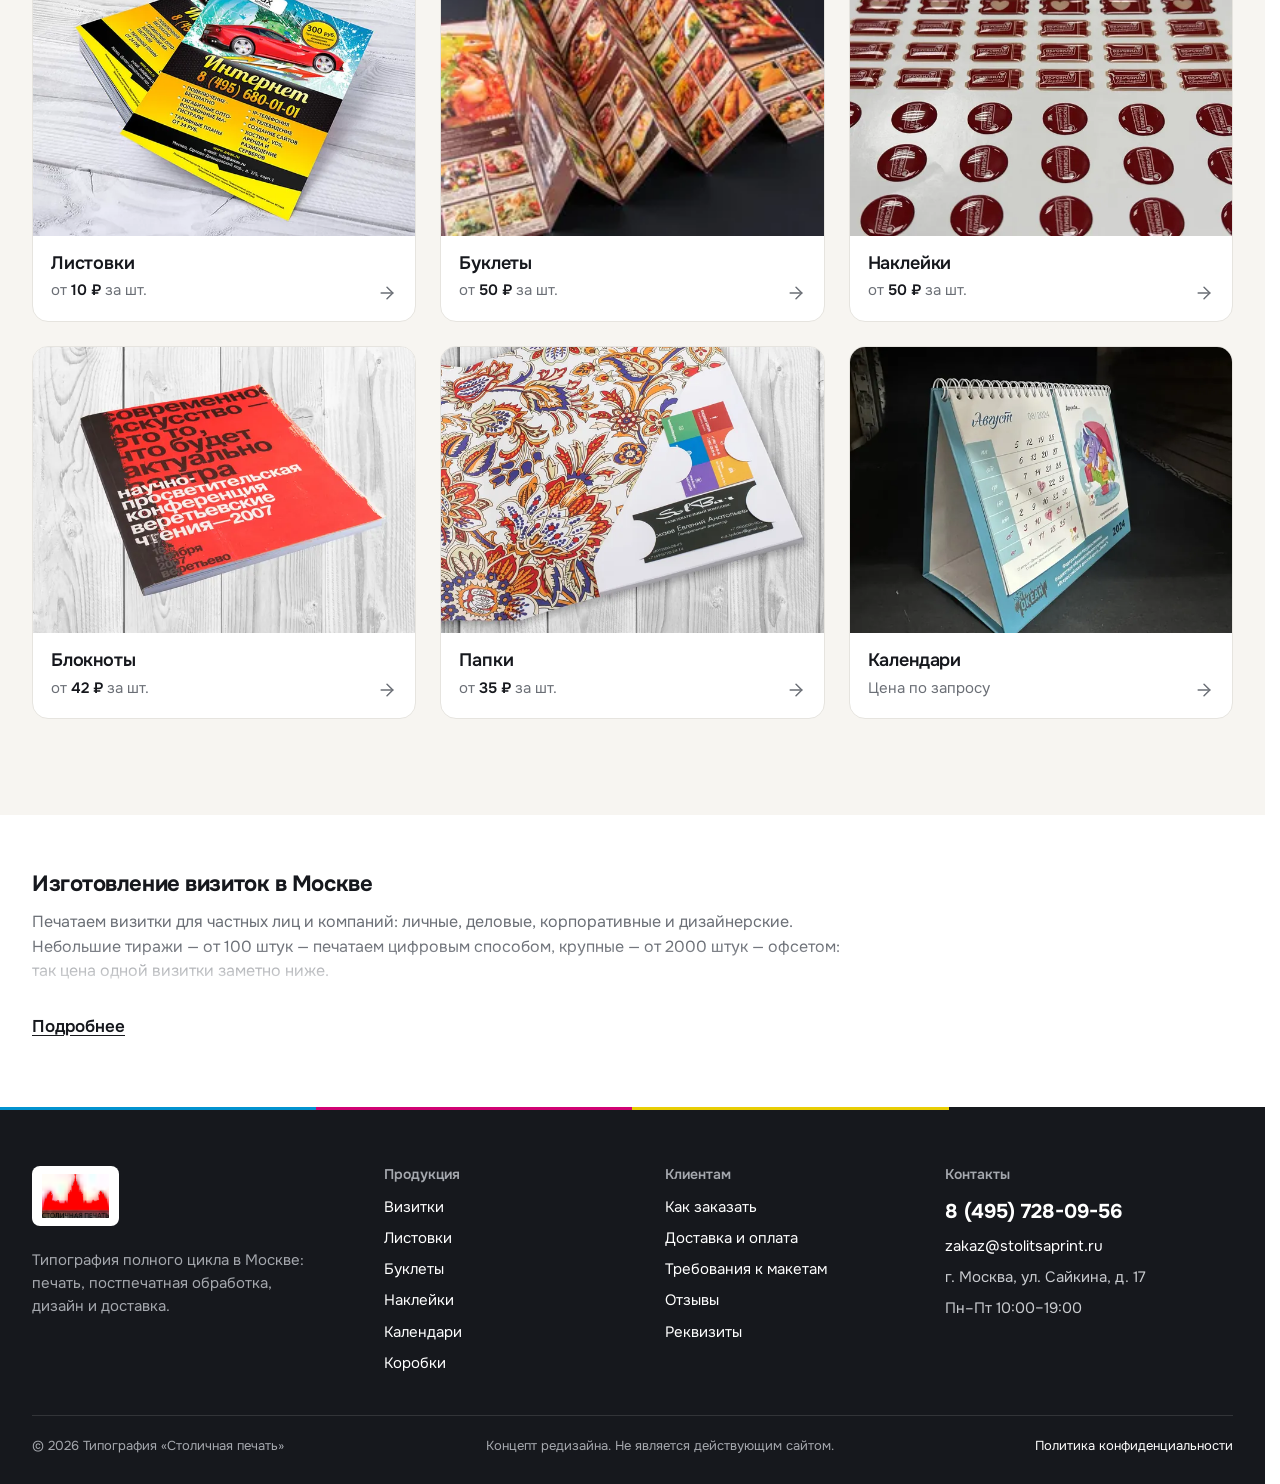
<file: vizitki/index.html>
<!doctype html>
<html lang="ru">
<head>
  <meta charset="utf-8">
  <meta name="viewport" content="width=device-width, initial-scale=1">
  <title>Печать визиток в Москве — от 375 ₽ за 100 шт. | Столичная печать</title>
  <meta name="description" content="Печать визиток в Москве от 375 ₽ за 100 шт.: цифра от 100 шт., офсет от 2000 шт. Тиснение, шелкография, ламинация, пластик. Калькулятор цены и доставка.">
  <!-- Концепт: не индексировать, чтобы не конкурировать с действующим сайтом -->
  <meta name="robots" content="noindex, nofollow">
  <meta name="theme-color" content="#ffffff">
  <meta property="og:type" content="product">
  <meta property="og:locale" content="ru_RU">
  <meta property="og:title" content="Печать визиток в Москве — Столичная печать">
  <meta property="og:description" content="От 375 ₽ за 100 шт. Калькулятор цены, тиснение, шелкография, ламинация.">
  <link rel="icon" href="../assets/img/favicon.png" type="image/png">
  <link rel="preconnect" href="https://fonts.googleapis.com">
  <link rel="preconnect" href="https://fonts.gstatic.com" crossorigin>
  <link rel="stylesheet" href="https://fonts.googleapis.com/css2?family=Onest:wght@400;500;600;700&display=swap">
  <link rel="preload" as="image" href="../assets/img/vizitki/hero-1.webp" fetchpriority="high" media="(min-width: 1024px)">
  <link rel="stylesheet" href="../assets/css/styles.css">
  <script>document.documentElement.classList.add('js');</script>
  <script src="../assets/js/main.js" defer></script>
  <script type="application/ld+json">
  {
    "@context": "https://schema.org",
    "@type": "BreadcrumbList",
    "itemListElement": [
      { "@type": "ListItem", "position": 1, "name": "Главная", "item": "https://stolitsaprint.ru/" },
      { "@type": "ListItem", "position": 2, "name": "Визитки", "item": "https://stolitsaprint.ru/vizitki/" }
    ]
  }
  </script>
  <script type="application/ld+json">
  {
    "@context": "https://schema.org",
    "@type": "Product",
    "name": "Печать визиток 90 × 50 мм",
    "description": "Цифровая и офсетная печать визиток 90 × 50 мм тиражом от 100 до 20 000 штук. Тиснение, шелкография, ламинация, вырубка.",
    "image": "https://stolitsaprint.ru/upload/iblock/3b4/966z9xvenf8vq7xwb5jr5oeln48d3bhk.jpg",
    "brand": { "@type": "Brand", "name": "Столичная печать" },
    "offers": {
      "@type": "AggregateOffer",
      "priceCurrency": "RUB",
      "lowPrice": "375",
      "highPrice": "16232",
      "offerCount": "49",
      "availability": "https://schema.org/InStock",
      "seller": { "@type": "Organization", "name": "Типография «Столичная печать»", "url": "https://stolitsaprint.ru/" }
    }
  }
  </script>
  <script type="application/ld+json">
  {
    "@context": "https://schema.org",
    "@type": "FAQPage",
    "mainEntity": [
      { "@type": "Question", "name": "Как подготовить макет?", "acceptedAnswer": { "@type": "Answer", "text": "Пришлите файл в PDF, AI, CDR (до версии 20), EPS или TIFF: цветовая модель CMYK, разрешение 300 dpi. Вылеты — 2–3 мм, важные элементы — не ближе 4 мм к краю. Шрифты — в кривых, логотип — в векторе." } },
      { "@type": "Question", "name": "Сколько времени занимает изготовление?", "acceptedAnswer": { "@type": "Answer", "text": "Срок зависит от тиража и отделки. Срочные заказы возможны — уточните у менеджера." } },
      { "@type": "Question", "name": "Какие технологии печати используются?", "acceptedAnswer": { "@type": "Answer", "text": "Цифровая, офсетная и УФ-печать, а также тиснение фольгой, выборочный лак, конгрев и ламинация. Технологию подбираем под дизайн, бумагу и тираж." } },
      { "@type": "Question", "name": "Какой минимальный тираж?", "acceptedAnswer": { "@type": "Answer", "text": "От 100 штук. Подберём вариант под бюджет и задачу: для старта, массовой раздачи или премиальных визиток." } },
      { "@type": "Question", "name": "Можно ли напечатать визитки в фирменном стиле?", "acceptedAnswer": { "@type": "Answer", "text": "Да: с вашим логотипом, фирменными цветами и шрифтами. Разработаем макет с нуля или адаптируем ваш под технические требования." } },
      { "@type": "Question", "name": "Какие бывают виды визиток?", "acceptedAnswer": { "@type": "Answer", "text": "Односторонние и двусторонние, вертикальные и горизонтальные, на классической и дизайнерской бумаге. С ламинацией, выборочным лаком, тиснением, скруглёнными углами, нестандартного размера, а также прозрачные, пластиковые и металлические." } },
      { "@type": "Question", "name": "Зачем заказывать визитки в типографии?", "acceptedAnswer": { "@type": "Answer", "text": "Визитка остаётся у клиента после встречи. Качественно напечатанная визитка подчёркивает профессионализм и делает первое впечатление увереннее." } }
    ]
  }
  </script>
</head>
<body>
<!-- Иконки: один набор (Lucide), линейные, одна толщина -->
<svg width="0" height="0" style="position:absolute" aria-hidden="true" focusable="false">
  <symbol id="i-phone" viewBox="0 0 24 24"><path d="M22 16.92v3a2 2 0 0 1-2.18 2 19.79 19.79 0 0 1-8.63-3.07 19.5 19.5 0 0 1-6-6 19.79 19.79 0 0 1-3.07-8.67A2 2 0 0 1 4.11 2h3a2 2 0 0 1 2 1.72 12.84 12.84 0 0 0 .7 2.81 2 2 0 0 1-.45 2.11L8.09 9.91a16 16 0 0 0 6 6l1.27-1.27a2 2 0 0 1 2.11-.45 12.84 12.84 0 0 0 2.81.7A2 2 0 0 1 22 16.92z"/></symbol>
  <symbol id="i-send" viewBox="0 0 24 24"><path d="m22 2-7 20-4-9-9-4Z"/><path d="M22 2 11 13"/></symbol>
  <symbol id="i-msg" viewBox="0 0 24 24"><path d="M7.9 20A9 9 0 1 0 4 16.1L2 22Z"/></symbol>
  <symbol id="i-menu" viewBox="0 0 24 24"><path d="M4 6h16"/><path d="M4 12h16"/><path d="M4 18h16"/></symbol>
  <symbol id="i-x" viewBox="0 0 24 24"><path d="M18 6 6 18"/><path d="m6 6 12 12"/></symbol>
  <symbol id="i-chev-down" viewBox="0 0 24 24"><path d="m6 9 6 6 6-6"/></symbol>
  <symbol id="i-arrow-right" viewBox="0 0 24 24"><path d="M5 12h14"/><path d="m12 5 7 7-7 7"/></symbol>
  <symbol id="i-star" viewBox="0 0 24 24"><path d="M12 2l3.09 6.26L22 9.27l-5 4.87 1.18 6.88L12 17.77l-6.18 3.25L7 14.14 2 9.27l6.91-1.01L12 2z"/></symbol>
  <symbol id="i-factory" viewBox="0 0 24 24"><path d="M2 20a2 2 0 0 0 2 2h16a2 2 0 0 0 2-2V8l-7 5V8l-7 5V4a2 2 0 0 0-2-2H4a2 2 0 0 0-2 2Z"/><path d="M17 18h1"/><path d="M12 18h1"/><path d="M7 18h1"/></symbol>
  <symbol id="i-truck" viewBox="0 0 24 24"><path d="M14 18V6a2 2 0 0 0-2-2H4a2 2 0 0 0-2 2v11a1 1 0 0 0 1 1h2"/><path d="M15 18H9"/><path d="M19 18h2a1 1 0 0 0 1-1v-3.65a1 1 0 0 0-.22-.62l-3.48-4.35A1 1 0 0 0 17.52 8H14"/><circle cx="17" cy="18" r="2"/><circle cx="7" cy="18" r="2"/></symbol>
  <symbol id="i-upload" viewBox="0 0 24 24"><path d="M21 15v4a2 2 0 0 1-2 2H5a2 2 0 0 1-2-2v-4"/><path d="m17 8-5-5-5 5"/><path d="M12 3v12"/></symbol>
  <symbol id="i-calc" viewBox="0 0 24 24"><rect width="16" height="20" x="4" y="2" rx="2"/><path d="M8 6h8"/><path d="M16 14v4"/><path d="M16 10h.01"/><path d="M12 10h.01"/><path d="M8 10h.01"/><path d="M12 14h.01"/><path d="M8 14h.01"/><path d="M12 18h.01"/><path d="M8 18h.01"/></symbol>
  <symbol id="i-check" viewBox="0 0 24 24"><path d="M20 6 9 17l-5-5"/></symbol>
  <symbol id="i-check-circle" viewBox="0 0 24 24"><circle cx="12" cy="12" r="10"/><path d="m9 12 2 2 4-4"/></symbol>
  <symbol id="i-info" viewBox="0 0 24 24"><circle cx="12" cy="12" r="10"/><path d="M12 16v-4"/><path d="M12 8h.01"/></symbol>
  <symbol id="i-clock" viewBox="0 0 24 24"><circle cx="12" cy="12" r="10"/><path d="M12 6v6l4 2"/></symbol>
  <symbol id="i-building" viewBox="0 0 24 24"><path d="M6 22V4a2 2 0 0 1 2-2h8a2 2 0 0 1 2 2v18Z"/><path d="M6 12H4a2 2 0 0 0-2 2v6a2 2 0 0 0 2 2h2"/><path d="M18 9h2a2 2 0 0 1 2 2v9a2 2 0 0 1-2 2h-2"/><path d="M10 6h4"/><path d="M10 10h4"/><path d="M10 14h4"/><path d="M10 18h4"/></symbol>
  <symbol id="i-card" viewBox="0 0 24 24"><rect width="20" height="14" x="2" y="5" rx="2"/><path d="M2 10h20"/></symbol>
  <symbol id="i-paperclip" viewBox="0 0 24 24"><path d="m21.44 11.05-9.19 9.19a6 6 0 0 1-8.49-8.49l8.57-8.57A4 4 0 1 1 18 8.84l-8.59 8.57a2 2 0 0 1-2.83-2.83l8.49-8.48"/></symbol>
</svg>

<a class="skip-link" href="#main">Перейти к содержанию</a>

<header class="header">
  <div class="container header__inner">
    <a class="logo" href="../" aria-label="Столичная печать — на главную"><img src="../assets/img/logo.png" width="189" height="125" alt="Столичная печать"></a>
    <nav class="nav" aria-label="Основное меню">
      <button class="nav__link" id="mega-btn" type="button" aria-expanded="false" aria-controls="mega">Продукция <svg class="i i--sm" aria-hidden="true"><use href="#i-chev-down"/></svg></button>
      <a class="nav__link" href="#price">Цены</a>
      <a class="nav__link" href="#delivery">Доставка</a>
      <a class="nav__link" href="../#how">Как заказать</a>
      <a class="nav__link" href="../#contacts">Контакты</a>
    </nav>
    <div class="header__contacts">
      <div class="header__phone-wrap"><a class="header__phone" href="tel:+74957280956">8 (495) 728-09-56</a><span class="header__hours">Пн–Пт 10:00–19:00</span></div>
      <a class="icon-btn icon-btn--call" href="tel:+74957280956" aria-label="Позвонить: 8 (495) 728-09-56"><svg class="i" aria-hidden="true"><use href="#i-phone"/></svg></a>
      <a class="icon-btn" href="https://t.me/Stolitsaprint" target="_blank" rel="noopener" aria-label="Написать в Telegram" title="Telegram"><svg class="i" aria-hidden="true"><use href="#i-send"/></svg></a>
      <a class="icon-btn" href="https://max.ru/u/f9LHodD0cOImZH7Z6fxQsS6uw_I-IrdhSO24rC0mJl4U2F6npe6dw1zh8OI" target="_blank" rel="noopener" aria-label="Написать в MAX" title="MAX"><svg class="i" aria-hidden="true"><use href="#i-msg"/></svg></a>
    </div>
    <a class="btn btn--primary btn--sm header__cta" href="#calc-card">Рассчитать стоимость</a>
    <button class="icon-btn burger" id="burger" type="button" aria-expanded="false" aria-controls="mnav" aria-label="Открыть меню"><svg class="i" aria-hidden="true"><use href="#i-menu"/></svg></button>
  </div>

  <div class="mega" id="mega" hidden>
    <div class="container mega__grid">
      <div class="mega__group">
        <h3>Полиграфия</h3>
        <ul>
          <li><a href="./" aria-current="page">Визитки</a></li>
          <li><a href="#" data-stub>Листовки</a></li>
          <li><a href="#" data-stub>Буклеты</a></li>
          <li><a href="#" data-stub>Каталоги</a></li>
          <li><a href="#" data-stub>Блокноты</a></li>
          <li><a href="#" data-stub>Календари</a></li>
          <li><a href="#" data-stub>Наклейки</a></li>
        </ul>
      </div>
      <div class="mega__group">
        <h3>Упаковка</h3>
        <ul>
          <li><a href="#" data-stub>Коробки</a></li>
          <li><a href="#" data-stub>Пакеты</a></li>
          <li><a href="#" data-stub>Подарочная упаковка</a></li>
          <li><a href="#" data-stub>Папки</a></li>
        </ul>
      </div>
      <div class="mega__group">
        <h3>Сувениры</h3>
        <ul>
          <li><a href="#" data-stub>Ручки с логотипом</a></li>
          <li><a href="#" data-stub>Кружки</a></li>
          <li><a href="#" data-stub>Ежедневники</a></li>
          <li><a href="#" data-stub>Футболки</a></li>
        </ul>
      </div>
      <div class="mega__group">
        <h3>Реклама и POS</h3>
        <ul>
          <li><a href="#" data-stub>Roll-up</a></li>
          <li><a href="#" data-stub>Баннеры</a></li>
          <li><a href="#" data-stub>Вывески</a></li>
          <li><a href="#" data-stub>POS-материалы</a></li>
        </ul>
      </div>
      <div class="mega__group">
        <h3>Дизайн</h3>
        <ul>
          <li><a href="#" data-stub>Разработка макета</a></li>
          <li><a href="#" data-stub>Логотип</a></li>
          <li><a href="#" data-stub>Фирменный стиль</a></li>
        </ul>
      </div>
      <div class="mega__promo">
        <h3>Не нашли нужное?</h3>
        <p>Опишите задачу или пришлите макет — посчитаем любой тираж.</p>
        <button class="btn btn--secondary btn--sm" type="button" data-order data-title="Расчёт заказа">Оставить заявку</button>
        <a class="link-arrow" href="#" data-stub>Весь каталог <svg class="i i--sm" aria-hidden="true"><use href="#i-arrow-right"/></svg></a>
      </div>
    </div>
  </div>
</header>

<div class="mnav" id="mnav" hidden>
  <nav aria-label="Мобильное меню">
    <ul class="mnav__list">
      <li>
        <button class="mnav__link" type="button" data-toggle aria-expanded="false" aria-controls="mnav-products">Продукция <svg class="i" aria-hidden="true"><use href="#i-chev-down"/></svg></button>
        <ul class="mnav__sub" id="mnav-products" hidden>
          <li><a href="./" aria-current="page">Визитки</a></li>
          <li><a href="#" data-stub>Листовки</a></li>
          <li><a href="#" data-stub>Буклеты</a></li>
          <li><a href="#" data-stub>Наклейки</a></li>
          <li><a href="#" data-stub>Календари</a></li>
          <li><a href="#" data-stub>Каталоги</a></li>
          <li><a href="#" data-stub>Коробки</a></li>
          <li><a href="#" data-stub>Пакеты</a></li>
          <li><a href="#" data-stub>Сувениры</a></li>
          <li><a href="#" data-stub>Весь каталог</a></li>
        </ul>
      </li>
      <li><a class="mnav__link" href="#price">Цены</a></li>
      <li><a class="mnav__link" href="#delivery">Доставка</a></li>
      <li><a class="mnav__link" href="../#how">Как заказать</a></li>
      <li><a class="mnav__link" href="../#contacts">Контакты</a></li>
    </ul>
    <div class="mnav__foot">
      <a class="header__phone" href="tel:+74957280956">8 (495) 728-09-56</a>
      <a class="btn btn--primary btn--block" href="#calc-card">Рассчитать стоимость</a>
      <a class="btn btn--secondary btn--block" href="https://t.me/Stolitsaprint" target="_blank" rel="noopener"><svg class="i" aria-hidden="true"><use href="#i-send"/></svg>Telegram</a>
      <a class="btn btn--secondary btn--block" href="https://max.ru/u/f9LHodD0cOImZH7Z6fxQsS6uw_I-IrdhSO24rC0mJl4U2F6npe6dw1zh8OI" target="_blank" rel="noopener"><svg class="i" aria-hidden="true"><use href="#i-msg"/></svg>MAX</a>
    </div>
  </nav>
</div>

<main id="main">
  <!-- 1. Первый экран: галерея + калькулятор -->
  <section class="phero" aria-labelledby="page-title">
    <div class="container">
      <nav class="crumbs" aria-label="Хлебные крошки">
        <ol>
          <li><a href="../">Главная</a></li>
          <li><span aria-current="page">Визитки</span></li>
        </ol>
      </nav>
      <div class="phero__head">
        <h1 id="page-title">Печать визиток в&nbsp;Москве</h1>
        <p class="phero__lead">От 375&nbsp;₽ за 100&nbsp;шт., срок — от&nbsp;1&nbsp;дня. Небольшие тиражи печатаем цифрой, от&nbsp;2000&nbsp;шт. — офсетом, это дешевле.</p>
        <a class="rating-badge" href="https://yandex.ru/maps/org/stolichnaya_pechat/109474708902/" target="_blank" rel="noopener">
          <span class="stars" aria-hidden="true"><svg class="i"><use href="#i-star"/></svg></span>
          <span><strong>5,0</strong> · 621 отзыв на Яндекс Картах</span>
        </a>
      </div>

      <div class="phero__grid">
        <div class="pgal">
          <div class="pgal__main crop">
            <img id="pgal-main" src="../assets/img/vizitki/hero-1.webp" width="817" height="544" alt="Визитка на бордовом картоне с тиснением золотой фольгой" fetchpriority="high" decoding="async">
          </div>
          <ul class="pgal__thumbs" aria-label="Другие фото">
            <li><button class="pgal__thumb" type="button" aria-pressed="true" data-src="../assets/img/vizitki/hero-1.webp" data-alt="Визитка на бордовом картоне с тиснением золотой фольгой"><img decoding="async" src="../assets/img/vizitki/thumb-1.webp" width="240" height="160" alt="Фото 1: визитка с тиснением фольгой"></button></li>
            <li><button class="pgal__thumb" type="button" aria-pressed="false" data-src="../assets/img/vizitki/hero-2.webp" data-alt="Чёрная визитка кафе-бара с тиснением фольгой"><img decoding="async" src="../assets/img/vizitki/thumb-2.webp" width="240" height="160" alt="Фото 2: чёрная визитка с тиснением"></button></li>
            <li><button class="pgal__thumb" type="button" aria-pressed="false" data-src="../assets/img/vizitki/hero-3.webp" data-alt="Белая визитка с конгревным гербом"><img decoding="async" src="../assets/img/vizitki/thumb-3.webp" width="240" height="160" alt="Фото 3: визитка с конгревом"></button></li>
            <li><button class="pgal__thumb" type="button" aria-pressed="false" data-src="../assets/img/vizitki/hero-4.webp" data-alt="Чёрная визитка с золотым логотипом"><img decoding="async" src="../assets/img/vizitki/thumb-4.webp" width="240" height="160" alt="Фото 4: чёрная визитка с золотым логотипом"></button></li>
            <li><button class="pgal__thumb" type="button" aria-pressed="false" data-src="../assets/img/vizitki/hero-5.webp" data-alt="Синяя визитка с тиснением герба МЧС России"><img decoding="async" src="../assets/img/vizitki/thumb-5.webp" width="240" height="160" alt="Фото 5: визитка МЧС России"></button></li>
          </ul>
          <ul class="facts pgal__facts">
            <li><svg class="i" aria-hidden="true"><use href="#i-factory"/></svg>Своё производство</li>
            <li><svg class="i" aria-hidden="true"><use href="#i-truck"/></svg>Доставка в&nbsp;день готовности</li>
            <li><svg class="i" aria-hidden="true"><use href="#i-check"/></svg>Макет проверим перед печатью</li>
          </ul>
        </div>

        <div class="calc" id="calc-card">
          <div class="calc__title">
            <h2>Калькулятор</h2>
            <span class="calc__size">Размер 90 × 50 мм</span>
          </div>
          <form class="calc__form" id="calc" aria-label="Расчёт стоимости визиток">
            <div class="field">
              <label for="calc-run">Тираж</label>
              <select class="input select" id="calc-run" name="run"><optgroup label="Цифровая печать"><option value="100">100 шт.</option><option value="200">200 шт.</option><option value="300">300 шт.</option><option value="400">400 шт.</option><option value="500" selected>500 шт.</option><option value="600">600 шт.</option><option value="700">700 шт.</option><option value="800">800 шт.</option><option value="900">900 шт.</option><option value="1000">1&nbsp;000 шт.</option></optgroup><optgroup label="Офсетная печать"><option value="2000">2&nbsp;000 шт.</option><option value="3000">3&nbsp;000 шт.</option><option value="4000">4&nbsp;000 шт.</option><option value="5000">5&nbsp;000 шт.</option><option value="6000">6&nbsp;000 шт.</option><option value="8000">8&nbsp;000 шт.</option><option value="10000">10&nbsp;000 шт.</option><option value="20000">20&nbsp;000 шт.</option></optgroup></select>
              <p class="calc__method" id="calc-method">Способ печати: <b>цифровая</b> — выбирается по тиражу</p>
            </div>
            <fieldset>
              <legend>Цветность</legend>
              <div class="seg">
                <label><input type="radio" name="color" value="1+0" id="color-10">1+0<small>ч/б, 1 сторона</small></label>
                <label><input type="radio" name="color" value="4+0" id="color-40" checked>4+0<small>цвет, 1 сторона</small></label>
                <label><input type="radio" name="color" value="4+4" id="color-44">4+4<small>цвет, 2 стороны</small></label>
              </div>
            </fieldset>
            <div class="field">
              <label for="calc-paper">Бумага</label>
              <select class="input select" id="calc-paper" name="paper">
                <option value="standard">Стандарт 300 г/м²</option>
                <option value="linen">Лён</option>
                <option value="majestic">Majestic</option>
                <option value="touche">Touche Cover</option>
              </select>
            </div>
            <fieldset>
              <legend>Ламинация</legend>
              <div class="seg">
                <label><input type="radio" name="lam" value="none" checked>Нет</label>
                <label><input type="radio" name="lam" value="gloss">Глянец</label>
                <label><input type="radio" name="lam" value="matte">Мат</label>
                <label><input type="radio" name="lam" value="softtouch">Soft Touch</label>
              </div>
            </fieldset>
          </form>
          <div class="calc__result">
            <div class="calc__total">
              <output class="calc__price" id="calc-total" form="calc" aria-live="polite">1&nbsp;680&nbsp;₽</output>
              <span class="calc__per" id="calc-per">3,36&nbsp;₽ за шт.</span>
            </div>
            <div class="calc__meta">
              <span><svg class="i i--sm" aria-hidden="true"><use href="#i-clock"/></svg><span id="calc-lead">Срок: от 1 дня</span></span>
              <span><svg class="i i--sm" aria-hidden="true"><use href="#i-truck"/></svg>Доставка в день готовности</span>
            </div>
            <p class="calc__hint" id="calc-hint"><svg class="i i--sm" aria-hidden="true"><use href="#i-info"/></svg><span id="calc-hint-text">От 2000 шт. выгоднее офсет: 2000 шт. 4+0 — 2&nbsp;243&nbsp;₽ (1,12&nbsp;₽/шт.).</span></p>
            <p class="calc__note">Точную стоимость подтвердит менеджер.</p>
            <div class="calc__actions">
              <button class="btn btn--primary" type="button" data-order="calc">Заказать</button>
              <button class="btn btn--secondary" type="button" data-order="calc" data-file><svg class="i" aria-hidden="true"><use href="#i-upload"/></svg>Загрузить макет</button>
            </div>
          </div>
        </div>
      </div>
    </div>
  </section>

  <!-- 2. Виды визиток -->
  <section class="section section--paper" id="types" aria-labelledby="types-title">
    <div class="container">
      <div class="section-head">
        <div>
          <h2 id="types-title">Виды визиток</h2>
          <p>Отделка делает визитку заметнее и продлевает ей жизнь. Цены — за базовый вариант.</p>
        </div>
      </div>
      <ul class="types">
        <li class="type"><img decoding="async" src="../assets/img/vizitki/type-01.webp" width="170" height="170" alt="Срочные визитки — пример работы"><div class="type__body"><h3 class="type__name"><a href="#" data-stub>Срочная печать</a></h3><p class="type__price">от <strong>1 дня</strong></p></div></li>
        <li class="type"><img decoding="async" src="../assets/img/vizitki/type-02.webp" width="170" height="170" alt="Визитки с шелкографией — пример работы"><div class="type__body"><h3 class="type__name"><a href="#" data-stub>С шелкографией</a></h3><p class="type__price">от <strong>23&nbsp;₽</strong>/шт.</p></div></li>
        <li class="type"><img decoding="async" src="../assets/img/vizitki/type-03.webp" width="170" height="170" alt="Визитки с тиснением — пример работы"><div class="type__body"><h3 class="type__name"><a href="#" data-stub>С тиснением</a></h3><p class="type__price">от <strong>10&nbsp;₽</strong>/шт.</p></div></li>
        <li class="type"><img decoding="async" src="../assets/img/vizitki/type-04.webp" width="170" height="170" alt="Визитки на дизайнерской бумаге — пример работы"><div class="type__body"><h3 class="type__name"><a href="#" data-stub>На дизайнерской бумаге</a></h3><p class="type__price">от <strong>850&nbsp;₽</strong>/100&nbsp;шт.</p></div></li>
        <li class="type"><img decoding="async" src="../assets/img/vizitki/type-05.webp" width="170" height="170" alt="Визитки с фигурной вырубкой — пример работы"><div class="type__body"><h3 class="type__name"><a href="#" data-stub>С вырубкой</a></h3><p class="type__price">от <strong>23&nbsp;₽</strong>/шт.</p></div></li>
        <li class="type"><img decoding="async" src="../assets/img/vizitki/type-06.webp" width="170" height="170" alt="Пластиковые визитки — пример работы"><div class="type__body"><h3 class="type__name"><a href="#" data-stub>На пластике</a></h3><p class="type__price">от <strong>10&nbsp;₽</strong>/шт.</p></div></li>
        <li class="type"><img decoding="async" src="../assets/img/vizitki/type-07.webp" width="170" height="170" alt="Оригинальные визитки — пример работы"><div class="type__body"><h3 class="type__name"><a href="#" data-stub>Оригинальные</a></h3><p class="type__price">от <strong>20&nbsp;₽</strong>/шт.</p></div></li>
        <li class="type"><img decoding="async" src="../assets/img/vizitki/type-08.webp" width="170" height="170" alt="Визитки с конгревом — пример работы"><div class="type__body"><h3 class="type__name"><a href="#" data-stub>С конгревом</a></h3><p class="type__price">от <strong>27&nbsp;₽</strong>/шт.</p></div></li>
        <li class="type"><img decoding="async" src="../assets/img/vizitki/type-09.webp" width="170" height="170" alt="Кашированные визитки — пример работы"><div class="type__body"><h3 class="type__name"><a href="#" data-stub>Кашированные</a></h3><p class="type__price">от <strong>20&nbsp;₽</strong>/шт.</p></div></li>
        <li class="type"><img decoding="async" src="../assets/img/vizitki/type-10.webp" width="170" height="170" alt="Ламинированные визитки — пример работы"><div class="type__body"><h3 class="type__name"><a href="#" data-stub>Ламинированные</a></h3><p class="type__price">от <strong>5,40&nbsp;₽</strong>/шт.</p></div></li>
      </ul>
    </div>
  </section>

  <!-- 3. Прайс: строится из тех же данных, что и калькулятор -->
  <section class="section" id="price" aria-labelledby="price-title">
    <div class="container">
      <div class="section-head">
        <div>
          <h2 id="price-title">Цены на печать визиток</h2>
          <p>Формат 90 × 50 мм, стандартная бумага 300 г/м², без ламинации. Цена за весь тираж.</p>
        </div>
      </div>
      <div class="price-tabs">
        <div class="seg" id="pmethod" role="group" aria-label="Способ печати">
          <button type="button" data-method="digital" aria-pressed="true">Цифровая<small>100–2000 шт.</small></button>
          <button type="button" data-method="offset" aria-pressed="false">Офсетная<small>2000–20 000 шт.</small></button>
        </div>
        <div class="chips" id="pchips" role="group" aria-label="Тираж, шт."></div>
      </div>
      <div class="pcards" id="pcards" aria-live="polite"></div>
      <div class="price-block">
        <h3>Цифровая печать <small>тиражи от 100 до 2000 шт.</small></h3>
        <div class="table-wrap" id="ptable-digital"><table class="ptable"><caption class="visually-hidden">Цифровая печать, визитки 90 × 50 мм, цена за тираж в рублях</caption><thead><tr><th scope="col">Тираж, шт.</th><th scope="col">100</th><th scope="col">200</th><th scope="col">300</th><th scope="col">400</th><th scope="col">500</th><th scope="col">600</th><th scope="col">700</th><th scope="col">800</th><th scope="col">900</th><th scope="col">1&nbsp;000</th><th scope="col">2&nbsp;000</th></tr></thead><tbody><tr><th scope="row">1+0<small>чёрно-белая с одной стороны</small></th><td data-method="digital" data-color="1+0" data-run="100">375</td><td data-method="digital" data-color="1+0" data-run="200">675</td><td data-method="digital" data-color="1+0" data-run="300">975</td><td data-method="digital" data-color="1+0" data-run="400">1&nbsp;275</td><td data-method="digital" data-color="1+0" data-run="500">1&nbsp;575</td><td data-method="digital" data-color="1+0" data-run="600">1&nbsp;875</td><td data-method="digital" data-color="1+0" data-run="700">2&nbsp;250</td><td data-method="digital" data-color="1+0" data-run="800">2&nbsp;550</td><td data-method="digital" data-color="1+0" data-run="900">2&nbsp;850</td><td data-method="digital" data-color="1+0" data-run="1000">3&nbsp;150</td><td data-method="digital" data-color="1+0" data-run="2000">6&nbsp;300</td></tr><tr><th scope="row">4+0<small>цветная с одной стороны</small></th><td data-method="digital" data-color="4+0" data-run="100">400</td><td data-method="digital" data-color="4+0" data-run="200">720</td><td data-method="digital" data-color="4+0" data-run="300">1&nbsp;040</td><td data-method="digital" data-color="4+0" data-run="400">1&nbsp;360</td><td data-method="digital" data-color="4+0" data-run="500">1&nbsp;680</td><td data-method="digital" data-color="4+0" data-run="600">2&nbsp;000</td><td data-method="digital" data-color="4+0" data-run="700">2&nbsp;400</td><td data-method="digital" data-color="4+0" data-run="800">2&nbsp;720</td><td data-method="digital" data-color="4+0" data-run="900">3&nbsp;040</td><td data-method="digital" data-color="4+0" data-run="1000">3&nbsp;360</td><td data-method="digital" data-color="4+0" data-run="2000">6&nbsp;720</td></tr><tr><th scope="row">4+4<small>цветная с двух сторон</small></th><td data-method="digital" data-color="4+4" data-run="100">480</td><td data-method="digital" data-color="4+4" data-run="200">855</td><td data-method="digital" data-color="4+4" data-run="300">1&nbsp;235</td><td data-method="digital" data-color="4+4" data-run="400">1&nbsp;615</td><td data-method="digital" data-color="4+4" data-run="500">1&nbsp;995</td><td data-method="digital" data-color="4+4" data-run="600">2&nbsp;375</td><td data-method="digital" data-color="4+4" data-run="700">2&nbsp;850</td><td data-method="digital" data-color="4+4" data-run="800">3&nbsp;230</td><td data-method="digital" data-color="4+4" data-run="900">3&nbsp;610</td><td data-method="digital" data-color="4+4" data-run="1000">3&nbsp;990</td><td data-method="digital" data-color="4+4" data-run="2000">7&nbsp;980</td></tr></tbody></table></div>
      </div>
      <div class="price-block">
        <h3>Офсетная печать <small>тиражи от 2000 до 20 000 шт.</small></h3>
        <div class="table-wrap" id="ptable-offset"><table class="ptable"><caption class="visually-hidden">Офсетная печать, визитки 90 × 50 мм, цена за тираж в рублях</caption><thead><tr><th scope="col">Тираж, шт.</th><th scope="col">2&nbsp;000</th><th scope="col">3&nbsp;000</th><th scope="col">4&nbsp;000</th><th scope="col">5&nbsp;000</th><th scope="col">6&nbsp;000</th><th scope="col">8&nbsp;000</th><th scope="col">10&nbsp;000</th><th scope="col">20&nbsp;000</th></tr></thead><tbody><tr><th scope="row">4+0<small>цветная с одной стороны</small></th><td data-method="offset" data-color="4+0" data-run="2000">2&nbsp;243</td><td data-method="offset" data-color="4+0" data-run="3000">3&nbsp;270</td><td data-method="offset" data-color="4+0" data-run="4000">4&nbsp;279</td><td data-method="offset" data-color="4+0" data-run="5000">5&nbsp;525</td><td data-method="offset" data-color="4+0" data-run="6000">6&nbsp;676</td><td data-method="offset" data-color="4+0" data-run="8000">7&nbsp;789</td><td data-method="offset" data-color="4+0" data-run="10000">9&nbsp;388</td><td data-method="offset" data-color="4+0" data-run="20000">15&nbsp;226</td></tr><tr><th scope="row">4+4<small>цветная с двух сторон</small></th><td data-method="offset" data-color="4+4" data-run="2000">2&nbsp;449</td><td data-method="offset" data-color="4+4" data-run="3000">3&nbsp;926</td><td data-method="offset" data-color="4+4" data-run="4000">4&nbsp;816</td><td data-method="offset" data-color="4+4" data-run="5000">6&nbsp;586</td><td data-method="offset" data-color="4+4" data-run="6000">7&nbsp;594</td><td data-method="offset" data-color="4+4" data-run="8000">9&nbsp;607</td><td data-method="offset" data-color="4+4" data-run="10000">11&nbsp;735</td><td data-method="offset" data-color="4+4" data-run="20000">16&nbsp;232</td></tr></tbody></table></div>
      </div>
      <p class="price-note">Подсвеченная ячейка — базовая цена для текущих настроек <a href="#calc-card">калькулятора</a>.</p>
    </div>
  </section>

  <!-- 4. Примеры работ -->
  <section class="section section--paper" id="works" aria-labelledby="works-title">
    <div class="container">
      <div class="section-head">
        <div>
          <h2 id="works-title">Примеры работ</h2>
          <p>Визитки из нашего портфолио.</p>
        </div>
      </div>
      <ul class="gallery">
        <li><figure class="gallery__item"><img style="background:url([data-uri]) center/cover" src="../assets/img/vizitki/work-1.webp" width="545" height="545" alt="Коричневая визитка с золотым орнаментом" loading="lazy" decoding="async"><figcaption>Тиснение фольгой по дизайнерскому картону</figcaption></figure></li>
        <li><figure class="gallery__item"><img style="background:url([data-uri]) center/cover" src="../assets/img/vizitki/work-2.webp" width="545" height="545" alt="Бордовая визитка с серебряным рисунком часов" loading="lazy" decoding="async"><figcaption>Бордовый картон, серебряная фольга</figcaption></figure></li>
        <li><figure class="gallery__item"><img style="background:url([data-uri]) center/cover" src="../assets/img/vizitki/work-3.webp" width="545" height="545" alt="Голубая визитка с белым логотипом" loading="lazy" decoding="async"><figcaption>Полноцветная печать</figcaption></figure></li>
        <li><figure class="gallery__item"><img style="background:url([data-uri]) center/cover" src="../assets/img/vizitki/work-4.webp" width="545" height="545" alt="Чёрная визитка Arton Capital с золотым логотипом" loading="lazy" decoding="async"><figcaption>Чёрный картон, золотое тиснение</figcaption></figure></li>
        <li><figure class="gallery__item"><img style="background:url([data-uri]) center/cover" src="../assets/img/vizitki/work-5.webp" width="545" height="545" alt="Зелёная визитка с тиснением золотой фольгой" loading="lazy" decoding="async"><figcaption>Золотая фольга на зелёном картоне</figcaption></figure></li>
        <li><figure class="gallery__item"><img style="background:url([data-uri]) center/cover" src="../assets/img/vizitki/work-6.webp" width="545" height="545" alt="Коричневая визитка с блинтовым тиснением" loading="lazy" decoding="async"><figcaption>Блинтовое тиснение</figcaption></figure></li>
        <li><figure class="gallery__item"><img style="background:url([data-uri]) center/cover" src="../assets/img/vizitki/work-7.webp" width="545" height="545" alt="Тёмная визитка с рисунком корабля" loading="lazy" decoding="async"><figcaption>Дизайнерская бумага</figcaption></figure></li>
        <li><figure class="gallery__item"><img style="background:url([data-uri]) center/cover" src="../assets/img/vizitki/work-8.webp" width="545" height="545" alt="Визитка с узором, выполненным выборочным лаком" loading="lazy" decoding="async"><figcaption>Выборочный лак</figcaption></figure></li>
      </ul>
    </div>
  </section>

  <!-- 5. Требования к макету -->
  <section class="section" id="layout" aria-labelledby="layout-title">
    <div class="container layout-req">
      <div>
        <h2 id="layout-title">Требования к макету</h2>
        <ul class="checklist">
          <li><svg class="i" aria-hidden="true"><use href="#i-check"/></svg><span><b>Формат 90 × 50 мм</b> плюс вылеты 2–3 мм с каждой стороны</span></li>
          <li><svg class="i" aria-hidden="true"><use href="#i-check"/></svg><span><b>Отступ 4 мм</b> от линии реза до текста и логотипа</span></li>
          <li><svg class="i" aria-hidden="true"><use href="#i-check"/></svg><span><b>CMYK</b> — цветовая модель макета</span></li>
          <li><svg class="i" aria-hidden="true"><use href="#i-check"/></svg><span><b>300 dpi</b> — разрешение растровых изображений</span></li>
          <li><svg class="i" aria-hidden="true"><use href="#i-check"/></svg><span><b>Шрифты в кривых</b>, логотип — в векторе</span></li>
          <li><svg class="i" aria-hidden="true"><use href="#i-check"/></svg><span><b>PDF, AI, CDR</b> (до версии 20), EPS или TIFF</span></li>
        </ul>
        <button class="btn btn--secondary" type="button" data-order data-file data-title="Загрузите макет"><svg class="i" aria-hidden="true"><use href="#i-upload"/></svg>Загрузить макет</button>
      </div>
      <figure class="bleed" aria-labelledby="bleed-cap">
        <svg viewBox="0 0 560 360" role="img" aria-labelledby="bleed-cap">
          <rect x="40" y="40" width="480" height="280" fill="#fdeeee" stroke="#d90016" stroke-width="1.5" stroke-dasharray="6 5"/>
          <rect x="55" y="55" width="450" height="250" fill="#fff" stroke="#16181d" stroke-width="1.5"/>
          <rect x="75" y="75" width="410" height="210" fill="none" stroke="#6b6f76" stroke-width="1.2" stroke-dasharray="4 4"/>
          <g stroke="#16181d" stroke-width="1.2">
            <path d="M55 16v18M16 55h18M505 16v18M526 55h18M55 326v18M16 305h18M505 326v18M526 305h18"/>
          </g>
          <circle cx="118" cy="128" r="24" fill="#d90016"/>
          <rect x="158" y="112" width="170" height="13" rx="2" fill="#16181d"/>
          <rect x="158" y="134" width="112" height="9" rx="2" fill="#b3b0a8"/>
          <rect x="98" y="232" width="210" height="9" rx="2" fill="#b3b0a8"/>
          <rect x="98" y="250" width="150" height="9" rx="2" fill="#b3b0a8"/>
          <text x="280" y="28" text-anchor="middle" font-size="15" font-weight="600" fill="#16181d" font-family="Onest, sans-serif">90 мм</text>
          <text x="552" y="180" text-anchor="middle" font-size="15" font-weight="600" fill="#16181d" font-family="Onest, sans-serif" transform="rotate(90 552 180)">50 мм</text>
        </svg>
        <figcaption id="bleed-cap" class="visually-hidden">Схема макета визитки 90 × 50 мм: вылеты 2–3 мм, линия реза, безопасная зона 4 мм.</figcaption>
        <ul class="bleed__legend" aria-hidden="true">
          <li><i style="border-color:#d90016;border-top-style:dashed"></i>Вылет 2–3 мм</li>
          <li><i style="border-color:#16181d"></i>Линия реза 90 × 50</li>
          <li><i style="border-color:#6b6f76;border-top-style:dashed"></i>Безопасная зона 4 мм</li>
        </ul>
      </figure>
    </div>
  </section>

  <!-- 6. Доставка и оплата -->
  <section class="section section--paper" id="delivery" aria-labelledby="delivery-title">
    <div class="container">
      <div class="section-head">
        <div>
          <h2 id="delivery-title">Доставка и оплата</h2>
          <p>Привозим заказ в день готовности тиража.</p>
        </div>
      </div>
      <div class="delivery">
        <ul class="dlist">
          <li><span>Пеший курьер<small>в пределах МКАД</small></span><b>1000&nbsp;₽</b></li>
          <li><span>Автомобиль<small>в пределах МКАД</small></span><b>1500&nbsp;₽</b></li>
          <li><span>До пункта отправки<small>в другой город</small></span><b>1500&nbsp;₽</b></li>
          <li><span>Срочная доставка<small>день в день</small></span><b>+500&nbsp;₽</b></li>
          <li><span>По Московской области<small>за МКАД</small></span><b>+30&nbsp;₽/км</b></li>
        </ul>
        <div class="pay">
          <div class="pay__card">
            <h3><svg class="i" aria-hidden="true"><use href="#i-building"/></svg>Компаниям</h3>
            <p>Договор, счёт с НДС, безналичная оплата, портал поставщиков.</p>
          </div>
          <div class="pay__card">
            <h3><svg class="i" aria-hidden="true"><use href="#i-card"/></svg>Частным лицам</h3>
            <p>Оплата картой онлайн или наличными в офисе.</p>
          </div>
        </div>
      </div>
    </div>
  </section>

  <!-- 7. Вопросы и ответы -->
  <section class="section" id="faq" aria-labelledby="faq-title">
    <div class="container faq-wrap">
      <div class="faq-aside">
        <h2 id="faq-title">Вопросы о визитках</h2>
        <p>Не нашли ответ? Напишите — ответим в мессенджере или перезвоним.</p>
        <button class="btn btn--secondary" type="button" data-order data-title="Вопрос менеджеру">Задать вопрос</button>
      </div>
      <div class="accordion">
        <div class="acc">
          <h3><button class="acc__btn" type="button" data-toggle aria-expanded="false" aria-controls="faq-1" id="faq-1-btn">Как подготовить макет?<span class="acc__sign" aria-hidden="true"></span></button></h3>
          <div class="acc__panel" id="faq-1" role="region" aria-labelledby="faq-1-btn" hidden><p>Пришлите файл в PDF, AI, CDR (до версии 20), EPS или TIFF: цветовая модель CMYK, разрешение 300 dpi. Вылеты — 2–3 мм, важные элементы — не ближе 4 мм к краю. Шрифты — в кривых, логотип — в векторе.</p></div>
        </div>
        <div class="acc">
          <h3><button class="acc__btn" type="button" data-toggle aria-expanded="false" aria-controls="faq-2" id="faq-2-btn">Сколько времени занимает изготовление?<span class="acc__sign" aria-hidden="true"></span></button></h3>
          <div class="acc__panel" id="faq-2" role="region" aria-labelledby="faq-2-btn" hidden><p>Срок зависит от тиража и отделки. Срочные заказы возможны — уточните у менеджера.</p></div>
        </div>
        <div class="acc">
          <h3><button class="acc__btn" type="button" data-toggle aria-expanded="false" aria-controls="faq-3" id="faq-3-btn">Какие технологии печати используются?<span class="acc__sign" aria-hidden="true"></span></button></h3>
          <div class="acc__panel" id="faq-3" role="region" aria-labelledby="faq-3-btn" hidden><p>Цифровая, офсетная и УФ-печать, а также тиснение фольгой, выборочный лак, конгрев и ламинация. Технологию подбираем под дизайн, бумагу и тираж.</p></div>
        </div>
        <div class="acc">
          <h3><button class="acc__btn" type="button" data-toggle aria-expanded="false" aria-controls="faq-4" id="faq-4-btn">Какой минимальный тираж?<span class="acc__sign" aria-hidden="true"></span></button></h3>
          <div class="acc__panel" id="faq-4" role="region" aria-labelledby="faq-4-btn" hidden><p>От 100 штук. Подберём вариант под бюджет и задачу: для старта, массовой раздачи или премиальных визиток.</p></div>
        </div>
        <div class="acc">
          <h3><button class="acc__btn" type="button" data-toggle aria-expanded="false" aria-controls="faq-5" id="faq-5-btn">Можно ли напечатать визитки в фирменном стиле?<span class="acc__sign" aria-hidden="true"></span></button></h3>
          <div class="acc__panel" id="faq-5" role="region" aria-labelledby="faq-5-btn" hidden><p>Да: с вашим логотипом, фирменными цветами и шрифтами. Разработаем макет с нуля или адаптируем ваш под технические требования.</p></div>
        </div>
        <div class="acc">
          <h3><button class="acc__btn" type="button" data-toggle aria-expanded="false" aria-controls="faq-6" id="faq-6-btn">Какие бывают виды визиток?<span class="acc__sign" aria-hidden="true"></span></button></h3>
          <div class="acc__panel" id="faq-6" role="region" aria-labelledby="faq-6-btn" hidden><p>Односторонние и двусторонние, вертикальные и горизонтальные, на классической и дизайнерской бумаге. С ламинацией, выборочным лаком, тиснением, скруглёнными углами, нестандартного размера, а также прозрачные, пластиковые и металлические.</p></div>
        </div>
        <div class="acc">
          <h3><button class="acc__btn" type="button" data-toggle aria-expanded="false" aria-controls="faq-7" id="faq-7-btn">Зачем заказывать визитки в типографии?<span class="acc__sign" aria-hidden="true"></span></button></h3>
          <div class="acc__panel" id="faq-7" role="region" aria-labelledby="faq-7-btn" hidden><p>Визитка остаётся у клиента после встречи. Качественно напечатанная визитка подчёркивает профессионализм и делает первое впечатление увереннее.</p></div>
        </div>
      </div>
    </div>
  </section>

  <!-- 8. Похожая продукция -->
  <section class="section section--paper" aria-labelledby="related-title">
    <div class="container">
      <div class="section-head">
        <h2 id="related-title">Похожая продукция</h2>
        <a class="section-head__link" href="#" data-stub>Весь каталог <svg class="i i--sm" aria-hidden="true"><use href="#i-arrow-right"/></svg></a>
      </div>
      <ul class="products products--related">
        <li class="product">
          <div class="product__img"><img style="background:url([data-uri]) center/cover" src="../assets/img/products/listovki.webp" width="640" height="480" alt="Пачки цветных листовок" loading="lazy" decoding="async"></div>
          <div class="product__body"><div><h3 class="product__name"><a href="#" data-stub>Листовки</a></h3><p class="product__price">от <strong>10&nbsp;₽</strong> за шт.</p></div><svg class="i product__arrow" aria-hidden="true"><use href="#i-arrow-right"/></svg></div>
        </li>
        <li class="product">
          <div class="product__img"><img style="background:url([data-uri]) center/cover" src="../assets/img/products/buklety.webp" width="270" height="202" alt="Буклет-гармошка с меню ресторана" loading="lazy" decoding="async"></div>
          <div class="product__body"><div><h3 class="product__name"><a href="#" data-stub>Буклеты</a></h3><p class="product__price">от <strong>50&nbsp;₽</strong> за шт.</p></div><svg class="i product__arrow" aria-hidden="true"><use href="#i-arrow-right"/></svg></div>
        </li>
        <li class="product">
          <div class="product__img"><img style="background:url([data-uri]) center/cover" src="../assets/img/products/nakleyki.webp" width="640" height="480" alt="Лист наклеек-этикеток после вырубки" loading="lazy" decoding="async"></div>
          <div class="product__body"><div><h3 class="product__name"><a href="#" data-stub>Наклейки</a></h3><p class="product__price">от <strong>50&nbsp;₽</strong> за шт.</p></div><svg class="i product__arrow" aria-hidden="true"><use href="#i-arrow-right"/></svg></div>
        </li>
        <li class="product">
          <div class="product__img"><img style="background:url([data-uri]) center/cover" src="../assets/img/products/bloknoty.webp" width="640" height="480" alt="Блокнот с красно-чёрной обложкой" loading="lazy" decoding="async"></div>
          <div class="product__body"><div><h3 class="product__name"><a href="#" data-stub>Блокноты</a></h3><p class="product__price">от <strong>42&nbsp;₽</strong> за шт.</p></div><svg class="i product__arrow" aria-hidden="true"><use href="#i-arrow-right"/></svg></div>
        </li>
        <li class="product">
          <div class="product__img"><img style="background:url([data-uri]) center/cover" src="../assets/img/products/papki.webp" width="640" height="480" alt="Папка с фирменным орнаментом" loading="lazy" decoding="async"></div>
          <div class="product__body"><div><h3 class="product__name"><a href="#" data-stub>Папки</a></h3><p class="product__price">от <strong>35&nbsp;₽</strong> за шт.</p></div><svg class="i product__arrow" aria-hidden="true"><use href="#i-arrow-right"/></svg></div>
        </li>
        <li class="product">
          <div class="product__img"><img style="background:url([data-uri]) center/cover" src="../assets/img/products/kalendari.webp" width="640" height="480" alt="Настольный календарь-домик на пружине" loading="lazy" decoding="async"></div>
          <div class="product__body"><div><h3 class="product__name"><a href="#" data-stub>Календари</a></h3><p class="product__price product__price--request">Цена по запросу</p></div><svg class="i product__arrow" aria-hidden="true"><use href="#i-arrow-right"/></svg></div>
        </li>
      </ul>
    </div>
  </section>

  <!-- 9. SEO-текст -->
  <section class="section section--tight" aria-labelledby="seo-title">
    <div class="container">
      <div class="seo seo--white">
        <h2 id="seo-title">Изготовление визиток в Москве</h2>
        <div class="seo__body is-collapsed" id="seo-body">
          <p>Печатаем визитки для частных лиц и компаний: личные, деловые, корпоративные и дизайнерские. Небольшие тиражи — от 100 штук — печатаем цифровым способом, крупные — от 2000 штук — офсетом: так цена одной визитки заметно ниже.</p>
          <p>Для визиток используем плотную и дизайнерскую бумагу, картон и пластик. Отделка — ламинация, тиснение фольгой, конгрев, шелкография, вырубка и каширование — делает визитку заметнее и продлевает ей жизнь.</p>
          <p>Чтобы заказать визитки, посчитайте стоимость в калькуляторе и отправьте заявку с макетом. Нет макета — наши дизайнеры сделают его с нуля. Готовый тираж доставим по Москве в день готовности.</p>
        </div>
        <button class="seo__toggle" type="button" data-seo-toggle aria-expanded="false" aria-controls="seo-body">Подробнее</button>
      </div>
    </div>
  </section>
</main>

<footer class="footer">
  <span class="cmyk cmyk--wide" aria-hidden="true"></span>
  <div class="container">
    <div class="footer__grid">
      <div class="footer__brand">
        <a class="footer__logo" href="../" aria-label="Столичная печать — на главную"><img style="background:url([data-uri]) center/cover" src="../assets/img/logo.png" width="189" height="125" alt="Столичная печать" loading="lazy"></a>
        <p>Типография полного цикла в Москве: печать, постпечатная обработка, дизайн и доставка.</p>
      </div>
      <nav aria-labelledby="f-prod">
        <h2 id="f-prod">Продукция</h2>
        <ul>
          <li><a href="./" aria-current="page">Визитки</a></li>
          <li><a href="#" data-stub>Листовки</a></li>
          <li><a href="#" data-stub>Буклеты</a></li>
          <li><a href="#" data-stub>Наклейки</a></li>
          <li><a href="#" data-stub>Календари</a></li>
          <li><a href="#" data-stub>Коробки</a></li>
        </ul>
      </nav>
      <nav aria-labelledby="f-client">
        <h2 id="f-client">Клиентам</h2>
        <ul>
          <li><a href="../#how">Как заказать</a></li>
          <li><a href="#delivery">Доставка и оплата</a></li>
          <li><a href="#layout">Требования к макетам</a></li>
          <li><a href="../#reviews">Отзывы</a></li>
          <li><a href="#" data-stub>Реквизиты</a></li>
        </ul>
      </nav>
      <div class="footer__contacts">
        <h2>Контакты</h2>
        <ul>
          <li><a class="footer__phone" href="tel:+74957280956">8 (495) 728-09-56</a></li>
          <li><a href="mailto:zakaz@stolitsaprint.ru">zakaz@stolitsaprint.ru</a></li>
          <li>г. Москва, ул. Сайкина, д. 17</li>
          <li>Пн–Пт 10:00–19:00</li>
        </ul>
      </div>
    </div>
    <div class="footer__bottom">
      <p>© 2026 Типография «Столичная печать»</p>
      <p>Концепт редизайна. Не является действующим сайтом.</p>
      <a href="#" data-stub>Политика конфиденциальности</a>
    </div>
  </div>
</footer>

<!-- Кнопка чата: маленькая, сама не раскрывается -->
<div class="chat">
  <ul class="chat__menu" id="chat-menu" hidden>
    <li><a href="https://t.me/Stolitsaprint" target="_blank" rel="noopener"><svg class="i" aria-hidden="true"><use href="#i-send"/></svg>Telegram</a></li>
    <li><a href="https://max.ru/u/f9LHodD0cOImZH7Z6fxQsS6uw_I-IrdhSO24rC0mJl4U2F6npe6dw1zh8OI" target="_blank" rel="noopener"><svg class="i" aria-hidden="true"><use href="#i-msg"/></svg>MAX</a></li>
    <li><a href="tel:+74957280956"><svg class="i" aria-hidden="true"><use href="#i-phone"/></svg>8 (495) 728-09-56</a></li>
  </ul>
  <button class="chat__btn" id="chat-btn" type="button" aria-expanded="false" aria-controls="chat-menu" aria-label="Написать нам"><svg class="i" aria-hidden="true"><use href="#i-msg"/></svg></button>
</div>

<!-- Единая форма заявки -->
<dialog class="modal" id="order-dialog" aria-labelledby="order-title">
  <div class="modal__inner">
    <div class="modal__head">
      <div>
        <h2 id="order-title">Заявка на расчёт</h2>
        <p>Менеджер свяжется с вами в течение 5 минут в рабочее время.</p>
      </div>
      <button class="icon-btn modal__close" type="button" data-close aria-label="Закрыть"><svg class="i" aria-hidden="true"><use href="#i-x"/></svg></button>
    </div>
    <div data-form-slot>
      <div id="order">
        <form id="order-form" class="form" novalidate>
          <div id="order-summary" class="order-summary" hidden></div>
          <input type="hidden" name="order_summary">
          <div class="form__row">
            <div class="field">
              <label for="f-name">Имя</label>
              <input class="input" id="f-name" name="name" type="text" autocomplete="name" required aria-describedby="f-name-err">
              <p class="field__error" id="f-name-err" aria-live="polite"></p>
            </div>
            <div class="field">
              <label for="f-contact">Телефон или мессенджер</label>
              <input class="input" id="f-contact" name="contact" type="text" autocomplete="tel" placeholder="+7 900 000-00-00 или @ник" required aria-describedby="f-contact-err">
              <p class="field__error" id="f-contact-err" aria-live="polite"></p>
            </div>
          </div>
          <div class="field">
            <span class="field__label" id="f-file-label">Файл макета <span class="opt">— необязательно</span></span>
            <label class="file">
              <svg class="i" aria-hidden="true"><use href="#i-paperclip"/></svg>
              <span class="file__name" data-empty="Прикрепить PDF, AI, CDR, EPS или TIFF">Прикрепить PDF, AI, CDR, EPS или TIFF</span>
              <input type="file" name="file" aria-labelledby="f-file-label" accept=".pdf,.ai,.cdr,.eps,.tif,.tiff,.jpg,.jpeg,.png,.zip">
            </label>
          </div>
          <div class="field">
            <label for="f-comment">Комментарий <span class="opt">— необязательно</span></label>
            <textarea class="input" id="f-comment" name="comment" rows="3" placeholder="Что печатаем, тираж, к какому сроку"></textarea>
          </div>
          <div class="consent">
            <label class="check"><input type="checkbox" name="consent" aria-describedby="f-consent-err"><span>Согласен(на) на обработку персональных данных по <a href="#" data-stub>политике конфиденциальности</a></span></label>
            <p class="field__error" id="f-consent-err" aria-live="polite"></p>
          </div>
          <button class="btn btn--primary btn--block form__submit" type="submit">Отправить заявку</button>
          <p class="form__note">Демо-версия: форма ничего не отправляет.</p>
        </form>
        <div id="order-success" class="form-success" hidden>
          <svg class="i" aria-hidden="true"><use href="#i-check-circle"/></svg>
          <h3 tabindex="-1">Заявка принята</h3>
          <p>Это демо-версия, данные никуда не отправлены.</p>
          <button class="btn btn--secondary" type="button" id="order-again">Заполнить ещё раз</button>
        </div>
      </div>
    </div>
  </div>
</dialog>
</body>
</html>
</file>
<file: assets/css/styles.css>
/* ==========================================================================
   Столичная печать — концепт редизайна
   Токены → база → раскладка → компоненты → секции → адаптив
   ========================================================================== */

:root {
  /* Цвет. Логотип — чистый #FF0000; белый текст на нём даёт 4,0:1 (не AA),
     поэтому для кнопок и текста используем чуть более глубокий фирменный красный. */
  --logo-red: #ff0000;
  --red: #d90016;        /* белый текст — 5,3:1 */
  --red-hover: #b30012;
  --red-tint: #fdeeee;
  --graphite: #16181d;
  --text: #2a2a2a;
  --muted: #6b6f76;      /* 5,1:1 на белом, 4,7:1 на «бумаге» */
  --line: #e6e4df;
  --paper: #f7f5f1;
  --white: #ffffff;
  --ok: #1d7a46;

  /* CMYK для шкалы-разделителя */
  --c: #00a0e3;
  --m: #e5007d;
  --y: #ffe100;
  --k: #16181d;

  --font: "Onest", "Manrope", system-ui, -apple-system, "Segoe UI", Roboto, sans-serif;
  --fs-body: 17px;
  --lh: 1.55;

  --radius: 10px;
  --radius-lg: 16px;
  --btn-h: 52px;
  --header-h: 76px;
  --gutter: 32px;
  --maxw: 1240px;
  --section-y: 96px;

  --shadow: 0 1px 2px rgba(22, 24, 29, .06), 0 8px 24px rgba(22, 24, 29, .06);
  --shadow-lg: 0 2px 4px rgba(22, 24, 29, .06), 0 24px 48px rgba(22, 24, 29, .12);
  --ease: cubic-bezier(.2, .7, .2, 1);
}

/* ---------- База ---------- */
*, *::before, *::after { box-sizing: border-box; }
html { overflow-x: hidden; scrollbar-gutter: stable; -webkit-text-size-adjust: 100%; scroll-behavior: smooth; scroll-padding-top: calc(var(--header-h) + 16px); }
body {
  margin: 0;
  font-family: var(--font);
  font-size: var(--fs-body);
  line-height: var(--lh);
  color: var(--text);
  background: var(--white);
  overflow-x: clip;
  -webkit-font-smoothing: antialiased;
  text-rendering: optimizeLegibility;
}
/* Блокируем прокрутку на html, а не на body: overflow у body сделал бы его
   скролл-контейнером, и sticky-шапка уехала бы вверх вместе со страницей */
html:has(dialog[open]), html.menu-open { overflow: hidden; }
img, svg { display: block; max-width: 100%; }
img { height: auto; }
a { color: inherit; text-decoration-thickness: 1px; text-underline-offset: 3px; }
button, input, select, textarea { font: inherit; color: inherit; }
button { cursor: pointer; }
h1, h2, h3, h4 { color: var(--graphite); margin: 0; line-height: 1.15; letter-spacing: -.02em; font-weight: 700; }
h1 { font-size: clamp(32px, 4.4vw, 56px); letter-spacing: -.03em; }
h2 { font-size: clamp(28px, 3.2vw, 42px); }
h3 { font-size: 20px; font-weight: 600; letter-spacing: -.01em; line-height: 1.3; }
p { margin: 0 0 1em; }
p:last-child { margin-bottom: 0; }
ul, ol { margin: 0; padding: 0; }
.visually-hidden {
  position: absolute !important; width: 1px; height: 1px; margin: -1px; padding: 0;
  overflow: hidden; clip: rect(0 0 0 0); white-space: nowrap; border: 0;
}
:focus-visible { outline: 3px solid var(--graphite); outline-offset: 3px; border-radius: 4px; }
.skip-link {
  position: absolute; left: 16px; top: -60px; z-index: 200;
  background: var(--graphite); color: #fff; padding: 12px 16px; border-radius: var(--radius); text-decoration: none;
}
.skip-link:focus { top: 12px; }

.i { width: 20px; height: 20px; flex: none; fill: none; stroke: currentColor; stroke-width: 1.75; stroke-linecap: round; stroke-linejoin: round; }
.i--sm { width: 16px; height: 16px; }
.i--lg { width: 28px; height: 28px; stroke-width: 1.5; }

/* ---------- Раскладка ---------- */
/* элементы сеток не распираются длинным содержимым */
.hero__grid > *, .phero__grid > *, .contacts > *, .faq-wrap > *, .reviews > *, .layout-req > *, .delivery > *, .footer__grid > * { min-width: 0; }

.container { width: 100%; max-width: calc(var(--maxw) + var(--gutter) * 2); margin-inline: auto; padding-inline: var(--gutter); }
.section { padding-block: var(--section-y); }
.section--paper { background: var(--paper); }
.section--tight { padding-block: calc(var(--section-y) * .6); }
.section-head { display: flex; align-items: end; justify-content: space-between; gap: 24px; margin-bottom: 40px; }
.section-head p { color: var(--muted); max-width: 560px; margin: 12px 0 0; }
.section-head__link { display: inline-flex; align-items: center; gap: 6px; font-weight: 600; color: var(--graphite); text-decoration: none; white-space: nowrap; }
.section-head__link:hover { color: var(--red); }
.eyebrow { display: flex; align-items: center; gap: 10px; font-size: 14px; font-weight: 500; color: var(--muted); margin-bottom: 14px; }

/* Шкала CMYK — дозированный полиграфический мотив */
.cmyk {
  display: block; width: 72px; height: 4px; flex: none;
  background: linear-gradient(90deg, var(--c) 0 25%, var(--m) 25% 50%, var(--y) 50% 75%, var(--k) 75% 100%);
}
.cmyk--wide { width: 100%; height: 3px; }

/* Метки реза по углам фото/карточек */
.crop { position: relative; }
.crop::before {
  --mk: rgba(22, 24, 29, .45);
  content: ""; position: absolute; inset: -14px; pointer-events: none; z-index: 1;
  background:
    linear-gradient(var(--mk), var(--mk)) 0 14px / 9px 1px no-repeat,
    linear-gradient(var(--mk), var(--mk)) 14px 0 / 1px 9px no-repeat,
    linear-gradient(var(--mk), var(--mk)) 100% 14px / 9px 1px no-repeat,
    linear-gradient(var(--mk), var(--mk)) calc(100% - 14px) 0 / 1px 9px no-repeat,
    linear-gradient(var(--mk), var(--mk)) 0 calc(100% - 14px) / 9px 1px no-repeat,
    linear-gradient(var(--mk), var(--mk)) 14px 100% / 1px 9px no-repeat,
    linear-gradient(var(--mk), var(--mk)) 100% calc(100% - 14px) / 9px 1px no-repeat,
    linear-gradient(var(--mk), var(--mk)) calc(100% - 14px) 100% / 1px 9px no-repeat;
}

/* ---------- Кнопки: одинаковые радиус и высота по всему сайту ---------- */
.btn {
  display: inline-flex; align-items: center; justify-content: center; gap: 10px;
  min-height: var(--btn-h); padding: 0 24px;
  border-radius: var(--radius); border: 1.5px solid transparent;
  font-size: 16px; font-weight: 600; line-height: 1.2; text-decoration: none; white-space: nowrap;
  transition: background-color .2s var(--ease), color .2s var(--ease), border-color .2s var(--ease), transform .2s var(--ease);
}
.btn:active { transform: translateY(1px); }
.btn--primary { background: var(--red); color: #fff; }
.btn--primary:hover { background: var(--red-hover); }
.btn--secondary { background: transparent; color: var(--graphite); border-color: var(--graphite); }
.btn--secondary:hover { background: var(--graphite); color: #fff; }
.btn--sm { min-height: 44px; padding: 0 18px; font-size: 15px; }
.btn--block { width: 100%; }
.btn[disabled] { opacity: .5; cursor: not-allowed; }

.link-arrow { display: inline-flex; align-items: center; gap: 6px; font-weight: 600; color: var(--graphite); text-decoration: none; }
.link-arrow .i { transition: transform .2s var(--ease); }
.link-arrow:hover { color: var(--red); }
.link-arrow:hover .i { transform: translateX(3px); }

/* ---------- Бейдж рейтинга ---------- */
.rating-badge {
  display: inline-flex; align-items: center; gap: 10px; min-height: 44px;
  padding: 8px 16px 8px 12px; border-radius: 999px;
  background: var(--white); border: 1px solid var(--line); box-shadow: var(--shadow);
  font-size: 15px; color: var(--text); text-decoration: none;
}
.rating-badge:hover { border-color: var(--graphite); }
.rating-badge strong { color: var(--graphite); font-weight: 700; }
.stars { display: inline-flex; gap: 2px; color: #f5a300; }
.stars .i { fill: currentColor; stroke: none; width: 16px; height: 16px; }

/* ==========================================================================
   Шапка
   ========================================================================== */
.header {
  position: sticky; top: 0; z-index: 50;
  background: rgba(255, 255, 255, .96);
  backdrop-filter: saturate(1.4) blur(10px);
  -webkit-backdrop-filter: saturate(1.4) blur(10px);
  border-bottom: 1px solid var(--line);
}
.header__inner { display: flex; align-items: center; gap: 28px; height: var(--header-h); }
.logo { display: block; flex: none; }
.logo img { width: auto; height: 50px; }
.nav { display: flex; align-items: center; gap: 4px; margin-right: auto; }
.nav__link {
  display: inline-flex; align-items: center; gap: 4px; min-height: 44px; padding: 0 12px;
  border: 0; background: none; border-radius: 8px;
  font-size: 16px; font-weight: 500; color: var(--graphite); text-decoration: none;
}
.nav__link:hover, .nav__link[aria-expanded="true"] { background: var(--paper); }
.nav__link .i { transition: transform .2s var(--ease); }
.nav__link[aria-expanded="true"] .i { transform: rotate(180deg); }
.header__contacts { display: flex; align-items: center; gap: 8px; }
.header__phone-wrap { display: flex; flex-direction: column; align-items: flex-end; line-height: 1.2; margin-right: 4px; }
.header__phone { font-weight: 700; font-size: 17px; color: var(--graphite); text-decoration: none; white-space: nowrap; }
.header__hours { font-size: 12px; font-weight: 500; color: var(--muted); white-space: nowrap; margin-top: 2px; }
.header__phone:hover { color: var(--red); }
.icon-btn {
  display: inline-grid; place-items: center; width: 44px; height: 44px; flex: none;
  border-radius: var(--radius); border: 1px solid var(--line); background: var(--white); color: var(--graphite);
  text-decoration: none; transition: border-color .2s, background-color .2s;
}
.icon-btn:hover { border-color: var(--graphite); }
.burger { display: none; }

/* Мега-меню «Продукция» */
.mega {
  position: absolute; left: 0; right: 0; top: 100%;
  background: var(--white); border-bottom: 1px solid var(--line); box-shadow: var(--shadow-lg);
}
.mega[hidden] { display: none; }
.mega__grid { display: grid; grid-template-columns: repeat(5, 1fr) 1.2fr; gap: 32px; padding-block: 32px 36px; }
.mega__group h3 { font-size: 14px; font-weight: 600; color: var(--muted); letter-spacing: 0; margin-bottom: 12px; }
.mega__group ul { list-style: none; display: grid; gap: 2px; }
.mega__group a { display: block; padding: 6px 0; text-decoration: none; color: var(--graphite); font-size: 16px; }
.mega__group a:hover { color: var(--red); }
.mega__promo { background: var(--paper); border-radius: var(--radius-lg); padding: 24px; display: flex; flex-direction: column; gap: 12px; }
.mega__promo p { color: var(--muted); font-size: 15px; margin: 0; }
.mega__promo .link-arrow { margin-top: auto; }

/* Мобильное меню */
.mnav {
  position: fixed; inset: var(--header-h) 0 0 0; z-index: 49;
  background: var(--white); overflow-y: auto; overscroll-behavior: contain;
  padding: 8px var(--gutter) calc(32px + env(safe-area-inset-bottom));
}
.mnav[hidden] { display: none; }
.mnav__list { list-style: none; }
.mnav__list > li { border-bottom: 1px solid var(--line); }
.mnav__link {
  display: flex; align-items: center; justify-content: space-between; width: 100%; min-height: 56px;
  padding: 0; border: 0; background: none; text-align: left;
  font-size: 18px; font-weight: 600; color: var(--graphite); text-decoration: none;
}
.mnav__link .i { transition: transform .2s var(--ease); }
.mnav__link[aria-expanded="true"] .i { transform: rotate(180deg); }
.mnav__sub { padding: 0 0 16px; display: grid; grid-template-columns: 1fr 1fr; gap: 4px 16px; list-style: none; }
.mnav__sub[hidden] { display: none; }
.mnav__sub a { display: block; padding: 8px 0; text-decoration: none; color: var(--text); font-size: 16px; }
.mnav__foot { display: grid; gap: 12px; padding-top: 24px; }
.mnav__foot .header__phone { font-size: 22px; }

/* ==========================================================================
   Первый экран (главная)
   ========================================================================== */
.hero {
  position: relative; overflow: hidden; background: var(--paper);
  padding-block: 64px 72px;
}
.hero::before { /* сетка «макетного листа» */
  content: ""; position: absolute; inset: 0; pointer-events: none;
  background-image:
    linear-gradient(to right, rgba(22, 24, 29, .045) 1px, transparent 1px),
    linear-gradient(to bottom, rgba(22, 24, 29, .045) 1px, transparent 1px);
  background-size: 32px 32px;
  -webkit-mask-image: radial-gradient(ellipse 80% 90% at 70% 40%, #000 30%, transparent 85%);
  mask-image: radial-gradient(ellipse 80% 90% at 70% 40%, #000 30%, transparent 85%);
}
.hero__grid { position: relative; display: grid; grid-template-columns: 1.05fr 1fr; gap: 56px; align-items: center; }
.hero__text > .rating-badge { margin-bottom: 24px; }
.hero__lead { font-size: 19px; color: var(--text); max-width: 540px; margin: 20px 0 0; }
.hero__actions { display: flex; flex-wrap: wrap; gap: 12px; margin-top: 32px; }
.facts { list-style: none; display: flex; flex-wrap: wrap; gap: 12px 28px; margin-top: 32px; padding-top: 24px; border-top: 1px solid var(--line); }
.facts li { display: flex; align-items: center; gap: 10px; font-size: 16px; font-weight: 500; color: var(--graphite); }
.facts .i { color: var(--red); }

.hero__media { position: relative; padding: 14px; }
.hero__photo { border-radius: 4px; box-shadow: var(--shadow-lg); background: #ddd; }
.hero__photo img { width: 100%; border-radius: 4px; aspect-ratio: 3 / 2; object-fit: cover; }
.hero__spec {
  display: flex; align-items: center; justify-content: flex-end; gap: 10px; margin: 24px 0 0;
  font-size: 13px; color: var(--muted); font-variant-numeric: tabular-nums;
}
/* лёгкое появление первого экрана: только сдвиг, без прозрачности — контент виден всегда */
@keyframes rise { from { transform: translateY(10px); } }
.hero__text, .hero__media { animation: rise .6s var(--ease) both; }
.hero__media { animation-delay: .08s; }

.newsline { background: var(--white); border-bottom: 1px solid var(--line); }
.newsline__inner { display: flex; align-items: center; gap: 12px; min-height: 60px; font-size: 15px; }
.newsline__tag { font-weight: 600; color: var(--red); flex: none; }
.newsline a { color: var(--graphite); text-decoration: none; }
.newsline a:hover { text-decoration: underline; }

/* ==========================================================================
   Продукция (плитки)
   ========================================================================== */
.products { list-style: none; display: grid; grid-template-columns: repeat(4, minmax(0, 1fr)); gap: 24px; }
.product {
  position: relative; display: flex; flex-direction: column;
  background: var(--white); border: 1px solid var(--line); border-radius: var(--radius-lg); overflow: hidden;
  transition: box-shadow .25s var(--ease), transform .25s var(--ease), border-color .25s;
}
.product:hover { box-shadow: var(--shadow-lg); transform: translateY(-2px); border-color: transparent; }
.product__img { aspect-ratio: 4 / 3; background: var(--paper); overflow: hidden; }
.product__img img { width: 100%; height: 100%; object-fit: cover; transition: transform .5s var(--ease); }
.product:hover .product__img img { transform: scale(1.03); }
.product__body { display: flex; align-items: end; justify-content: space-between; gap: 12px; padding: 16px 18px 18px; flex: 1; }
.product__name { font-size: 18px; font-weight: 600; color: var(--graphite); line-height: 1.3; }
.product__name a { text-decoration: none; }
.product__name a::after { content: ""; position: absolute; inset: 0; z-index: 1; } /* вся плитка кликабельна */
.product__price { font-size: 15px; color: var(--muted); margin-top: 4px; }
.product__price strong { color: var(--graphite); font-weight: 600; }
.product__price--request { color: var(--muted); }
.product__arrow { position: relative; z-index: 0; flex: none; color: var(--muted); transition: color .2s, transform .2s var(--ease); }
.product:hover .product__arrow { color: var(--red); transform: translateX(3px); }

/* ==========================================================================
   Как мы работаем
   ========================================================================== */
.how { display: grid; grid-template-columns: minmax(0, 1fr) minmax(0, 1.25fr); gap: 64px; align-items: start; }
.how__lead { color: var(--muted); max-width: 460px; margin: 12px 0 0; }
.how__photo { margin: 40px 0 0; }
.how__img { margin: 14px; }
.how__img img { width: 100%; aspect-ratio: 4 / 3; object-fit: cover; border-radius: 4px; box-shadow: var(--shadow-lg); background: #ddd; }
.how__photo figcaption { margin: 10px 14px 0; font-size: 14px; color: var(--muted); }
.steps { list-style: none; display: grid; counter-reset: step; }
.step { display: grid; grid-template-columns: 48px minmax(0, 1fr); column-gap: 12px; padding: 24px 0; border-top: 1px solid var(--line); counter-increment: step; }
.step:first-child { border-top: 2px solid var(--graphite); }
.step::before {
  content: counter(step, decimal-leading-zero); grid-row: span 3; padding-top: 3px;
  font-size: 14px; font-weight: 600; color: var(--red); font-variant-numeric: tabular-nums;
}
.step h3 { margin-bottom: 6px; }
.step p { color: var(--muted); font-size: 16px; margin: 0; }
.step__time { display: inline-flex; align-items: center; gap: 6px; margin-top: 12px; font-size: 15px; font-weight: 600; color: var(--graphite); }
.step__time .i { color: var(--muted); }

/* ==========================================================================
   Для кого
   ========================================================================== */
.audience { display: grid; grid-template-columns: repeat(3, 1fr); gap: 24px; }
.aud {
  background: var(--white); border: 1px solid var(--line); border-radius: var(--radius-lg);
  padding: 28px; display: flex; flex-direction: column; gap: 14px;
}
.aud__icon { width: 52px; height: 52px; display: grid; place-items: center; border-radius: 12px; background: var(--paper); color: var(--graphite); }
.aud p { color: var(--muted); font-size: 16px; margin: 0; }
.aud ul { list-style: none; display: flex; flex-wrap: wrap; gap: 6px 14px; font-size: 15px; color: var(--graphite); }
.aud ul li { display: inline-flex; align-items: center; gap: 6px; }
.aud ul li::before { content: ""; width: 5px; height: 5px; border-radius: 50%; background: var(--red); }
.aud .link-arrow { margin-top: auto; padding-top: 6px; }

/* ==========================================================================
   Галерея работ
   ========================================================================== */
.gallery { display: grid; grid-template-columns: repeat(4, 1fr); gap: 20px; list-style: none; }
.gallery__item { position: relative; margin: 0; border-radius: var(--radius); overflow: hidden; background: var(--paper); }
.gallery__item img { width: 100%; aspect-ratio: 1; object-fit: cover; transition: transform .6s var(--ease); }
.gallery__item:hover img { transform: scale(1.04); }
.gallery__item figcaption {
  position: absolute; left: 0; right: 0; bottom: 0; padding: 32px 16px 14px;
  background: linear-gradient(to top, rgba(22, 24, 29, .78), rgba(22, 24, 29, 0));
  color: #fff; font-size: 15px; font-weight: 500; line-height: 1.35;
}

/* ==========================================================================
   Отзывы
   ========================================================================== */
.reviews { display: grid; grid-template-columns: 1fr 1.3fr; gap: 48px; align-items: center; }
.score { display: flex; align-items: center; gap: 28px; }
.score__num { font-size: clamp(88px, 10vw, 136px); font-weight: 700; line-height: .9; letter-spacing: -.05em; color: var(--graphite); font-variant-numeric: tabular-nums; }
.score .stars .i { width: 26px; height: 26px; }
.score__meta { display: grid; gap: 8px; }
.score__meta p { margin: 0; font-size: 18px; color: var(--graphite); }
.score__meta small { font-size: 14px; color: var(--muted); }
.reviews__text p { color: var(--muted); }
.reviews__actions { display: flex; flex-wrap: wrap; gap: 12px; margin-top: 24px; }
.widget-slot { margin-top: 40px; }
.widget-slot[hidden] { display: none; }
.widget-frame { width: 100%; max-width: 760px; height: 720px; margin-inline: auto; border: 1px solid var(--line); border-radius: var(--radius-lg); overflow: hidden; background: var(--white); }
.widget-frame iframe { width: 100%; height: 100%; border: 0; }

/* ==========================================================================
   Клиенты
   ========================================================================== */
.clients { list-style: none; display: grid; grid-template-columns: repeat(6, minmax(0, 1fr)); border-top: 1px solid var(--line); border-left: 1px solid var(--line); }
.clients li { display: grid; place-items: center; height: 112px; padding: 20px; border-right: 1px solid var(--line); border-bottom: 1px solid var(--line); }
.clients img { max-height: 44px; width: auto; max-width: 100%; opacity: .72; transition: opacity .2s; }
.clients li:hover img { opacity: 1; }

/* ==========================================================================
   Аккордеон (FAQ)
   ========================================================================== */
.faq-wrap { display: grid; grid-template-columns: 1fr 1.8fr; gap: 64px; align-items: start; }
.faq-aside p { color: var(--muted); margin-top: 16px; }
.faq-aside .btn { margin-top: 12px; }
.accordion { border-top: 1px solid var(--line); }
.acc { border-bottom: 1px solid var(--line); }
.acc__btn {
  display: flex; align-items: center; justify-content: space-between; gap: 16px; width: 100%;
  min-height: 64px; padding: 16px 0; border: 0; background: none; text-align: left;
  font-size: 18px; font-weight: 600; color: var(--graphite); line-height: 1.35;
}
.acc__btn:hover { color: var(--red); }
.acc__sign { position: relative; width: 28px; height: 28px; flex: none; border-radius: 50%; border: 1px solid var(--line); }
.acc__sign::before, .acc__sign::after { content: ""; position: absolute; left: 50%; top: 50%; width: 12px; height: 1.5px; background: currentColor; transform: translate(-50%, -50%); transition: transform .25s var(--ease); }
.acc__sign::after { transform: translate(-50%, -50%) rotate(90deg); }
.acc__btn[aria-expanded="true"] .acc__sign::after { transform: translate(-50%, -50%) rotate(0); }
.acc__panel { padding: 0 48px 22px 0; color: var(--text); }
.acc__panel[hidden] { display: none; }

/* ==========================================================================
   Контакты + форма
   ========================================================================== */
.contacts { display: grid; grid-template-columns: 1fr 1.15fr; gap: 64px; align-items: start; }
.contact-list { list-style: none; display: grid; gap: 20px; margin-top: 32px; }
.contact-list li { display: grid; grid-template-columns: 24px minmax(0, 1fr); gap: 14px; align-items: start; }
.contact-list .i { color: var(--muted); margin-top: 3px; }
.contact-list b { display: block; color: var(--graphite); font-weight: 600; }
.contact-list span, .contact-list small { color: var(--muted); font-size: 16px; }
.contact-list a { color: var(--graphite); }
.contact-big { font-size: 24px; font-weight: 700; color: var(--graphite); text-decoration: none; letter-spacing: -.01em; }
.contact-actions { display: flex; flex-wrap: wrap; gap: 12px; margin-top: 32px; }

.form-card { background: var(--white); border: 1px solid var(--line); border-radius: var(--radius-lg); padding: 36px; box-shadow: var(--shadow); }
.form-card h3 { font-size: 24px; margin-bottom: 6px; }
.form-card > p { color: var(--muted); font-size: 16px; }

/* Форма */
.form { display: grid; grid-template-columns: minmax(0, 1fr); gap: 18px; margin-top: 24px; }
.form__row { display: grid; grid-template-columns: minmax(0, 1fr) minmax(0, 1fr); gap: 16px; }
.field { display: grid; grid-template-columns: minmax(0, 1fr); gap: 6px; }
.field label, .field__label { font-size: 15px; font-weight: 600; color: var(--graphite); }
.field .opt { font-weight: 400; color: var(--muted); }
.input {
  width: 100%; min-height: 52px; padding: 12px 16px;
  border: 1.5px solid #cfccc5; border-radius: var(--radius); background: var(--white);
  font-size: 16px; transition: border-color .2s, box-shadow .2s;
}
textarea.input { min-height: 104px; resize: vertical; }
.input:hover { border-color: #a9a59c; }
.input:focus { outline: none; border-color: var(--graphite); box-shadow: 0 0 0 3px rgba(22, 24, 29, .12); }
.input[aria-invalid="true"] { border-color: var(--red); }
.field__error { font-size: 14px; color: var(--red); font-weight: 500; }
.field__error:empty { display: none; }
.file {
  position: relative; display: flex; align-items: center; gap: 12px; min-height: 56px; padding: 10px 16px;
  border: 1.5px dashed #bdb9b0; border-radius: var(--radius); background: var(--paper); cursor: pointer;
  font-size: 15px; color: var(--muted); transition: border-color .2s, background-color .2s;
}
.file:hover, .file:focus-within { border-color: var(--graphite); }
.file:focus-within { box-shadow: 0 0 0 3px rgba(22, 24, 29, .12); }
.file input { position: absolute; inset: 0; opacity: 0; cursor: pointer; width: 100%; }
.file .i { color: var(--graphite); }
.file__name { flex: 1; min-width: 0; color: var(--graphite); font-weight: 500; overflow: hidden; text-overflow: ellipsis; white-space: nowrap; }
.file.is-highlight { border-color: var(--red); background: var(--red-tint); }
.check { display: grid; grid-template-columns: 24px minmax(0, 1fr); gap: 12px; align-items: start; font-size: 15px; color: var(--text); cursor: pointer; }
.check input { width: 22px; height: 22px; margin: 1px 0 0; accent-color: var(--graphite); cursor: pointer; }
.check a { color: var(--graphite); }
.consent.is-invalid input { outline: 2px solid var(--red); outline-offset: 2px; }
.consent { display: grid; grid-template-columns: minmax(0, 1fr); gap: 6px; }
.form__submit { margin-top: 4px; }
.form__note { font-size: 13px; color: var(--muted); margin: 0; }
.order-summary { background: var(--paper); border-radius: var(--radius); padding: 16px 18px; font-size: 15px; }
.order-summary[hidden] { display: none; }
.order-summary b { display: block; color: var(--graphite); margin-bottom: 6px; }
.order-summary ul { list-style: none; display: grid; gap: 2px; }
.order-summary .sum { display: flex; justify-content: space-between; align-items: baseline; gap: 12px; margin-top: 10px; padding-top: 10px; border-top: 1px solid var(--line); }
.order-summary .sum strong { font-size: 22px; color: var(--graphite); }
.order-summary small { display: block; color: var(--muted); font-size: 13px; margin-top: 4px; }
.form-success { text-align: center; padding: 24px 8px; }
.form-success[hidden] { display: none; }
.form-success .i { width: 56px; height: 56px; color: var(--ok); margin: 0 auto 16px; stroke-width: 1.5; }
.form-success h3 { font-size: 22px; margin-bottom: 8px; }
.form-success p { color: var(--muted); }

/* Диалог с формой */
.modal {
  width: min(560px, calc(100vw - 32px)); max-height: calc(100dvh - 32px);
  padding: 0; border: 0; border-radius: var(--radius-lg); box-shadow: var(--shadow-lg); color: var(--text); background: var(--white);
}
.modal::backdrop { background: rgba(22, 24, 29, .55); }
.modal[open] { animation: modal-in .25s var(--ease); }
@keyframes modal-in { from { opacity: 0; transform: translateY(12px); } }
.modal__inner { padding: 32px; }
.modal__head { display: flex; justify-content: space-between; align-items: start; gap: 16px; }
.modal__head h2 { font-size: 26px; }
.modal__head p { color: var(--muted); font-size: 16px; margin: 6px 0 0; }
.modal__close { margin: -6px -6px 0 0; }
.modal .form { margin-top: 20px; }

/* ==========================================================================
   SEO-текст (свёрнут)
   ========================================================================== */
.seo { max-width: 820px; }
.seo h2 { font-size: 22px; margin-bottom: 12px; }
.seo__body { position: relative; color: var(--muted); font-size: 16px; }
.seo__body.is-collapsed { max-height: 5.2em; overflow: hidden; }
.seo__body.is-collapsed::after { content: ""; position: absolute; left: 0; right: 0; bottom: 0; height: 3em; background: linear-gradient(to bottom, rgba(247, 245, 241, 0), var(--paper)); }
.seo__toggle { margin-top: 12px; padding: 0; min-height: 44px; border: 0; background: none; font-weight: 600; color: var(--graphite); text-decoration: underline; text-underline-offset: 3px; }
.seo__toggle:hover { color: var(--red); }

/* ==========================================================================
   Подвал
   ========================================================================== */
.footer { background: var(--graphite); color: #c9cbcf; font-size: 15px; }
.footer a { color: #fff; text-decoration: none; }
.footer a:hover { text-decoration: underline; }
.footer__grid { display: grid; grid-template-columns: 1.3fr 1fr 1fr 1.2fr; gap: 40px; padding-block: 56px 40px; }
.footer__brand p { margin-top: 16px; color: #a5a8ae; max-width: 280px; }
.footer__logo { display: inline-block; background: #fff; padding: 8px 10px; border-radius: 8px; }
.footer__logo img { height: 44px; width: auto; }
.footer h2 { font-size: 14px; font-weight: 600; letter-spacing: 0; color: #a5a8ae; margin-bottom: 14px; }
.footer ul { list-style: none; display: grid; gap: 8px; }
.footer__phone { font-size: 20px; font-weight: 700; white-space: nowrap; }
.footer__bottom { display: flex; flex-wrap: wrap; justify-content: space-between; gap: 8px 24px; padding-block: 20px 28px; border-top: 1px solid rgba(255, 255, 255, .12); font-size: 13px; color: #a5a8ae; }
.footer__bottom p { margin: 0; }
.footer .cmyk--wide { opacity: .9; }

/* ==========================================================================
   Кнопка чата, уведомление
   ========================================================================== */
.chat {
  position: fixed; right: 24px; bottom: 24px; z-index: 40;
  display: grid; justify-items: end; gap: 10px;
}
.chat__btn {
  width: 52px; height: 52px; border-radius: 50%; border: 1px solid var(--line);
  display: grid; place-items: center; background: var(--white); color: var(--graphite); box-shadow: var(--shadow);
}
.chat__btn:hover { border-color: var(--graphite); }
.chat__menu {
  background: var(--white); border: 1px solid var(--line); border-radius: var(--radius-lg); box-shadow: var(--shadow-lg);
  padding: 8px; min-width: 220px; list-style: none;
}
.chat__menu[hidden] { display: none; }
.chat__menu a { display: flex; align-items: center; gap: 10px; min-height: 44px; padding: 0 12px; border-radius: 8px; text-decoration: none; font-weight: 500; color: var(--graphite); }
.chat__menu a:hover { background: var(--paper); }

.toast {
  position: fixed; left: 50%; bottom: 32px; z-index: 300; transform: translate(-50%, 20px);
  max-width: calc(100vw - 32px); padding: 14px 20px; border-radius: var(--radius);
  background: var(--graphite); color: #fff; font-size: 15px; box-shadow: var(--shadow-lg);
  opacity: 0; pointer-events: none; transition: opacity .25s var(--ease), transform .25s var(--ease);
}
.toast.is-visible { opacity: 1; transform: translate(-50%, 0); }


/* ==========================================================================
   Страница продукта: «Визитки»
   ========================================================================== */
.crumbs { padding-block: 20px 0; }
.crumbs ol { list-style: none; display: flex; flex-wrap: wrap; gap: 6px; font-size: 14px; color: var(--muted); }
.crumbs li { display: inline-flex; align-items: center; gap: 6px; }
.crumbs li + li::before { content: "/"; color: #b3b0a8; }
.crumbs a { color: var(--muted); text-decoration: none; }
.crumbs a:hover { color: var(--graphite); text-decoration: underline; }

.phero { padding-block: 24px 80px; background: linear-gradient(var(--paper), var(--paper)) top / 100% 62% no-repeat; }
.phero__head { margin: 24px 0 36px; max-width: 720px; }
.phero__head .rating-badge { margin-top: 20px; }
.phero__lead { font-size: 19px; margin: 14px 0 0; max-width: 620px; }
.phero__grid { display: grid; grid-template-columns: 1.15fr 1fr; gap: 48px; align-items: start; }

.pgal__main { margin: 14px 14px 0; border-radius: 4px; overflow: visible; }
.pgal__main img { width: 100%; aspect-ratio: 3 / 2; object-fit: cover; border-radius: 4px; background: #ddd; box-shadow: var(--shadow-lg); }
.pgal__thumbs { list-style: none; display: grid; grid-template-columns: repeat(5, 1fr); gap: 10px; margin-top: 28px; }
.pgal__thumb { padding: 0; border: 2px solid transparent; border-radius: 8px; overflow: hidden; background: none; opacity: .7; transition: opacity .2s, border-color .2s; }
.pgal__thumb img { width: 100%; aspect-ratio: 3 / 2; object-fit: cover; }
.pgal__thumb:hover { opacity: 1; }
.pgal__facts { margin-top: 28px; border-top: 0; padding-top: 0; }
.pgal__thumb[aria-pressed="true"] { border-color: var(--graphite); opacity: 1; }

/* Калькулятор */
.calc { background: var(--white); border: 1px solid var(--line); border-radius: var(--radius-lg); box-shadow: var(--shadow-lg); padding: 28px; }
.calc__title { display: flex; flex-wrap: wrap; align-items: center; justify-content: space-between; gap: 8px 12px; margin-bottom: 20px; }
.calc__title h2 { font-size: 22px; }
.calc__size { font-size: 14px; font-weight: 600; color: var(--graphite); padding: 6px 10px; border: 1px solid var(--line); border-radius: 8px; white-space: nowrap; font-variant-numeric: tabular-nums; }
.calc__form { display: grid; grid-template-columns: minmax(0, 1fr); gap: 18px; }
.calc fieldset { border: 0; margin: 0; padding: 0; min-width: 0; }
.calc legend { padding: 0; margin-bottom: 8px; font-size: 15px; font-weight: 600; color: var(--graphite); }
.calc__method { font-size: 14px; color: var(--muted); margin-top: 6px; }
.calc__method b { color: var(--graphite); font-weight: 600; }
.select { appearance: none; -webkit-appearance: none; padding-right: 44px; background: var(--white) url("data:image/svg+xml,%3Csvg xmlns='http://www.w3.org/2000/svg' width='20' height='20' fill='none' stroke='%2316181d' stroke-width='1.75' stroke-linecap='round' stroke-linejoin='round' viewBox='0 0 24 24'%3E%3Cpath d='m6 9 6 6 6-6'/%3E%3C/svg%3E") no-repeat right 14px center; cursor: pointer; }
.seg { display: grid; grid-auto-flow: column; grid-auto-columns: minmax(0, 1fr); gap: 6px; padding: 4px; background: var(--paper); border-radius: 12px; }
.seg label { position: relative; display: grid; place-items: center; min-height: 44px; padding: 4px 6px; border-radius: 8px; font-size: 15px; font-weight: 600; color: var(--graphite); text-align: center; line-height: 1.15; cursor: pointer; }
.seg label small { display: block; font-size: 12px; font-weight: 400; color: var(--muted); }
.seg input { position: absolute; opacity: 0; inset: 0; margin: 0; cursor: pointer; }
.seg label:has(input:checked) { background: var(--white); box-shadow: 0 1px 3px rgba(22, 24, 29, .12); }
.seg label:has(input:focus-visible) { outline: 3px solid var(--graphite); outline-offset: 1px; }
.seg label:has(input:disabled) { opacity: .4; cursor: not-allowed; }
.calc__row { display: grid; grid-template-columns: minmax(0, 1fr) minmax(0, 1fr); gap: 14px; }
.calc__row .field label { font-size: 15px; }
.calc__result { margin-top: 22px; padding-top: 20px; border-top: 1px solid var(--line); }
.calc__total { display: flex; align-items: baseline; justify-content: space-between; gap: 12px; flex-wrap: wrap; }
.calc__price { font-size: 40px; font-weight: 700; color: var(--graphite); letter-spacing: -.03em; line-height: 1; font-variant-numeric: tabular-nums; }
.calc__per { font-size: 15px; color: var(--muted); font-variant-numeric: tabular-nums; }
.calc__meta { display: flex; flex-wrap: wrap; gap: 6px 18px; margin-top: 12px; font-size: 15px; color: var(--graphite); }
.calc__meta span { display: inline-flex; align-items: center; gap: 6px; }
.calc__meta .i { color: var(--muted); }
.calc__hint { display: flex; gap: 10px; align-items: flex-start; margin-top: 14px; padding: 12px 14px; border-radius: var(--radius); background: var(--paper); font-size: 14px; color: var(--graphite); }
.calc__hint[hidden] { display: none; }
.calc__hint .i { color: var(--red); margin-top: 1px; }
.calc__hint button { padding: 0; border: 0; background: none; font-weight: 600; text-decoration: underline; text-underline-offset: 3px; color: var(--graphite); }
.calc__note { font-size: 13px; color: var(--muted); margin: 12px 0 0; }
.calc__actions { display: grid; grid-template-columns: minmax(0, 1fr) minmax(0, 1fr); gap: 10px; margin-top: 18px; }

/* Виды визиток */
.types { list-style: none; display: grid; grid-template-columns: repeat(5, 1fr); gap: 20px; }
.type { position: relative; display: flex; flex-direction: column; background: var(--white); border: 1px solid var(--line); border-radius: var(--radius-lg); overflow: hidden; transition: box-shadow .25s var(--ease), transform .25s var(--ease); }
.type:hover { box-shadow: var(--shadow-lg); transform: translateY(-2px); }
.type img { width: 100%; aspect-ratio: 1; object-fit: cover; background: var(--paper); }
.type__body { padding: 14px 16px 16px; }
.type__name { font-size: 16px; font-weight: 600; color: var(--graphite); line-height: 1.3; }
.type__name a { text-decoration: none; }
.type__name a::after { content: ""; position: absolute; inset: 0; }
.type__price { font-size: 15px; color: var(--muted); margin-top: 4px; }
.type__price strong { color: var(--graphite); font-weight: 600; }

/* Прайс */
.price-tabs { display: none; }
.price-block + .price-block { margin-top: 40px; }
.price-block h3 { display: flex; align-items: baseline; gap: 12px; flex-wrap: wrap; margin-bottom: 14px; }
.price-block h3 small { font-size: 15px; font-weight: 400; color: var(--muted); }
.table-wrap { border: 1px solid var(--line); border-radius: var(--radius-lg); overflow-x: auto; background: var(--white); }
.ptable { width: 100%; border-collapse: collapse; font-variant-numeric: tabular-nums; font-size: 15px; }
.ptable th, .ptable td { padding: 12px 10px; text-align: right; border-bottom: 1px solid var(--line); white-space: nowrap; }
.ptable thead th { background: var(--paper); font-weight: 600; color: var(--muted); font-size: 14px; }
.ptable th[scope="row"] { text-align: left; color: var(--graphite); font-weight: 600; padding-left: 18px; }
.ptable th[scope="row"] small { display: block; font-weight: 400; color: var(--muted); font-size: 13px; }
.ptable thead th:first-child { text-align: left; padding-left: 18px; }
.ptable tbody tr:last-child > * { border-bottom: 0; }
.ptable tbody tr:hover > * { background: #fbfaf8; }
.ptable td.is-active { background: var(--red-tint) !important; color: var(--graphite); font-weight: 700; box-shadow: inset 0 0 0 1.5px var(--red); }
.price-note { font-size: 14px; color: var(--muted); margin-top: 16px; }

/* мобильный прайс: переключатель тиража + карточки */
.pcards { display: none; }

/* Требования к макету */
.layout-req { display: grid; grid-template-columns: 1fr 1.1fr; gap: 64px; align-items: center; }
.checklist { list-style: none; display: grid; gap: 14px; margin: 28px 0 32px; }
.checklist li { display: grid; grid-template-columns: 24px minmax(0, 1fr); gap: 12px; }
.checklist .i { color: var(--ok); margin-top: 2px; }
.checklist b { color: var(--graphite); font-weight: 600; }
.bleed { margin: 0; background: var(--white); border: 1px solid var(--line); border-radius: var(--radius-lg); padding: 36px 28px 28px; }
.bleed svg { width: 100%; height: auto; }
.bleed__legend { list-style: none; display: flex; flex-wrap: wrap; gap: 8px 20px; margin-top: 18px; font-size: 14px; color: var(--muted); }
.bleed__legend li { display: inline-flex; align-items: center; gap: 8px; }
.bleed__legend i { width: 18px; height: 0; border-top: 2px solid; display: inline-block; }

/* Доставка и оплата */
.delivery { display: grid; grid-template-columns: 1.3fr 1fr; gap: 32px; }
.dlist { list-style: none; background: var(--white); border: 1px solid var(--line); border-radius: var(--radius-lg); padding: 8px 24px; }
.dlist li { display: flex; justify-content: space-between; align-items: baseline; gap: 16px; padding: 14px 0; border-bottom: 1px solid var(--line); }
.dlist li:last-child { border-bottom: 0; }
.dlist span { color: var(--text); }
.dlist small { display: block; color: var(--muted); font-size: 14px; }
.dlist b { color: var(--graphite); font-weight: 700; white-space: nowrap; font-variant-numeric: tabular-nums; }
.pay { display: grid; gap: 16px; align-content: start; }
.pay__card { background: var(--white); border: 1px solid var(--line); border-radius: var(--radius-lg); padding: 22px 24px; }
.pay__card h3 { display: flex; align-items: center; gap: 10px; font-size: 18px; margin-bottom: 8px; }
.pay__card p { color: var(--muted); font-size: 16px; margin: 0; }
.delivery__note { display: flex; gap: 10px; align-items: center; margin-top: 16px; font-size: 15px; color: var(--graphite); }

/* ==========================================================================
   Адаптив
   ========================================================================== */
@media (max-width: 1180px) {
  .nav__link { padding: 0 9px; font-size: 15px; }
  .header__inner { gap: 16px; }
  .header__phone { font-size: 16px; }
  .header__contacts .icon-btn { display: none; }
}

@media (max-width: 1023px) {
  :root { --gutter: 24px; --section-y: 72px; --header-h: 64px; }
  .nav, .header__contacts .icon-btn { display: none; }
  .header__contacts { margin-left: auto; }
  .burger { display: inline-grid; }
  .logo img { height: 42px; }
  .hero__grid, .phero__grid, .reviews, .contacts, .faq-wrap, .layout-req, .delivery { grid-template-columns: 1fr; }
  .hero__grid { gap: 40px; }
  .hero__media { max-width: 640px; }
  .header__hours { display: none; }
  .how { grid-template-columns: minmax(0, 1fr); gap: 8px; }
  .how__photo { margin-top: 24px; max-width: 640px; }
  .phero__grid .calc { order: -1; }
  .products { grid-template-columns: repeat(3, minmax(0, 1fr)); }
  .gallery { grid-template-columns: repeat(4, 1fr); gap: 12px; }
  .clients { grid-template-columns: repeat(4, minmax(0, 1fr)); }
  .faq-wrap, .contacts, .layout-req { gap: 40px; }
  .types { grid-template-columns: repeat(3, 1fr); }
  .footer__grid { grid-template-columns: 1fr 1fr; }
  .phero { background: none; }
}

@media (max-width: 899px) {
  /* прайс: вместо широкой таблицы — переключатель способа, тиража и карточки */
  .js .price-block { display: none; }
  .js .price-tabs { display: grid; }
  .js .pcards { display: grid; gap: 10px; }
}

@media (max-width: 767px) {
  :root { --gutter: 16px; --section-y: 48px; --header-h: 60px; --fs-body: 16px; --btn-h: 48px; }
  h2 { font-size: 26px; }
  h3 { font-size: 18px; }
  .section-head { flex-direction: column; align-items: start; gap: 8px; margin-bottom: 24px; }
  .section-head p { margin-top: 6px; }
  .header__phone, .header__cta { display: none; }
  .mnav__foot .header__phone { display: block; }
  .header__contacts .icon-btn--call { display: inline-grid; }
  .logo img { height: 38px; }
  .btn { padding: 0 18px; white-space: normal; text-align: center; }

  .hero { padding-block: 28px 36px; }
  .hero__text > .rating-badge { margin-bottom: 18px; }
  .hero__lead { font-size: 17px; margin-top: 14px; }
  .hero__actions { margin-top: 22px; display: grid; grid-template-columns: minmax(0, 1fr); gap: 10px; }
  .facts { gap: 8px 18px; margin-top: 22px; padding-top: 18px; }
  .facts li { font-size: 15px; }
  .hero__grid { gap: 28px; }
  .hero__spec { margin-top: 18px; font-size: 12px; }
  .newsline__inner { min-height: 0; padding-block: 12px; font-size: 14px; align-items: start; }

  .products { grid-template-columns: minmax(0, 1fr) minmax(0, 1fr); gap: 10px; }
  .product { border-radius: var(--radius); }
  .product__img { aspect-ratio: 3 / 2; }
  .product__body { flex-direction: column; align-items: stretch; gap: 8px; padding: 10px 12px 12px; }
  .product__name { font-size: 15px; }
  .product__price { font-size: 14px; margin-top: 2px; }
  .product__arrow { display: none; }

  .step { grid-template-columns: 36px minmax(0, 1fr); column-gap: 8px; padding: 16px 0; }
  .step p { font-size: 15px; }
  .step__time { margin-top: 8px; font-size: 14px; }
  .how__photo { margin-top: 16px; }
  .how__img img { aspect-ratio: 16 / 9; }
  .how__photo figcaption { font-size: 13px; }

  /* горизонтальные ленты вместо длинных столбиков */
  .audience, .gallery {
    display: grid; grid-auto-flow: column; grid-template-columns: none; grid-auto-columns: 78%;
    overflow-x: auto; scroll-snap-type: x mandatory; gap: 12px;
    margin-inline: calc(var(--gutter) * -1); padding: 0 var(--gutter) 8px; scroll-padding-inline: var(--gutter);
    scrollbar-width: none;
  }
  .audience::-webkit-scrollbar, .gallery::-webkit-scrollbar { display: none; }
  .gallery { grid-auto-columns: 62%; }
  .audience > *, .gallery > * { scroll-snap-align: start; }
  .aud { padding: 20px; gap: 10px; }
  .aud__icon { width: 44px; height: 44px; }
  .scroll-hint { display: flex; }

  .reviews { gap: 24px; }
  .score { gap: 18px; }
  .score__num { font-size: 72px; }
  .reviews__text .eyebrow { display: none; }
  .score .stars .i { width: 20px; height: 20px; }
  .score__meta p { font-size: 16px; }
  .reviews__actions { display: grid; grid-template-columns: minmax(0, 1fr); }
  .widget-frame { height: 560px; }

  .clients { grid-template-columns: repeat(4, minmax(0, 1fr)); }
  .clients li { height: 64px; padding: 10px 8px; }
  .clients img { max-height: 26px; }

  .acc__btn { font-size: 16px; min-height: 56px; padding: 12px 0; }
  .acc__panel { padding: 0 0 18px; font-size: 15px; }
  .faq-wrap { gap: 20px; }
  .faq-aside p, .faq-aside .btn { display: none; }

  .contacts { gap: 28px; }
  .contact-list { gap: 14px; margin-top: 20px; }
  .contact-big { font-size: 20px; }
  .contact-actions { display: none; }
  .form-card { padding: 22px 18px; border-radius: var(--radius); }
  .form__row { grid-template-columns: minmax(0, 1fr); gap: 18px; }
  .modal { width: 100vw; max-width: 100vw; max-height: 100dvh; height: 100dvh; margin: 0; border-radius: 0; }
  .modal__inner { padding: 20px 16px 32px; }
  .modal__head h2 { font-size: 22px; }

  .seo__body.is-collapsed { max-height: 4.6em; }

  .footer__grid { grid-template-columns: minmax(0, 1fr) minmax(0, 1fr); gap: 24px 16px; padding-block: 32px 24px; }
  .footer__brand, .footer__contacts { grid-column: 1 / -1; }
  .footer__logo img { height: 36px; }
  .footer__brand p { display: none; }
  .footer__col--info { display: none; }

  .chat { display: none; }

  /* визитки */
  .crumbs { padding-top: 14px; }
  .phero { padding-block: 8px 48px; }
  .phero__head { margin: 14px 0 20px; }
  .phero__lead { font-size: 16px; margin-top: 10px; }
  .phero__grid { gap: 24px; }
  .pgal__thumbs { gap: 6px; margin-top: 22px; }
  .pgal__facts { display: none; }
  .calc { padding: 20px 16px; border-radius: var(--radius); box-shadow: var(--shadow); }
  .calc__price { font-size: 34px; }
  .calc__row { grid-template-columns: minmax(0, 1fr); }
  .types { grid-template-columns: 1fr; gap: 8px; }
  .type { flex-direction: row; align-items: center; border-radius: var(--radius); }
  .type img { width: 72px; flex: none; }
  .type__body { display: flex; justify-content: space-between; align-items: baseline; gap: 10px; flex: 1; padding: 10px 14px; }
  .type__price { margin: 0; font-size: 14px; white-space: nowrap; }
  .layout-req { gap: 28px; }
  .checklist { margin: 20px 0 24px; gap: 10px; font-size: 15px; }
  .bleed { padding: 24px 16px 18px; }
  .dlist { padding: 4px 16px; }
  .dlist li { padding: 12px 0; font-size: 15px; }
  .pay__card { padding: 18px; }
}

@media (min-width: 768px) {
  .icon-btn--call { display: none; }
}

@media (max-width: 420px) {
  .calc__actions { grid-template-columns: minmax(0, 1fr); }
}

/* переключатели-кнопки (способ печати в мобильном прайсе) */
.seg button { min-height: 44px; padding: 4px 8px; border: 0; border-radius: 8px; background: none; font-size: 15px; font-weight: 600; color: var(--graphite); line-height: 1.15; }
.seg button small { display: block; font-size: 12px; font-weight: 400; color: var(--muted); }
.seg button[aria-pressed="true"] { background: var(--white); box-shadow: 0 1px 3px rgba(22, 24, 29, .12); }
.products--related { grid-template-columns: repeat(3, 1fr); }
.seo--white .seo__body.is-collapsed::after { background: linear-gradient(to bottom, rgba(255, 255, 255, 0), var(--white)); }
@media (max-width: 767px) {
  .products--related { grid-template-columns: minmax(0, 1fr) minmax(0, 1fr); }
}

/* мобильный прайс (≤ 899px) */
.price-tabs { gap: 14px; margin-bottom: 16px; }
.chips { display: flex; gap: 8px; overflow-x: auto; padding-bottom: 4px; scrollbar-width: none; margin-inline: calc(var(--gutter) * -1); padding-inline: var(--gutter); }
.chips::-webkit-scrollbar { display: none; }
.chip {
  flex: none; min-height: 44px; padding: 0 16px; border-radius: 999px; border: 1px solid var(--line); background: var(--white);
  font-size: 15px; font-weight: 600; color: var(--graphite); font-variant-numeric: tabular-nums;
}
.chip[aria-pressed="true"] { background: var(--graphite); border-color: var(--graphite); color: #fff; }
.pcard { display: flex; justify-content: space-between; align-items: center; gap: 12px; padding: 16px 18px; background: var(--white); border: 1px solid var(--line); border-radius: var(--radius); }
.pcard b { display: block; color: var(--graphite); font-size: 17px; }
.pcard small { color: var(--muted); font-size: 14px; }
.pcard__price { text-align: right; font-variant-numeric: tabular-nums; }
.pcard__price strong { display: block; font-size: 20px; color: var(--graphite); }
.scroll-hint { display: none; align-items: center; gap: 6px; font-size: 14px; color: var(--muted); margin-top: 10px; }

@media (prefers-reduced-motion: reduce) {
  html { scroll-behavior: auto; }
  *, *::before, *::after { animation-duration: .01ms !important; animation-iteration-count: 1 !important; transition-duration: .01ms !important; }
}
</file>
<file: v2/v2.css>
/* Столичная печать — концепт редизайна, вариант 2 («бенто»).
   Плитки разного размера на тёплом сером фоне, крупная плотная типографика,
   один акцент — фирменный красный. Полиграфические фишки: фольга, приводка CMYK,
   история тиража, лупа с растром. */

/* Переменные для анимации визитки: регистрируем, чтобы их можно было плавно менять */
@property --rx { syntax: "<angle>"; inherits: true; initial-value: 8deg; }
@property --ry { syntax: "<angle>"; inherits: true; initial-value: -14deg; }
@property --mx { syntax: "<percentage>"; inherits: true; initial-value: 28%; }
@property --my { syntax: "<percentage>"; inherits: true; initial-value: 22%; }

:root {
  --red: #d90016;        /* белый текст — 5,3:1 */
  --red-hover: #b30012;
  --red-tint: #fdeeee;
  --ink: #16181d;
  --text: #2a2a2a;
  --muted: #5f636a;      /* 6:1 на белом, 5:1 на фоне страницы */
  --line: #e3e0d9;
  --canvas: #eceae4;
  --tile: #ffffff;
  --soft: #f5f3ef;
  --ok: #1d7a46;

  --c: #00a0e3;
  --m: #e5007d;
  --y: #ffe100;
  --k: #16181d;

  --font: "Onest", "Manrope", system-ui, -apple-system, "Segoe UI", Roboto, sans-serif;
  --r: 28px;
  --gap: 14px;
  --pad: clamp(20px, 2.4vw, 36px);
  --maxw: 1320px;
  --side: 20px;
  --hdr: 92px;
  --ease: cubic-bezier(.2, .7, .2, 1);
  --shadow: 0 1px 2px rgba(22, 24, 29, .05), 0 14px 34px -14px rgba(22, 24, 29, .24);
  color-scheme: light;
}
@media (max-width: 639px) {
  :root { --r: 22px; --gap: 10px; --side: 12px; --hdr: 80px; }
}

/* ---------- База ---------- */
*, *::before, *::after { box-sizing: border-box; }
html { overflow-x: hidden; scrollbar-gutter: stable; -webkit-text-size-adjust: 100%; scroll-behavior: smooth; scroll-padding-top: calc(var(--hdr) + 12px); }
body {
  margin: 0;
  font-family: var(--font);
  font-size: 17px;
  line-height: 1.55;
  color: var(--text);
  background: var(--canvas);
  overflow-x: clip;
  -webkit-font-smoothing: antialiased;
  text-rendering: optimizeLegibility;
}
@media (max-width: 639px) { body { font-size: 16px; } }
html:has(dialog[open]), html.menu-open { overflow: hidden; }
img, svg { display: block; max-width: 100%; }
img { height: auto; }
a { color: inherit; text-decoration-thickness: 1px; text-underline-offset: 3px; }
button, input, select, textarea { font: inherit; color: inherit; }
button { cursor: pointer; }
h1, h2, h3 { margin: 0; color: var(--ink); font-weight: 700; letter-spacing: -.02em; line-height: 1.1; }
h3 { font-size: 20px; font-weight: 600; letter-spacing: -.01em; line-height: 1.25; }
p { margin: 0 0 1em; }
p:last-child { margin-bottom: 0; }
ul, ol { margin: 0; padding: 0; }
.visually-hidden {
  position: absolute !important; width: 1px; height: 1px; margin: -1px; padding: 0;
  overflow: hidden; clip: rect(0 0 0 0); white-space: nowrap; border: 0;
}
:focus-visible { outline: 3px solid var(--ink); outline-offset: 3px; border-radius: 6px; }
.skip-link {
  position: absolute; left: 16px; top: -60px; z-index: 200;
  background: var(--ink); color: #fff; padding: 12px 16px; border-radius: 12px; text-decoration: none;
}
.skip-link:focus { top: 12px; }

.i { width: 20px; height: 20px; flex: none; fill: none; stroke: currentColor; stroke-width: 1.75; stroke-linecap: round; stroke-linejoin: round; }
.i--sm { width: 16px; height: 16px; }
.i--lg { width: 28px; height: 28px; stroke-width: 1.5; }
.i--xl { width: 34px; height: 34px; stroke-width: 1.5; }

.wrap { width: 100%; max-width: calc(var(--maxw) + var(--side) * 2); margin-inline: auto; padding-inline: var(--side); }

.hover-only { display: none; }
@media (hover: hover) and (pointer: fine) { .hover-only { display: inline; } }

/* ---------- Плитка ---------- */
.t {
  position: relative; min-width: 0;
  background: var(--tile); border-radius: var(--r); padding: var(--pad);
  overflow: hidden;
}
.t--dark { background: var(--ink); color: #c9cbcf; }
.t--dark h2, .t--dark h3 { color: #fff; }
.t--red { background: var(--red); color: #fff; }
a.t {
  display: flex; flex-direction: column; color: inherit; text-decoration: none;
  transition: transform .35s var(--ease), box-shadow .35s var(--ease);
}
a.t:hover { transform: translateY(-3px); box-shadow: var(--shadow); }
.t__arrow { position: absolute; top: var(--pad); right: var(--pad); width: 22px; height: 22px; transition: transform .3s var(--ease); }
a.t:hover .t__arrow { transform: translate(3px, -3px); }

/* Плитки мягко «подъезжают» при прокрутке. Только сдвиг, без прозрачности:
   контент виден всегда, даже если анимация не сработала */
@media (prefers-reduced-motion: no-preference) {
  @supports (animation-timeline: view()) {
    .rise { animation: rise linear both; animation-timeline: view(); animation-range: entry 0% entry 40%; }
    @keyframes rise { from { translate: 0 32px; scale: .97; } to { translate: 0 0; scale: 1; } }
  }
}

/* ---------- Кнопки ---------- */
.btn {
  display: inline-flex; align-items: center; justify-content: center; gap: 10px;
  min-height: 52px; padding: 0 24px;
  border-radius: 999px; border: 1.5px solid transparent;
  font-size: 16px; font-weight: 600; line-height: 1.2; text-decoration: none; white-space: nowrap;
  transition: background-color .2s var(--ease), color .2s var(--ease), border-color .2s var(--ease), transform .2s var(--ease);
}
.btn:active { transform: scale(.98); }
.btn--primary { background: var(--red); color: #fff; }
.btn--primary:hover { background: var(--red-hover); }
.btn--secondary { background: transparent; color: var(--ink); border-color: var(--ink); }
.btn--secondary:hover { background: var(--ink); color: #fff; }
.btn--light { background: #fff; color: var(--ink); }
.btn--light:hover { background: #e9e7e2; }
.btn--ghost-light { background: transparent; color: #fff; border-color: rgba(255, 255, 255, .35); }
.btn--ghost-light:hover { background: rgba(255, 255, 255, .1); border-color: #fff; }
.btn--sm { min-height: 44px; padding: 0 18px; font-size: 15px; }
.btn--block { width: 100%; }

.link-arrow { display: inline-flex; align-items: center; gap: 6px; font-weight: 600; color: var(--ink); text-decoration: none; }
.link-arrow .i { transition: transform .2s var(--ease); }
.link-arrow:hover { color: var(--red); }
.link-arrow:hover .i { transform: translateX(3px); }
.link-arrow--light { color: #fff; }
.link-arrow--light:hover { color: #fff; text-decoration: underline; }

.icon-btn {
  display: inline-grid; place-items: center; width: 44px; height: 44px; flex: none;
  border-radius: 50%; border: 1px solid var(--line); background: #fff; color: var(--ink);
  text-decoration: none; transition: border-color .2s, background-color .2s;
}
.icon-btn:hover { border-color: var(--ink); }

.eyebrow { display: flex; align-items: center; gap: 10px; font-size: 14px; font-weight: 500; color: var(--muted); margin-bottom: 18px; }
.eyebrow--light { color: #a5a8ae; }
.dots { display: inline-flex; gap: 3px; }
.dots i { width: 9px; height: 9px; border-radius: 50%; }
.dots i:nth-child(1) { background: var(--c); }
.dots i:nth-child(2) { background: var(--m); }
.dots i:nth-child(3) { background: var(--y); }
.dots i:nth-child(4) { background: var(--k); }
.t--dark .dots i:nth-child(4) { background: #fff; }

.stars { display: inline-flex; gap: 2px; color: #f5a300; }
.stars .i { fill: currentColor; stroke: none; width: 18px; height: 18px; }

.live-dot { display: inline-block; width: 8px; height: 8px; border-radius: 50%; background: #b9bcc2; flex: none; }
.is-open .live-dot { background: #1fa45a; box-shadow: 0 0 0 3px rgba(31, 164, 90, .18); }

/* «Приводка»: при появлении заголовок собирается из сдвинутых красок */
@keyframes reg {
  0% { text-shadow: -.05em 0 rgba(0, 160, 227, .85), .05em .015em rgba(229, 0, 125, .8), .015em .05em rgba(255, 225, 0, .95); }
  100% { text-shadow: 0 0 rgba(0, 160, 227, 0), 0 0 rgba(229, 0, 125, 0), 0 0 rgba(255, 225, 0, 0); }
}
.reg.is-in { animation: reg 1.1s var(--ease) both; }

/* ==========================================================================
   Шапка — плавающая «пилюля»
   ========================================================================== */
.hdr { position: sticky; top: 0; z-index: 50; padding-top: 12px; }
.hdr .wrap { position: relative; }
.hdr__bar {
  display: flex; align-items: center; gap: 18px; height: 68px; padding: 0 10px 0 18px;
  background: rgba(255, 255, 255, .84);
  -webkit-backdrop-filter: saturate(1.6) blur(18px);
  backdrop-filter: saturate(1.6) blur(18px);
  border: 1px solid rgba(22, 24, 29, .06); border-radius: 22px;
  box-shadow: 0 12px 30px -20px rgba(22, 24, 29, .4);
}
.logo { display: block; flex: none; }
.logo img { width: auto; height: 44px; }
.nav { display: flex; align-items: center; gap: 2px; margin-right: auto; }
.nav__link {
  display: inline-flex; align-items: center; gap: 4px; min-height: 44px; padding: 0 14px;
  border: 0; background: none; border-radius: 999px;
  font-size: 15.5px; font-weight: 500; color: var(--ink); text-decoration: none;
}
.nav__link:hover, .nav__link[aria-expanded="true"] { background: rgba(22, 24, 29, .06); }
.nav__link .i { transition: transform .2s var(--ease); }
.nav__link[aria-expanded="true"] .i { transform: rotate(180deg); }
.hdr__contacts { display: flex; align-items: center; gap: 8px; }
.hdr__phone-wrap { display: flex; flex-direction: column; align-items: flex-end; line-height: 1.2; margin-right: 6px; }
.hdr__phone { font-weight: 700; font-size: 17px; color: var(--ink); text-decoration: none; white-space: nowrap; }
.hdr__phone:hover { color: var(--red); }
.hdr__hours { display: inline-flex; align-items: center; gap: 6px; font-size: 12px; font-weight: 500; color: var(--muted); white-space: nowrap; margin-top: 3px; }
.icon-btn--call { display: none; }
.burger { display: none; }

/* Мега-меню «Продукция» — плитки */
.mega {
  position: absolute; left: var(--side); right: var(--side); top: calc(100% + 8px);
  background: rgba(255, 255, 255, .97);
  -webkit-backdrop-filter: blur(18px); backdrop-filter: blur(18px);
  border: 1px solid rgba(22, 24, 29, .06); border-radius: 26px;
  box-shadow: 0 30px 60px -24px rgba(22, 24, 29, .4);
  padding: 12px;
}
.mega[hidden] { display: none; }
.mega__grid { display: grid; grid-template-columns: repeat(5, minmax(0, 1fr)) minmax(0, 1.3fr); gap: 10px; }
.mega__group { background: var(--soft); border-radius: 18px; padding: 18px 20px; }
.mega__group h3 { font-size: 13px; font-weight: 600; color: var(--muted); letter-spacing: 0; margin-bottom: 10px; }
.mega__group ul { list-style: none; display: grid; gap: 2px; }
.mega__group a { display: block; padding: 5px 0; color: var(--ink); text-decoration: none; font-size: 15.5px; }
.mega__group a:hover { color: var(--red); }
.mega__promo { background: var(--ink); color: #c9cbcf; border-radius: 18px; padding: 20px; display: flex; flex-direction: column; align-items: flex-start; gap: 12px; }
.mega__promo h3 { color: #fff; font-size: 20px; }
.mega__promo p { font-size: 15px; margin: 0; }
.mega__promo .link-arrow { margin-top: auto; }

/* Мобильное меню — лист под шапкой */
.mnav {
  position: fixed; z-index: 49; left: var(--side); right: var(--side);
  top: calc(var(--hdr) - 4px); bottom: var(--side);
  overflow-y: auto; overscroll-behavior: contain;
  background: #fff; border-radius: 24px; box-shadow: 0 30px 60px -20px rgba(22, 24, 29, .45);
  padding: 8px 20px 20px;
}
.mnav[hidden] { display: none; }
.mnav__list { list-style: none; }
.mnav__list > li { border-bottom: 1px solid var(--line); }
.mnav__link {
  display: flex; justify-content: space-between; align-items: center; width: 100%; min-height: 56px;
  padding: 0; border: 0; background: none; text-align: left;
  font-size: 19px; font-weight: 600; color: var(--ink); text-decoration: none;
}
.mnav__link .i { transition: transform .2s var(--ease); }
.mnav__link[aria-expanded="true"] .i { transform: rotate(180deg); }
.mnav__sub { list-style: none; display: grid; grid-template-columns: 1fr 1fr; gap: 2px 16px; padding: 0 0 14px; }
.mnav__sub[hidden] { display: none; }
.mnav__sub a { display: block; padding: 8px 0; color: var(--text); text-decoration: none; }
.mnav__foot { display: grid; gap: 10px; padding-top: 20px; }
.mnav__foot .hdr__phone { font-size: 24px; }

@media (max-width: 1180px) {
  .icon-btn--msg { display: none; }
  .nav__link { padding: 0 11px; }
}
@media (max-width: 1023px) {
  .nav, .hdr__phone-wrap, .hdr__cta { display: none; }
  .hdr__bar { height: 60px; gap: 8px; padding: 0 8px 0 14px; border-radius: 20px; }
  .logo { margin-right: auto; }
  .logo img { height: 38px; }
  .icon-btn--call, .burger { display: inline-grid; }
}

/* ==========================================================================
   Первый экран
   ========================================================================== */
.hero { padding-top: 12px; }
.hero-grid { display: grid; gap: var(--gap); grid-template-columns: repeat(12, minmax(0, 1fr)); }
.t-main { grid-column: 1 / 8; grid-row: 1 / 3; display: flex; flex-direction: column; }
.t-foil { grid-column: 8 / 13; grid-row: 1; }
.t-rate { grid-column: 8 / 10; grid-row: 2; }
.t-deliv { grid-column: 10 / 13; grid-row: 2; }
.t-fact { grid-column: span 3; }

.t-main h1 { font-size: clamp(34px, 3.9vw, 56px); letter-spacing: -.04em; line-height: 1.02; text-wrap: balance; }
.lead { font-size: clamp(16px, 1.3vw, 19px); color: var(--muted); max-width: 34em; margin: 18px 0 28px; }

/* Быстрый расчёт */
.qc { margin-top: auto; background: var(--soft); border-radius: 22px; padding: 20px 22px 18px; }
.qc__head { display: flex; justify-content: space-between; align-items: baseline; gap: 12px; flex-wrap: wrap; margin-bottom: 12px; }
.qc__title { margin: 0; font-weight: 600; color: var(--ink); font-size: 16px; }
.qc__head .link-arrow { font-size: 14px; }
.seg-group { border: 0; margin: 0 0 12px; padding: 0; min-width: 0; }
.seg-group legend { font-size: 13px; color: var(--muted); padding: 0; margin-bottom: 6px; }
.seg {
  display: grid; grid-auto-flow: column; grid-auto-columns: minmax(0, 1fr); gap: 4px;
  background: #fff; border: 1px solid var(--line); border-radius: 14px; padding: 4px;
}
.seg label { position: relative; min-width: 0; }
.seg input { position: absolute; inset: 0; width: 100%; height: 100%; margin: 0; opacity: 0; cursor: pointer; }
.seg span {
  display: grid; place-items: center; min-height: 40px; padding: 0 6px; border-radius: 10px;
  font-size: 15px; font-weight: 500; color: var(--ink); white-space: nowrap; font-variant-numeric: tabular-nums;
  transition: background-color .2s var(--ease), color .2s var(--ease);
}
.seg label:hover input:not(:checked) + span { background: var(--soft); }
.seg input:checked + span { background: var(--ink); color: #fff; }
.seg input:focus-visible + span { outline: 3px solid var(--ink); outline-offset: 2px; }
.qc__out { display: flex; align-items: center; justify-content: space-between; gap: 14px 16px; flex-wrap: wrap; margin-top: 16px; }
.qc__total { display: block; font-size: clamp(34px, 3.2vw, 46px); font-weight: 700; letter-spacing: -.035em; line-height: 1; color: var(--ink); font-variant-numeric: tabular-nums; }
.qc__meta { display: block; font-size: 14px; color: var(--muted); margin-top: 6px; }
.qc__btns { display: flex; gap: 8px; flex-wrap: wrap; }
.qc__hint { font-size: 13px; color: var(--muted); margin: 12px 0 0; }

/* Визитка с фольгой */
.t-foil {
  display: flex; flex-direction: column; padding: 0; min-height: 330px;
  background: radial-gradient(120% 100% at 50% 0%, #2c2e35 0%, #16181d 62%);
  color: #c9cbcf;
}
.foil-stage { flex: 1; display: grid; place-items: center; perspective: 1000px; padding: 40px 24px 16px; }
.bcard-wrap { position: relative; width: min(340px, 80%); }
/* метки реза на «столе» — не наклоняются вместе с визиткой */
.bcard-wrap::before {
  --mk: rgba(255, 255, 255, .32);
  content: ""; position: absolute; inset: -16px; pointer-events: none;
  background:
    linear-gradient(var(--mk), var(--mk)) 0 16px / 10px 1px no-repeat,
    linear-gradient(var(--mk), var(--mk)) 16px 0 / 1px 10px no-repeat,
    linear-gradient(var(--mk), var(--mk)) 100% 16px / 10px 1px no-repeat,
    linear-gradient(var(--mk), var(--mk)) calc(100% - 16px) 0 / 1px 10px no-repeat,
    linear-gradient(var(--mk), var(--mk)) 0 calc(100% - 16px) / 10px 1px no-repeat,
    linear-gradient(var(--mk), var(--mk)) 16px 100% / 1px 10px no-repeat,
    linear-gradient(var(--mk), var(--mk)) 100% calc(100% - 16px) / 10px 1px no-repeat,
    linear-gradient(var(--mk), var(--mk)) calc(100% - 16px) 100% / 1px 10px no-repeat;
}
.bcard {
  position: relative; width: 100%; aspect-ratio: 9 / 5; border-radius: 7px; overflow: hidden;
  background: #5a0a18;
  container-type: inline-size;
  transform: rotateX(var(--rx)) rotateY(var(--ry));
  transition: --rx .5s var(--ease), --ry .5s var(--ease), --mx .5s var(--ease), --my .5s var(--ease);
  box-shadow: 0 40px 60px -28px rgba(0, 0, 0, .85), 0 12px 20px -12px rgba(0, 0, 0, .6);
}
.bcard > span { position: absolute; pointer-events: none; }
/* бархатная фактура картона */
.bcard__tex {
  inset: 0; opacity: .55; mix-blend-mode: overlay;
  background:
    linear-gradient(135deg, rgba(255, 255, 255, .1), transparent 45%, rgba(0, 0, 0, .3)),
    url("data:image/svg+xml,%3Csvg xmlns='http://www.w3.org/2000/svg' width='160' height='160'%3E%3Cfilter id='n'%3E%3CfeTurbulence type='fractalNoise' baseFrequency='.9' numOctaves='2' stitchTiles='stitch'/%3E%3CfeColorMatrix values='0 0 0 0 0 0 0 0 0 0 0 0 0 0 0 0 0 0 .6 0'/%3E%3C/filter%3E%3Crect width='100%25' height='100%25' filter='url(%23n)'/%3E%3C/svg%3E");
}
.foil {
  background-image: linear-gradient(115deg, #7d5c1c 0%, #c99a3a 14%, #fff2c2 26%, #d8b25c 36%, #86651f 48%, #e6c575 60%, #fff4cc 68%, #b8903a 80%, #7d5c1c 100%);
  background-size: 260% 260%;
  background-position: var(--mx) var(--my);
}
.foil-text { color: transparent; -webkit-background-clip: text; background-clip: text; filter: drop-shadow(0 1px 0 rgba(0, 0, 0, .45)); }
/* волна фольги снизу: тонкая линия + заливка */
.bcard__w { width: 150cqw; height: 64cqw; left: -12cqw; border-radius: 50%; transform: rotate(-9deg); }
.bcard__w1 { top: 36cqw; }
.bcard__w2 { top: 37.4cqw; background: #5a0a18; }
.bcard__w3 { top: 40cqw; }
.bcard__name { left: 8cqw; top: 9cqw; font-size: 6.4cqw; font-weight: 700; letter-spacing: -.01em; line-height: 1.1; white-space: nowrap; }
.bcard__sub { left: 8.2cqw; top: 19.5cqw; font-size: 2.5cqw; font-weight: 600; letter-spacing: .26em; text-transform: uppercase; white-space: nowrap; }
.bcard__tel { right: 8cqw; top: 9.8cqw; font-size: 2.7cqw; font-weight: 500; line-height: 1.5; text-align: right; }
.bcard__glare {
  inset: 0; mix-blend-mode: soft-light;
  background: radial-gradient(60% 80% at var(--mx) var(--my), rgba(255, 255, 255, .5), transparent 60%);
}
.t-foil__cap { display: flex; justify-content: space-between; align-items: flex-end; gap: 12px; padding: 0 var(--pad) var(--pad); font-size: 14px; }
.t-foil__cap b { display: block; color: #fff; font-size: 17px; font-weight: 600; }
.t-foil__size { flex: none; font-size: 13px; color: #a5a8ae; border: 1px solid rgba(255, 255, 255, .18); border-radius: 999px; padding: 4px 10px; }
.hint-touch { display: none; }
@media (hover: none), (pointer: coarse) {
  .hint-mouse { display: none; }
  .hint-touch { display: inline; }
  .bcard { animation: foil-auto 7s ease-in-out infinite alternate; }
}
@media (prefers-reduced-motion: reduce) {
  .bcard { animation: none !important; transition: none; }
}
@keyframes foil-auto {
  0% { --rx: 10deg; --ry: -18deg; --mx: 8%; --my: 16%; }
  50% { --rx: -4deg; --ry: 4deg; --mx: 55%; --my: 50%; }
  100% { --rx: 7deg; --ry: 18deg; --mx: 96%; --my: 84%; }
}

/* Рейтинг */
.t-rate { gap: 8px; justify-content: space-between; }
.t-rate__num { font-size: clamp(52px, 5vw, 76px); font-weight: 700; letter-spacing: -.05em; line-height: .9; color: var(--ink); }
.t-rate__txt { font-weight: 600; color: var(--ink); font-size: 15px; line-height: 1.3; }
.t-rate__src { display: inline-flex; align-items: center; gap: 4px; font-size: 14px; color: var(--muted); }

/* Доставка */
.t-deliv { justify-content: space-between; gap: 10px; min-height: 200px; }
.t-deliv__title { margin-top: auto; font-size: clamp(21px, 1.9vw, 27px); font-weight: 700; letter-spacing: -.025em; line-height: 1.1; color: #fff; }
.t-deliv__sub { font-size: 14.5px; color: #fff; }

/* Факты */
.t-fact { display: flex; flex-direction: column; gap: 6px; min-height: 164px; }
.t-fact > .i { width: 28px; height: 28px; color: var(--red); margin-bottom: auto; }
.t-fact b { margin-top: 20px; font-size: 18px; font-weight: 600; line-height: 1.2; color: var(--ink); }
.t-fact span { font-size: 14.5px; line-height: 1.4; color: var(--muted); }
.t-fact--photo { background: #16181d url("../assets/img/press.webp") center / cover; }
.t-fact--photo::before { content: ""; position: absolute; inset: 0; background: linear-gradient(to top, rgba(22, 24, 29, .94) 25%, rgba(22, 24, 29, .45)); }
.t-fact--photo > * { position: relative; }
.t-fact--photo > .i { color: #fff; }
.t-fact--photo b { color: #fff; }
.t-fact--photo span { color: #d4d6da; }

/* Новость */
.news {
  display: flex; align-items: center; gap: 12px; width: fit-content; max-width: 100%;
  margin-top: var(--gap); padding: 10px 18px 10px 10px;
  background: rgba(255, 255, 255, .65); border-radius: 999px;
  font-size: 15px; color: var(--ink); text-decoration: none;
  transition: background-color .2s;
}
.news:hover { background: #fff; }
.news__tag { flex: none; background: var(--ink); color: #fff; font-size: 12px; font-weight: 600; padding: 5px 11px; border-radius: 999px; }
.news .i { flex: none; }

@media (max-width: 1023px) {
  .hero-grid { grid-template-columns: repeat(2, minmax(0, 1fr)); }
  .t-main, .t-foil { grid-column: 1 / -1; grid-row: auto; }
  .t-rate, .t-deliv { grid-column: auto; grid-row: auto; }
  .t-fact { grid-column: span 1; }
  .t-foil { min-height: 0; }
  .foil-stage { min-height: 250px; }
}
@media (max-width: 639px) {
  .qc { padding: 16px 14px 14px; margin-inline: -6px; }
  .seg span { font-size: 14px; padding: 0 2px; }
  .qc__btns { width: 100%; }
  .qc__btns .btn { flex: 1; padding: 0 14px; }
  .t-deliv, .t-rate { min-height: 170px; }
  .t-rate__num { font-size: 48px; }
  .t-fact { min-height: 0; }
  .t-fact b { margin-top: 14px; font-size: 16px; }
  .t-fact span { font-size: 13.5px; }
  .news { border-radius: 18px; align-items: flex-start; }
}
/* Совсем узкие экраны (320–359 px): старые iPhone SE, Android с крупным масштабом */
@media (max-width: 359px) {
  :root { --pad: 16px; }
  .seg { gap: 2px; padding: 3px; }
  .seg span { font-size: 13px; padding: 0; }
  .t-deliv__title { font-size: 18px; }
  .t-fact b { font-size: 14px; }
}

/* ==========================================================================
   Секции
   ========================================================================== */
.sec { padding-top: clamp(64px, 8vw, 112px); }
.sh { display: flex; justify-content: space-between; align-items: flex-end; gap: 24px; margin-bottom: clamp(20px, 2.6vw, 32px); }
.sh h2 { font-size: clamp(32px, 4.4vw, 60px); letter-spacing: -.045em; line-height: 1.02; text-wrap: balance; }
.sh p { color: var(--muted); max-width: 560px; margin: 14px 0 0; }
.sh__link {
  display: inline-flex; align-items: center; gap: 6px; flex: none; min-height: 44px; padding: 0 18px;
  border-radius: 999px; background: #fff; font-weight: 600; color: var(--ink); text-decoration: none; white-space: nowrap;
  transition: background-color .2s, color .2s;
}
.sh__link:hover { background: var(--ink); color: #fff; }
@media (max-width: 639px) {
  .sh { flex-direction: column; align-items: flex-start; gap: 14px; }
}

/* ---------- Продукция ---------- */
.products {
  list-style: none; display: grid; gap: var(--gap);
  grid-template-columns: repeat(4, minmax(0, 1fr));
  grid-auto-rows: clamp(180px, 17vw, 250px);
  grid-auto-flow: dense;
}
.ptile-li { min-width: 0; }
.ptile-li--xl { grid-column: span 2; grid-row: span 2; }
.ptile-li--wide { grid-column: span 2; }
.ptile {
  position: relative; display: block; height: 100%; overflow: hidden;
  border-radius: var(--r); background: #dedad2; color: var(--ink); text-decoration: none;
}
.ptile img { position: absolute; inset: 0; width: 100%; height: 100%; object-fit: cover; transition: transform .7s var(--ease); }
.ptile:hover img { transform: scale(1.05); }
.ptile__label {
  position: absolute; left: 10px; bottom: 10px; max-width: calc(100% - 20px);
  display: flex; flex-direction: column;
  background: rgba(255, 255, 255, .92);
  -webkit-backdrop-filter: blur(10px); backdrop-filter: blur(10px);
  border-radius: 16px; padding: 10px 14px;
}
.ptile__name { font-size: 17px; font-weight: 600; letter-spacing: -.01em; line-height: 1.2; }
.ptile:hover .ptile__name { animation: reg .6s var(--ease); }
.ptile__price { font-size: 14px; color: var(--muted); margin-top: 2px; }
.ptile__price b { color: var(--ink); font-weight: 700; }
.ptile__more { font-size: 14px; color: var(--muted); margin-top: 6px; }
.ptile__go {
  position: absolute; top: 12px; right: 12px; width: 42px; height: 42px; border-radius: 50%;
  display: grid; place-items: center; background: #fff; color: var(--ink);
  transform: scale(.7); opacity: 0; transition: transform .3s var(--ease), opacity .3s var(--ease);
}
.ptile:hover .ptile__go, .ptile:focus-visible .ptile__go { transform: none; opacity: 1; }
.ptile-li--xl .ptile__label { left: 16px; bottom: 16px; padding: 16px 20px; border-radius: 20px; }
.ptile-li--xl .ptile__name { font-size: clamp(26px, 2.6vw, 38px); letter-spacing: -.035em; }
.ptile-li--xl .ptile__price { font-size: 16px; }
@media (hover: none) { .ptile__go { display: none; } }
@media (max-width: 1023px) {
  .products { grid-template-columns: repeat(2, minmax(0, 1fr)); grid-auto-rows: clamp(150px, 36vw, 240px); }
}
@media (max-width: 639px) {
  .ptile__label { left: 8px; bottom: 8px; max-width: calc(100% - 16px); padding: 8px 11px; border-radius: 13px; }
  .ptile__name { font-size: 15px; }
  .ptile__price { font-size: 13px; }
  .ptile-li--xl .ptile__label { left: 10px; bottom: 10px; padding: 12px 14px; }
  .ptile-li--xl .ptile__name { font-size: 24px; }
}

/* ---------- История тиража ---------- */
.story { display: grid; grid-template-columns: minmax(0, 1.1fr) minmax(0, 1fr); gap: var(--gap); align-items: start; }
.story__stage {
  position: sticky; top: calc(var(--hdr) + 8px);
  height: min(620px, calc(100vh - var(--hdr) - 28px)); min-height: 440px;
  display: flex; flex-direction: column;
  background-color: var(--soft);
  /* сетка «макетного листа» */
  background-image:
    linear-gradient(rgba(22, 24, 29, .045) 1px, transparent 1px),
    linear-gradient(90deg, rgba(22, 24, 29, .045) 1px, transparent 1px);
  background-size: 24px 24px;
  background-position: center;
}
.press { --zs: 50px; position: relative; flex: none; width: min(460px, 84%); aspect-ratio: 1.6; margin: auto; isolation: isolate; }
.press .layer {
  position: absolute; inset: 0;
  transform: scale(1) perspective(1400px) rotateX(0deg) rotateZ(0deg) translateZ(0px);
  transition: transform .9s var(--ease), opacity .5s var(--ease), gap .8s var(--ease);
}
.layer--bg { background: #fff; border-radius: 6px; box-shadow: 0 30px 50px -28px rgba(22, 24, 29, .45), 0 2px 6px rgba(22, 24, 29, .08); }
.press .grid9 {
  inset: 8% 6%;
  display: grid; grid-template-columns: repeat(3, minmax(0, 1fr)); grid-template-rows: repeat(3, minmax(0, 1fr)); gap: 6px;
}
.cell {
  position: relative; display: block; overflow: hidden; border-radius: 2px;
  transition: transform .8s var(--ease) calc(var(--i) * 45ms), box-shadow .5s var(--ease), background-color .4s, outline-color .4s;
}
.cells .cell { background: #fff; outline: 1.5px dashed transparent; outline-offset: -1px; }
.plate { mix-blend-mode: multiply; }
.plate--c { --ink: var(--c); }
.plate--m { --ink: var(--m); }
.plate--y { --ink: var(--y); }
.plate--k { --ink: var(--k); }
.plate b { position: absolute; display: none; background: var(--ink); transition: opacity .3s; }
/* визитка: красный круг (M+Y), синяя полоса (C+M), зелёный квадрат (C+Y), текст (K) */
.plate .s1 { right: 10%; top: 16%; width: 22%; aspect-ratio: 1; border-radius: 50%; }
.plate .s2 { left: 0; right: 0; bottom: 0; height: 18%; }
.plate .s3 { left: 9%; top: 16%; width: 11%; aspect-ratio: 1; border-radius: 2px; }
.plate .s4 { left: 9%; top: 48%; width: 42%; height: 8%; border-radius: 2px; }
.plate .s5 { left: 9%; top: 62%; width: 28%; height: 6%; border-radius: 2px; }
.plate--c .s2, .plate--c .s3,
.plate--m .s1, .plate--m .s2,
.plate--y .s1, .plate--y .s3,
.plate--k .s4, .plate--k .s5 { display: block; }
.plate::after {
  content: attr(data-ink); position: absolute; left: -26px; top: -6px;
  font: 700 15px/1 var(--font); color: var(--ink); opacity: 0; transition: opacity .4s;
}
.press__sweep { position: absolute; inset: 0; overflow: hidden; border-radius: 6px; pointer-events: none; z-index: 2; }
.press__sweep::before {
  content: ""; position: absolute; top: 0; bottom: 0; left: -45%; width: 35%;
  background: linear-gradient(90deg, transparent, rgba(255, 255, 255, .85), transparent);
}
.press__chip {
  position: absolute; z-index: 3; display: inline-flex; align-items: center; gap: 6px;
  padding: 7px 12px; border-radius: 999px; background: var(--ink); color: #fff;
  font-size: 13px; font-weight: 500; white-space: nowrap;
  opacity: 0; transform: translateY(8px); transition: opacity .4s var(--ease), transform .4s var(--ease);
}
.press__file { left: -3%; top: -9%; }
.press__deliv { right: -3%; bottom: -7%; background: var(--red); }

/* 1. Макет: пустая раскладка на листе */
.press[data-step="1"] .plate { opacity: 0; }
.press[data-step="1"] .cells .cell { background: transparent; outline-color: rgba(22, 24, 29, .3); }
.press[data-step="1"] .press__file { opacity: 1; transform: none; }
/* 2. Цветоделение: четыре формы расходятся в объёме */
.press[data-step="2"] .layer { transform: scale(.8) perspective(1400px) rotateX(55deg) rotateZ(-35deg) translateZ(var(--z, 0px)); }
.press[data-step="2"] .plate--y { --z: var(--zs); }
.press[data-step="2"] .plate--m { --z: calc(var(--zs) * 2); }
.press[data-step="2"] .plate--c { --z: calc(var(--zs) * 3); }
.press[data-step="2"] .plate--k { --z: calc(var(--zs) * 4); }
.press[data-step="2"] .plate::after { opacity: 1; }
.press[data-step="2"] .plate { outline: 1px solid color-mix(in srgb, var(--ink) 35%, transparent); outline-offset: 4px; }
/* 3. Печать: формы совмещаются, по листу проходит блик */
.press[data-step="3"] .press__sweep::before { animation: sweep 1.1s var(--ease) .35s; }
@keyframes sweep { to { left: 115%; } }
/* 4. Резка: лист исчезает, визитки расходятся */
.press[data-step="4"] .layer--bg, .press[data-step="5"] .layer--bg { opacity: 0; }
.press[data-step="4"] .grid9, .press[data-step="5"] .grid9 { gap: 14px; }
.press[data-step="4"] .cells .cell, .press[data-step="5"] .cells .cell { border-radius: 4px; box-shadow: 0 10px 18px -10px rgba(22, 24, 29, .5), 0 0 0 1px rgba(22, 24, 29, .06); }
.press[data-step="4"] .plate .cell, .press[data-step="5"] .plate .cell { border-radius: 4px; }
/* 5. Доставка: визитки собираются в стопку */
.press[data-step="5"] .cell { transform: translate(var(--tx, 0), var(--ty, 0)) rotate(var(--rot, 0deg)); }
.press[data-step="5"] .cell:nth-child(1) { --tx: calc(100% + 14px); --ty: calc(100% + 14px); --rot: -9deg; }
.press[data-step="5"] .cell:nth-child(2) { --ty: calc(100% + 14px); --rot: 6deg; }
.press[data-step="5"] .cell:nth-child(3) { --tx: calc(-100% - 14px); --ty: calc(100% + 14px); --rot: -4deg; }
.press[data-step="5"] .cell:nth-child(4) { --tx: calc(100% + 14px); --rot: 8deg; }
.press[data-step="5"] .cell:nth-child(5) { --rot: -2deg; }
.press[data-step="5"] .cell:nth-child(6) { --tx: calc(-100% - 14px); --rot: 11deg; }
.press[data-step="5"] .cell:nth-child(7) { --tx: calc(100% + 14px); --ty: calc(-100% - 14px); --rot: -6deg; }
.press[data-step="5"] .cell:nth-child(8) { --ty: calc(-100% - 14px); --rot: 3deg; }
.press[data-step="5"] .cell:nth-child(9) { --tx: calc(-100% - 14px); --ty: calc(-100% - 14px); --rot: -12deg; }
.press[data-step="5"] .plate .cell:not(:nth-child(5)) b { opacity: 0; }
.press[data-step="5"] .press__deliv { opacity: 1; transform: none; }

.stage__foot { display: flex; align-items: center; justify-content: space-between; gap: 16px; }
.stage__cap { display: flex; align-items: baseline; gap: 12px; margin: 0; font-weight: 600; color: var(--ink); font-size: 16px; }
.stage__num { font-size: 13px; font-weight: 700; color: var(--red); font-variant-numeric: tabular-nums; }
.stage__bar { display: flex; gap: 4px; flex: none; }
.stage__bar i { width: 22px; height: 4px; border-radius: 2px; background: rgba(22, 24, 29, .14); transition: background-color .4s; }
.story__stage[data-step="1"] .stage__bar i:nth-child(-n+1),
.story__stage[data-step="2"] .stage__bar i:nth-child(-n+2),
.story__stage[data-step="3"] .stage__bar i:nth-child(-n+3),
.story__stage[data-step="4"] .stage__bar i:nth-child(-n+4),
.story__stage[data-step="5"] .stage__bar i:nth-child(-n+5) { background: var(--ink); }

.steps { list-style: none; display: grid; gap: 8px; padding-bottom: 18vh; }
.step {
  min-height: 46vh; padding: 30px 32px; border-radius: var(--r);
  display: flex; flex-direction: column; justify-content: center; gap: 10px;
  transition: background-color .4s var(--ease);
}
.step.is-active { background: #fff; }
.step__n { font-size: 14px; font-weight: 700; color: var(--muted); font-variant-numeric: tabular-nums; transition: color .3s; }
.step.is-active .step__n { color: var(--red); }
.step h3 { font-size: clamp(26px, 2.6vw, 36px); font-weight: 700; letter-spacing: -.035em; }
.step p { margin: 0; color: var(--muted); max-width: 30em; }
.step__time { display: inline-flex; align-items: center; gap: 8px; margin-top: 4px; font-size: 15px; font-weight: 600; color: var(--ink); }

@media (prefers-reduced-motion: reduce) {
  .press .layer, .cell, .press__chip, .plate b { transition: none; }
  .press[data-step="3"] .press__sweep::before { animation: none; }
}
@media (max-width: 899px) {
  .story { grid-template-columns: minmax(0, 1fr); gap: 0; }
  .story__stage { z-index: 2; top: calc(var(--hdr) - 4px); height: 290px; min-height: 0; padding: 18px 18px 14px; box-shadow: 0 16px 30px -22px rgba(22, 24, 29, .45); }
  .press { --zs: 24px; width: min(330px, 78%); }
  .press__chip { font-size: 12px; padding: 5px 10px; }
  .plate::after { left: -18px; font-size: 13px; }
  .stage__cap { font-size: 14px; }
  .stage__bar i { width: 14px; }
  .steps { padding-top: var(--gap); padding-bottom: 8vh; }
  .step { min-height: 44vh; padding: 22px 20px; justify-content: flex-start; }
  .step h3 { font-size: 26px; }
}
/* Телефон горизонтально: прилипшая сцена заняла бы весь экран и закрыла шаги */
@media (max-height: 500px) {
  .story__stage { position: relative; top: auto; height: auto; min-height: 0; gap: 20px; }
}

/* ---------- Для кого ---------- */
.aud3 { display: grid; grid-template-columns: repeat(3, minmax(0, 1fr)); gap: var(--gap); }
.aud { display: flex; flex-direction: column; gap: 10px; min-height: 300px; }
.aud__icon { display: grid; place-items: center; width: 56px; height: 56px; border-radius: 18px; background: var(--soft); color: var(--ink); margin-bottom: auto; }
.t--dark .aud__icon { background: rgba(255, 255, 255, .08); color: #fff; }
.aud h3 { margin-top: 32px; font-size: clamp(22px, 2vw, 28px); font-weight: 700; letter-spacing: -.03em; }
.aud p { margin: 0; color: var(--muted); }
.t--dark.aud p { color: #c3c5ca; }
.aud__tags { margin-top: 8px !important; padding-top: 14px; border-top: 1px solid var(--line); font-size: 14.5px; color: var(--ink) !important; }
.t--dark .aud__tags { border-top-color: rgba(255, 255, 255, .14); color: #fff !important; }
@media (max-width: 899px) {
  .aud3 { grid-template-columns: minmax(0, 1fr); }
  .aud { min-height: 0; }
  .aud__icon { margin-bottom: 0; width: 48px; height: 48px; border-radius: 14px; }
  .aud h3 { margin-top: 8px; }
}

/* ---------- Примеры работ + лупа ---------- */
.works {
  list-style: none; display: grid; gap: var(--gap);
  grid-template-columns: repeat(4, minmax(0, 1fr));
  grid-auto-rows: clamp(160px, 16vw, 230px);
  grid-auto-flow: dense;
}
.work-li { min-width: 0; }
.work-li--xl { grid-column: span 2; grid-row: span 2; }
.work-li--wide { grid-column: span 2; }
.work { position: relative; height: 100%; margin: 0; overflow: hidden; border-radius: var(--r); background: #dedad2; }
.work img { position: absolute; inset: 0; width: 100%; height: 100%; object-fit: cover; }
.work figcaption {
  position: absolute; left: 10px; bottom: 10px; z-index: 3; max-width: calc(100% - 20px);
  -webkit-hyphens: auto; hyphens: auto;
  padding: 6px 12px; border-radius: 12px; background: rgba(255, 255, 255, .92);
  font-size: 14px; font-weight: 500; line-height: 1.3; color: var(--ink);
}
.work.has-loupe { cursor: none; }
.loupe {
  position: absolute; left: 0; top: 0; z-index: 2; width: 168px; height: 168px; border-radius: 50%;
  pointer-events: none; overflow: hidden; background-repeat: no-repeat;
  filter: saturate(1.25) contrast(1.08);
  box-shadow: 0 0 0 3px #fff, 0 0 0 4px rgba(22, 24, 29, .2), 0 22px 40px -12px rgba(0, 0, 0, .55);
}
/* растровая сетка: изображение видно только в «точках» */
.loupe::after {
  content: ""; position: absolute; inset: -50%;
  background: radial-gradient(circle, transparent 0 2.2px, rgba(253, 252, 248, .82) 2.9px) 0 0 / 7px 7px;
  transform: rotate(15deg);
}
/* перекрестье по центру */
.loupe::before {
  content: ""; position: absolute; z-index: 1; left: 50%; top: 50%; width: 16px; height: 16px; translate: -50% -50%;
  background:
    linear-gradient(var(--red), var(--red)) center / 16px 1.5px no-repeat,
    linear-gradient(var(--red), var(--red)) center / 1.5px 16px no-repeat;
}
@media (max-width: 1023px) {
  .works { grid-template-columns: repeat(2, minmax(0, 1fr)); grid-auto-rows: clamp(140px, 36vw, 230px); }
}
@media (max-width: 639px) {
  .work figcaption { left: 8px; bottom: 8px; font-size: 13px; padding: 5px 10px; }
}
@media (max-width: 359px) {
  .work figcaption { font-size: 12px; }
}

/* ---------- Отзывы и клиенты ---------- */
.rv { display: grid; grid-template-columns: minmax(0, 1.05fr) minmax(0, 1fr); gap: var(--gap); }
.rv__score { display: flex; flex-direction: column; gap: 20px; }
.rv__score .eyebrow { margin-bottom: 0; }
.rv__score h2 { font-size: clamp(30px, 3.4vw, 46px); letter-spacing: -.04em; }
.rv__big { display: flex; align-items: center; gap: 22px; }
.rv__num { font-size: clamp(96px, 11vw, 156px); font-weight: 700; letter-spacing: -.06em; line-height: .8; color: #fff; }
.rv__big p { margin: 8px 0 2px; color: #fff; font-weight: 600; font-size: 18px; }
.rv__big small { color: #a5a8ae; font-size: 13px; }
.rv__note { margin: 0; color: #c3c5ca; max-width: 30em; }
.rv__actions { display: flex; flex-wrap: wrap; gap: 10px; margin-top: auto; }
@media (max-width: 639px) {
  .rv__actions .btn { width: 100%; padding-inline: 16px; white-space: normal; text-align: center; }
}
.rv__clients h2 { font-size: 26px; letter-spacing: -.03em; }
.rv__clients > p { color: var(--muted); margin: 8px 0 22px; }
.clients { list-style: none; display: grid; grid-template-columns: repeat(4, minmax(0, 1fr)); gap: 8px; }
.clients li { display: grid; place-items: center; height: 76px; padding: 12px; border-radius: 16px; background: var(--soft); }
.clients img { width: auto; max-width: 100%; max-height: 34px; }
.widget-slot { margin-top: var(--gap); }
.widget-slot[hidden] { display: none; }
.widget-frame { width: 100%; height: 720px; border-radius: var(--r); overflow: hidden; background: #fff; }
.widget-frame iframe { width: 100%; height: 100%; border: 0; }
@media (max-width: 899px) {
  .rv { grid-template-columns: minmax(0, 1fr); }
  .clients { grid-template-columns: repeat(3, minmax(0, 1fr)); }
  .clients li { height: 64px; }
  .rv__big { gap: 16px; }
}

/* ---------- Вопросы и ответы ---------- */
.faq { display: grid; grid-template-columns: minmax(0, .8fr) minmax(0, 1.2fr); gap: clamp(24px, 5vw, 72px); }
.faq__aside h2 { font-size: clamp(32px, 3.8vw, 52px); letter-spacing: -.045em; line-height: 1.02; }
.faq__aside p { color: var(--muted); margin: 14px 0 22px; }
.acc { border-bottom: 1px solid var(--line); }
.acc h3 { font-size: inherit; margin: 0; }
.acc__btn {
  display: flex; justify-content: space-between; align-items: center; gap: 16px; width: 100%;
  min-height: 68px; padding: 14px 0; border: 0; background: none; text-align: left;
  font-size: 18px; font-weight: 600; letter-spacing: -.01em; line-height: 1.3; color: var(--ink);
}
.acc__sign { position: relative; flex: none; width: 36px; height: 36px; border-radius: 50%; background: var(--soft); transition: background-color .25s var(--ease); }
.acc__sign::before, .acc__sign::after {
  content: ""; position: absolute; left: 50%; top: 50%; width: 14px; height: 2px; border-radius: 2px;
  background: var(--ink); translate: -50% -50%; transition: rotate .3s var(--ease), background-color .25s;
}
.acc__sign::after { rotate: 90deg; }
.acc__btn:hover .acc__sign { background: #e9e6df; }
.acc__btn[aria-expanded="true"] .acc__sign { background: var(--ink); }
.acc__btn[aria-expanded="true"] .acc__sign::before,
.acc__btn[aria-expanded="true"] .acc__sign::after { background: #fff; }
.acc__btn[aria-expanded="true"] .acc__sign::after { rotate: 0deg; }
.acc__panel { padding: 0 52px 22px 0; color: var(--muted); }
.acc__panel[hidden] { display: none; }
@media (max-width: 899px) {
  .faq { grid-template-columns: minmax(0, 1fr); }
  .acc__btn { font-size: 17px; }
  .acc__panel { padding-right: 0; }
}

/* ---------- Контакты ---------- */
.ct { display: grid; grid-template-columns: minmax(0, 5fr) minmax(0, 7fr); gap: var(--gap); }
.ct__phone { grid-column: 1; grid-row: 1; }
.ct__addr { grid-column: 1; grid-row: 2; }
.ct__hours { grid-column: 1; grid-row: 3; }
.ct__form { grid-column: 2; grid-row: 1 / 4; }
.ct__label { display: block; margin: 0 0 10px; font-size: 13px; font-weight: 500; color: var(--muted); }
.t--dark .ct__label { color: #a5a8ae; }
.ct__big { display: block; font-size: clamp(30px, 3.2vw, 44px); font-weight: 700; letter-spacing: -.035em; line-height: 1.05; color: #fff; text-decoration: none; white-space: nowrap; }
.ct__big:hover { color: #fff; text-decoration: underline; text-decoration-thickness: 2px; }
.ct__second { margin: 10px 0 20px; color: #c3c5ca; }
.ct__second a { color: #fff; }
.ct__btns { display: flex; flex-wrap: wrap; gap: 8px; }
.ct__mid { display: block; font-size: clamp(22px, 2vw, 28px); font-weight: 700; letter-spacing: -.025em; line-height: 1.15; color: var(--ink); }
.ct__addr { gap: 0; }
.metro { display: flex; align-items: center; gap: 8px; margin: 10px 0 18px; font-size: 15px; color: var(--muted); }
.metro i { flex: none; width: 10px; height: 10px; border-radius: 50%; background: #2dbe2c; }
.ct__addr .link-arrow { margin-top: auto; }
.ct__addr:hover .link-arrow { color: var(--red); }
.status { display: flex; align-items: center; gap: 8px; margin: 12px 0 4px; font-size: 15px; font-weight: 600; color: var(--ink); }
.status:has([data-live-text]:empty) { display: none; }
.ct__hours small { display: block; font-size: 14px; color: var(--muted); }
@media (max-width: 1023px) {
  .ct { grid-template-columns: minmax(0, 1fr); }
  .ct__phone, .ct__addr, .ct__hours, .ct__form { grid-column: auto; grid-row: auto; }
}

/* ---------- Форма ---------- */
.form-card h3 { font-size: clamp(26px, 2.6vw, 34px); font-weight: 700; letter-spacing: -.035em; margin-bottom: 6px; }
.form-card > p { color: var(--muted); font-size: 16px; }
.form { display: grid; grid-template-columns: minmax(0, 1fr); gap: 16px; margin-top: 22px; }
.form__row { display: grid; grid-template-columns: minmax(0, 1fr) minmax(0, 1fr); gap: 14px; }
.field { display: grid; grid-template-columns: minmax(0, 1fr); gap: 6px; }
.field label, .field__label { font-size: 14px; font-weight: 600; color: var(--ink); }
.field .opt { font-weight: 400; color: var(--muted); }
.input {
  width: 100%; min-height: 52px; padding: 12px 16px;
  border: 1.5px solid transparent; border-radius: 14px; background: var(--soft);
  font-size: 16px; color: var(--ink);
  transition: border-color .2s, background-color .2s, box-shadow .2s;
}
.input::placeholder { color: #85888e; }
.input:hover { border-color: #d6d2ca; }
.input:focus { outline: none; background: #fff; border-color: var(--ink); box-shadow: 0 0 0 4px rgba(22, 24, 29, .1); }
.input[aria-invalid="true"] { border-color: var(--red); background: var(--red-tint); }
textarea.input { resize: vertical; min-height: 96px; }
.field__error { margin: 0; font-size: 14px; font-weight: 500; color: var(--red); }
.field__error:empty { display: none; }
.file {
  position: relative; display: flex; align-items: center; gap: 12px; min-height: 56px; padding: 0 16px;
  border: 1.5px dashed #cfcac0; border-radius: 14px; background: #fff; cursor: pointer;
  transition: border-color .2s, background-color .2s;
}
.file:hover, .file:focus-within { border-color: var(--ink); }
.file:focus-within { box-shadow: 0 0 0 4px rgba(22, 24, 29, .1); }
.file input { position: absolute; inset: 0; width: 100%; opacity: 0; cursor: pointer; }
.file .i { color: var(--ink); }
.file__name { flex: 1; min-width: 0; overflow: hidden; text-overflow: ellipsis; white-space: nowrap; font-size: 15px; font-weight: 500; color: var(--ink); }
.file.is-highlight { border-color: var(--red); background: var(--red-tint); }
.check { display: grid; grid-template-columns: 24px minmax(0, 1fr); gap: 12px; align-items: start; font-size: 15px; color: var(--text); cursor: pointer; }
.check input { width: 22px; height: 22px; margin: 1px 0 0; accent-color: var(--ink); cursor: pointer; }
.check a { color: var(--ink); }
.consent { display: grid; grid-template-columns: minmax(0, 1fr); gap: 6px; }
.consent.is-invalid input { outline: 2px solid var(--red); outline-offset: 2px; }
.form__submit { margin-top: 4px; }
.form__note { margin: 0; font-size: 13px; color: var(--muted); }
.order-summary { padding: 16px 18px; border-radius: 16px; background: var(--soft); font-size: 15px; }
.order-summary[hidden] { display: none; }
.order-summary b { display: block; margin-bottom: 6px; color: var(--ink); }
.order-summary ul { list-style: none; display: grid; gap: 2px; }
.order-summary .sum { display: flex; flex-wrap: wrap; justify-content: space-between; align-items: baseline; gap: 2px 12px; margin-top: 10px; padding-top: 10px; border-top: 1px solid var(--line); }
.order-summary .sum strong { font-size: 22px; color: var(--ink); white-space: nowrap; }
.order-summary small { display: block; margin-top: 4px; font-size: 13px; color: var(--muted); }
.form-success { text-align: center; padding: 24px 8px; }
.form-success[hidden] { display: none; }
.form-success .i { width: 56px; height: 56px; margin: 0 auto 16px; color: var(--ok); stroke-width: 1.5; }
.form-success h3 { font-size: 22px; margin-bottom: 8px; }
.form-success p { color: var(--muted); }
@media (max-width: 639px) {
  .form__row { grid-template-columns: minmax(0, 1fr); }
}

/* Диалог с формой */
.modal {
  width: min(580px, calc(100vw - 24px)); max-height: calc(100dvh - 24px);
  padding: 0; border: 0; border-radius: 28px; background: #fff; color: var(--text);
  box-shadow: 0 40px 80px -20px rgba(22, 24, 29, .5);
}
.modal::backdrop { background: rgba(22, 24, 29, .5); -webkit-backdrop-filter: blur(4px); backdrop-filter: blur(4px); }
.modal[open] { animation: modal-in .3s var(--ease); }
@keyframes modal-in { from { opacity: 0; transform: translateY(16px) scale(.98); } }
.modal__inner { padding: 32px; }
.modal__head { display: flex; justify-content: space-between; align-items: flex-start; gap: 16px; }
.modal__head h2 { font-size: 28px; letter-spacing: -.035em; }
.modal__head p { margin: 6px 0 0; font-size: 15px; color: var(--muted); }
.modal__close { margin: -6px -6px 0 0; }
.modal .form { margin-top: 20px; }
@media (max-width: 639px) { .modal__inner { padding: 22px; } .modal { border-radius: 22px; } }

/* ---------- SEO-текст ---------- */
.seo h2 { margin-bottom: 12px; font-size: 22px; letter-spacing: -.02em; }
.seo__body { position: relative; max-width: 860px; font-size: 16px; color: var(--muted); }
.seo__body.is-collapsed { max-height: 5.2em; overflow: hidden; }
.seo__body.is-collapsed::after { content: ""; position: absolute; left: 0; right: 0; bottom: 0; height: 3em; background: linear-gradient(to bottom, rgba(255, 255, 255, 0), #fff); }
.seo__toggle { margin-top: 12px; padding: 0; min-height: 44px; border: 0; background: none; font-weight: 600; color: var(--ink); text-decoration: underline; text-underline-offset: 3px; }
.seo__toggle:hover { color: var(--red); }

/* ==========================================================================
   Подвал — тёмная плитка
   ========================================================================== */
.ftr { padding: clamp(64px, 8vw, 112px) 0 var(--side); }
.ftr__card {
  position: relative; overflow: hidden;
  padding: clamp(28px, 4vw, 56px); border-radius: var(--r);
  background: var(--ink); color: #c9cbcf; font-size: 15px;
}
.ftr__cmyk { position: absolute; left: 0; right: 0; top: 0; height: 4px; background: linear-gradient(90deg, var(--c) 0 25%, var(--m) 25% 50%, var(--y) 50% 75%, #fff 75% 100%); }
.ftr a { color: #fff; text-decoration: none; }
.ftr a:hover { text-decoration: underline; }
.ftr__grid { display: grid; grid-template-columns: 1.4fr 1fr 1fr 1.2fr; gap: 40px; }
.ftr__grid > * { min-width: 0; }
.ftr__logo { display: inline-block; padding: 8px 12px; border-radius: 14px; background: #fff; }
.ftr__logo img { width: auto; height: 44px; }
.ftr__brand p { margin-top: 16px; max-width: 300px; color: #a5a8ae; }
.ftr h2 { margin-bottom: 14px; font-size: 13px; font-weight: 600; letter-spacing: 0; color: #a5a8ae; }
.ftr ul { list-style: none; display: grid; gap: 8px; }
.ftr__phone { font-size: 20px; font-weight: 700; white-space: nowrap; }
.ftr__word {
  margin: 40px 0 0; font-size: clamp(44px, 9vw, 148px); font-weight: 700; letter-spacing: -.055em; line-height: .85;
  color: #262930; white-space: nowrap; user-select: none;
}
.ftr__bottom {
  display: flex; flex-wrap: wrap; justify-content: space-between; gap: 8px 24px;
  margin-top: 28px; padding-top: 20px; border-top: 1px solid rgba(255, 255, 255, .12);
  font-size: 13px; color: #a5a8ae;
}
.ftr__bottom p { margin: 0; }
.ftr__bottom a { text-decoration: underline; text-underline-offset: 3px; }
@media (max-width: 899px) {
  .ftr__grid { grid-template-columns: 1fr 1fr; gap: 28px; }
  .ftr__brand { grid-column: 1 / -1; }
  .ftr__word { white-space: normal; }
}
@media (max-width: 639px) {
  .ftr__contacts { grid-column: 1 / -1; }
}

/* ==========================================================================
   Кнопка чата, уведомление
   ========================================================================== */
.chat { position: fixed; right: 20px; bottom: 20px; z-index: 40; display: grid; justify-items: end; gap: 10px; }
.chat__btn {
  display: grid; place-items: center; width: 56px; height: 56px; border: 0; border-radius: 50%;
  background: var(--ink); color: #fff; box-shadow: 0 14px 30px -10px rgba(22, 24, 29, .55);
  transition: background-color .2s, transform .2s var(--ease);
}
.chat__btn:hover { background: #2a2d34; transform: translateY(-2px); }
.chat__menu {
  min-width: 220px; padding: 8px; list-style: none;
  background: #fff; border-radius: 20px; box-shadow: 0 24px 48px -16px rgba(22, 24, 29, .4);
}
.chat__menu[hidden] { display: none; }
.chat__menu a { display: flex; align-items: center; gap: 10px; min-height: 44px; padding: 0 12px; border-radius: 12px; text-decoration: none; font-weight: 500; color: var(--ink); }
.chat__menu a:hover { background: var(--soft); }
@media (max-width: 1023px) { .chat { display: none; } }

.toast {
  position: fixed; left: 50%; bottom: 32px; z-index: 300; transform: translate(-50%, 20px);
  width: max-content; max-width: calc(100vw - 32px); padding: 14px 20px; border-radius: 999px;
  background: var(--ink); color: #fff; font-size: 15px; box-shadow: 0 20px 40px -12px rgba(22, 24, 29, .5);
  opacity: 0; pointer-events: none; transition: opacity .25s var(--ease), transform .25s var(--ease);
}
.toast.is-visible { opacity: 1; transform: translate(-50%, 0); }
</file>
